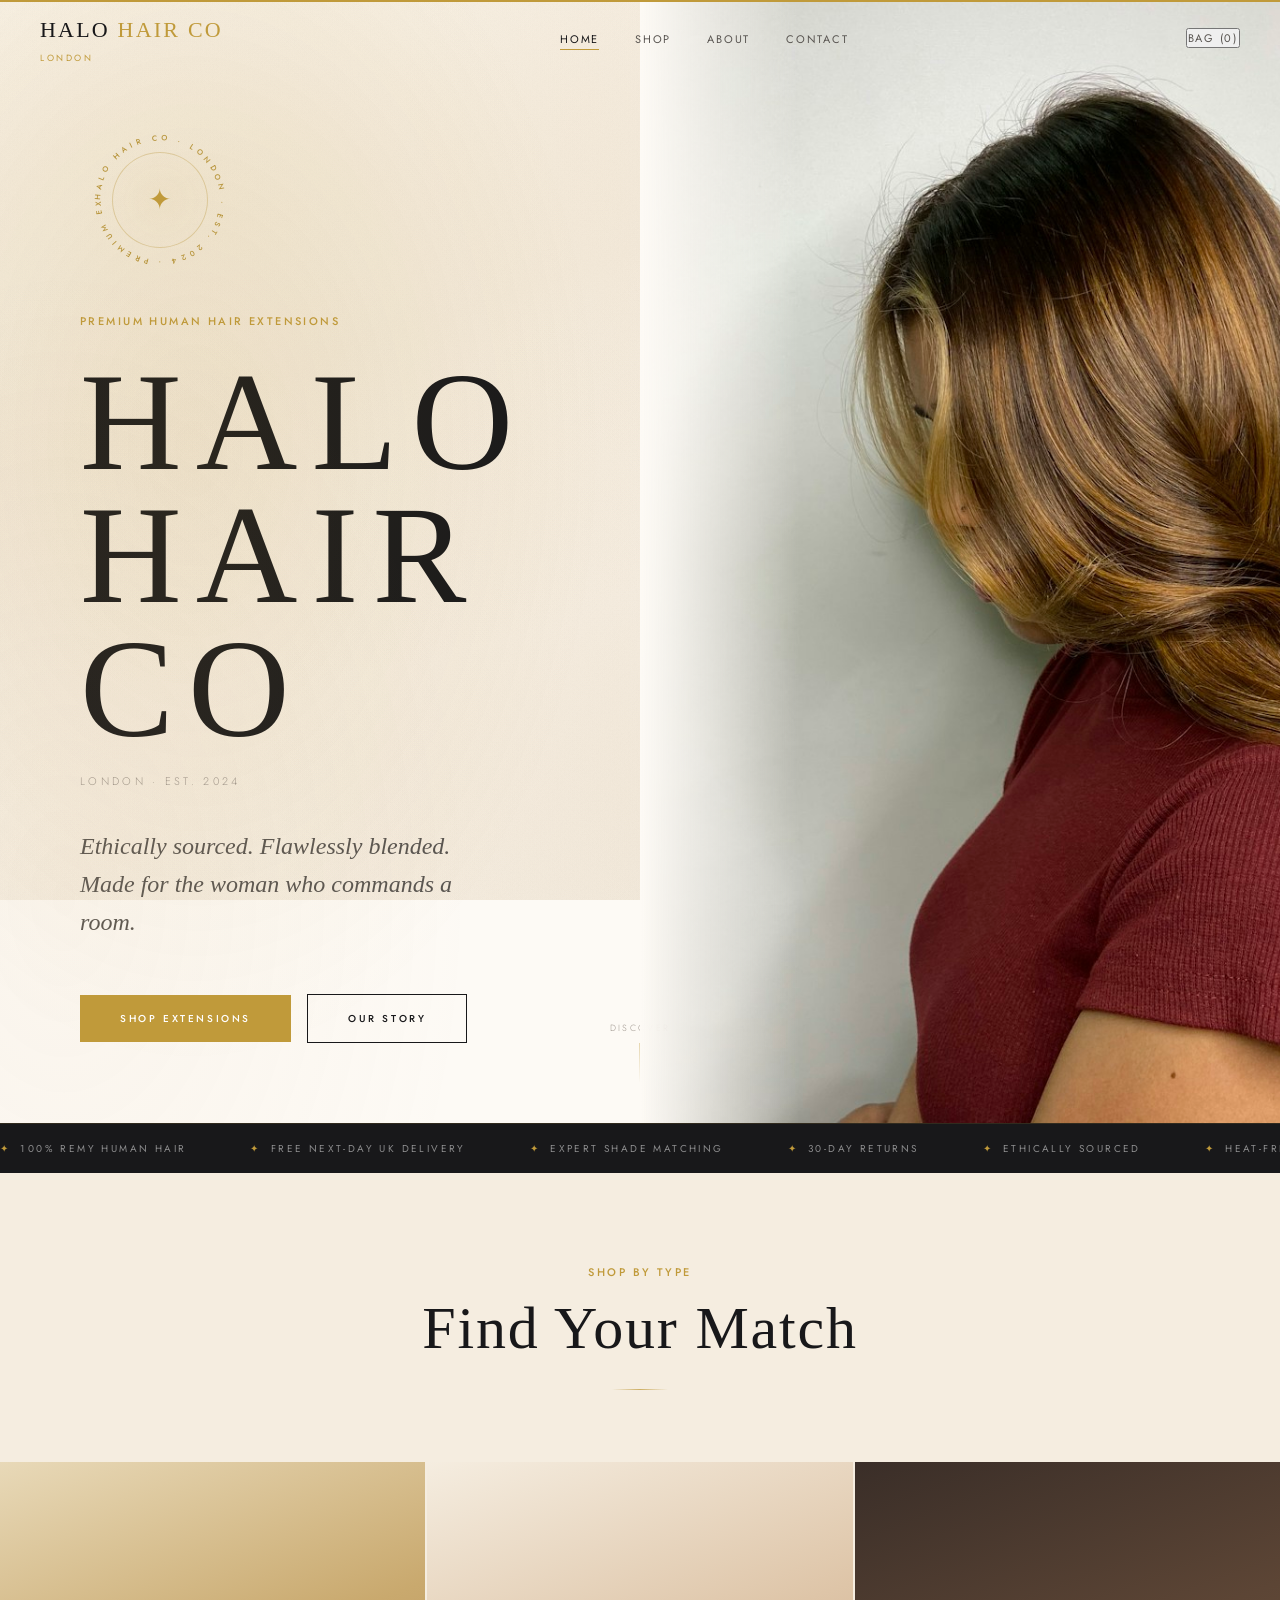
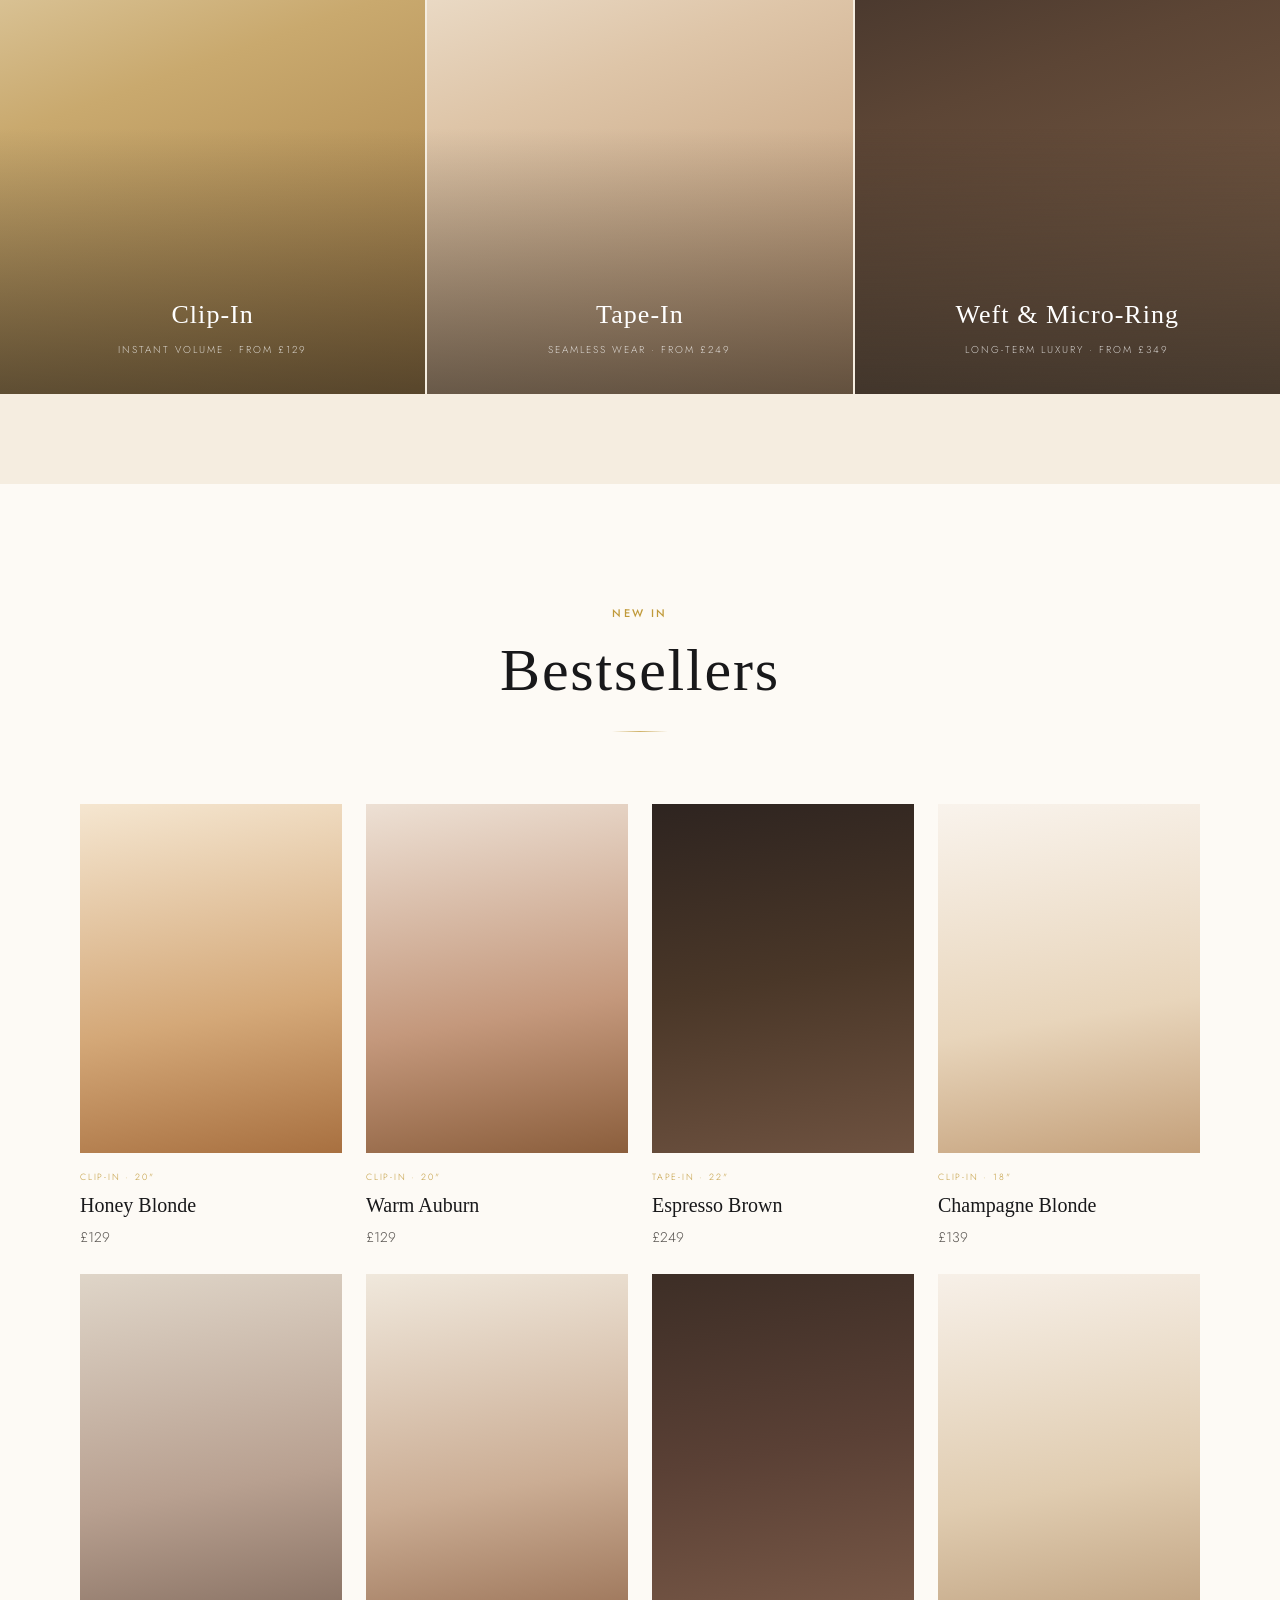
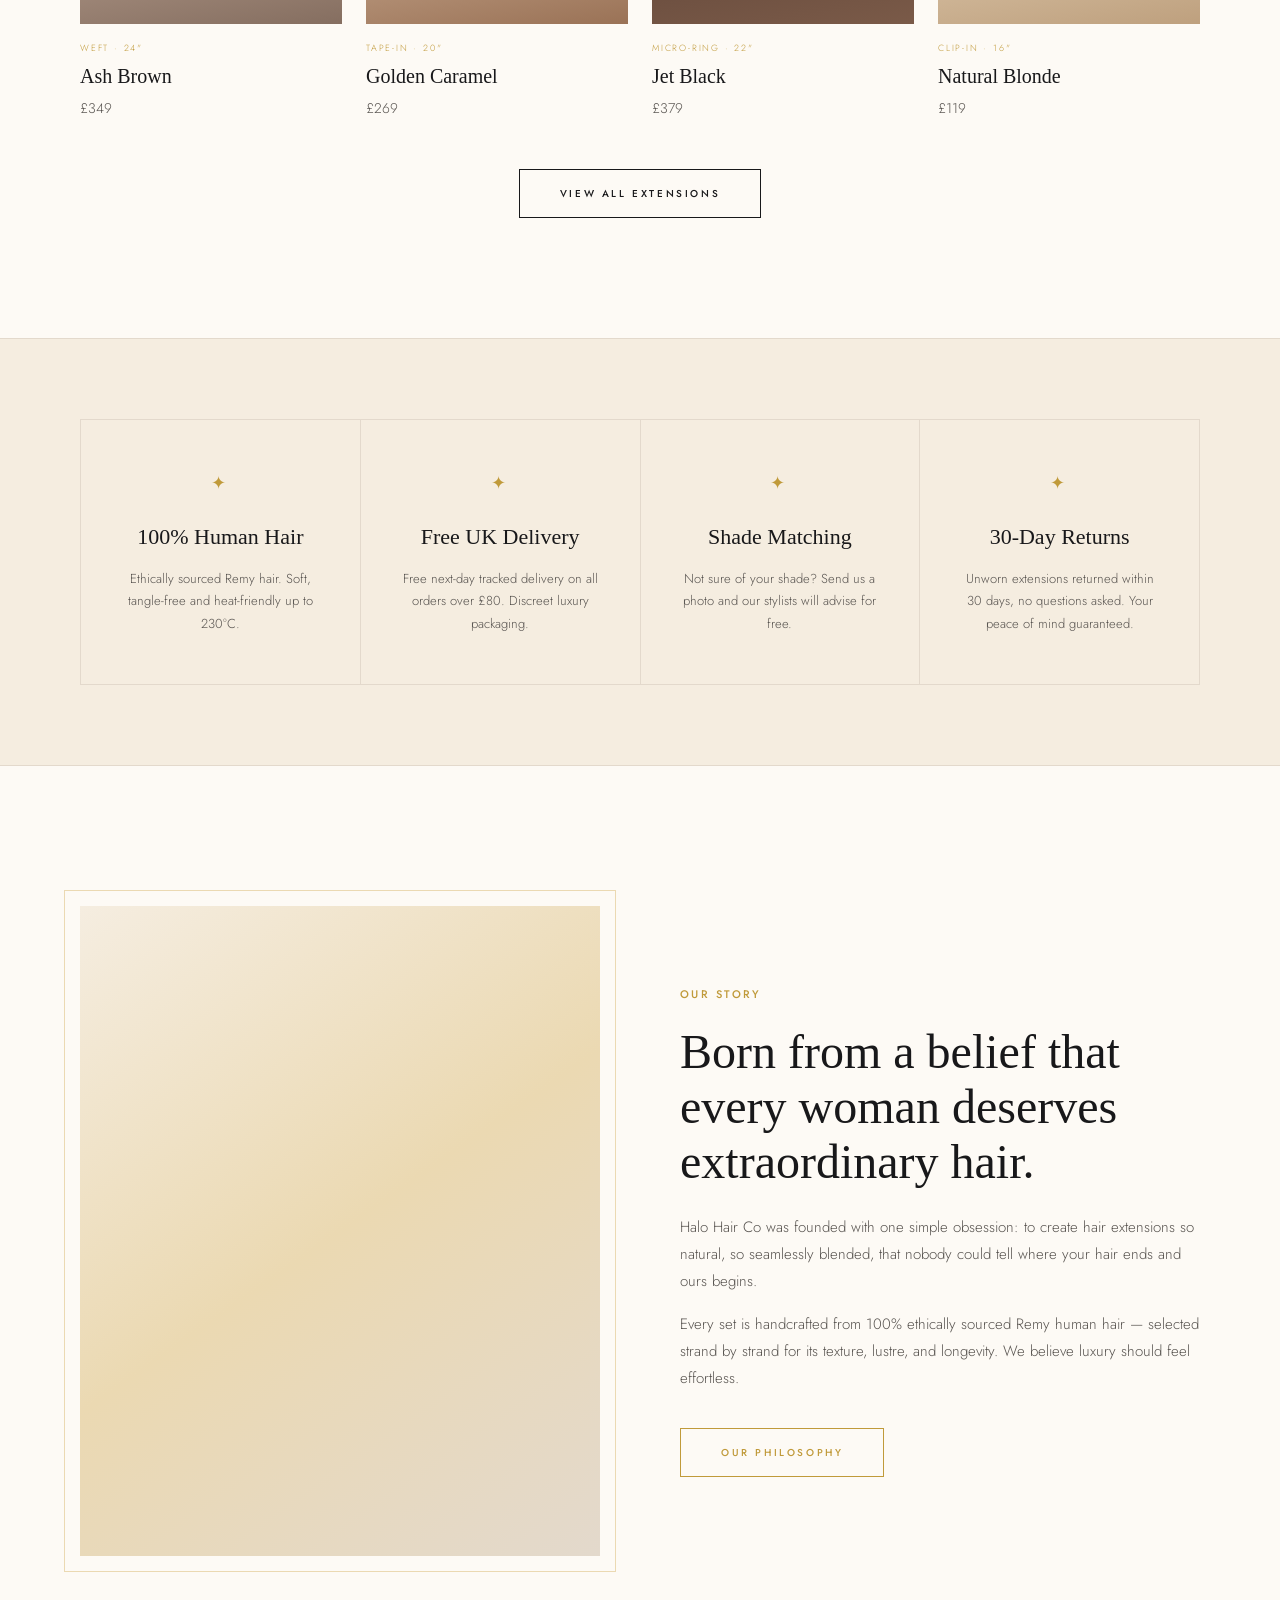
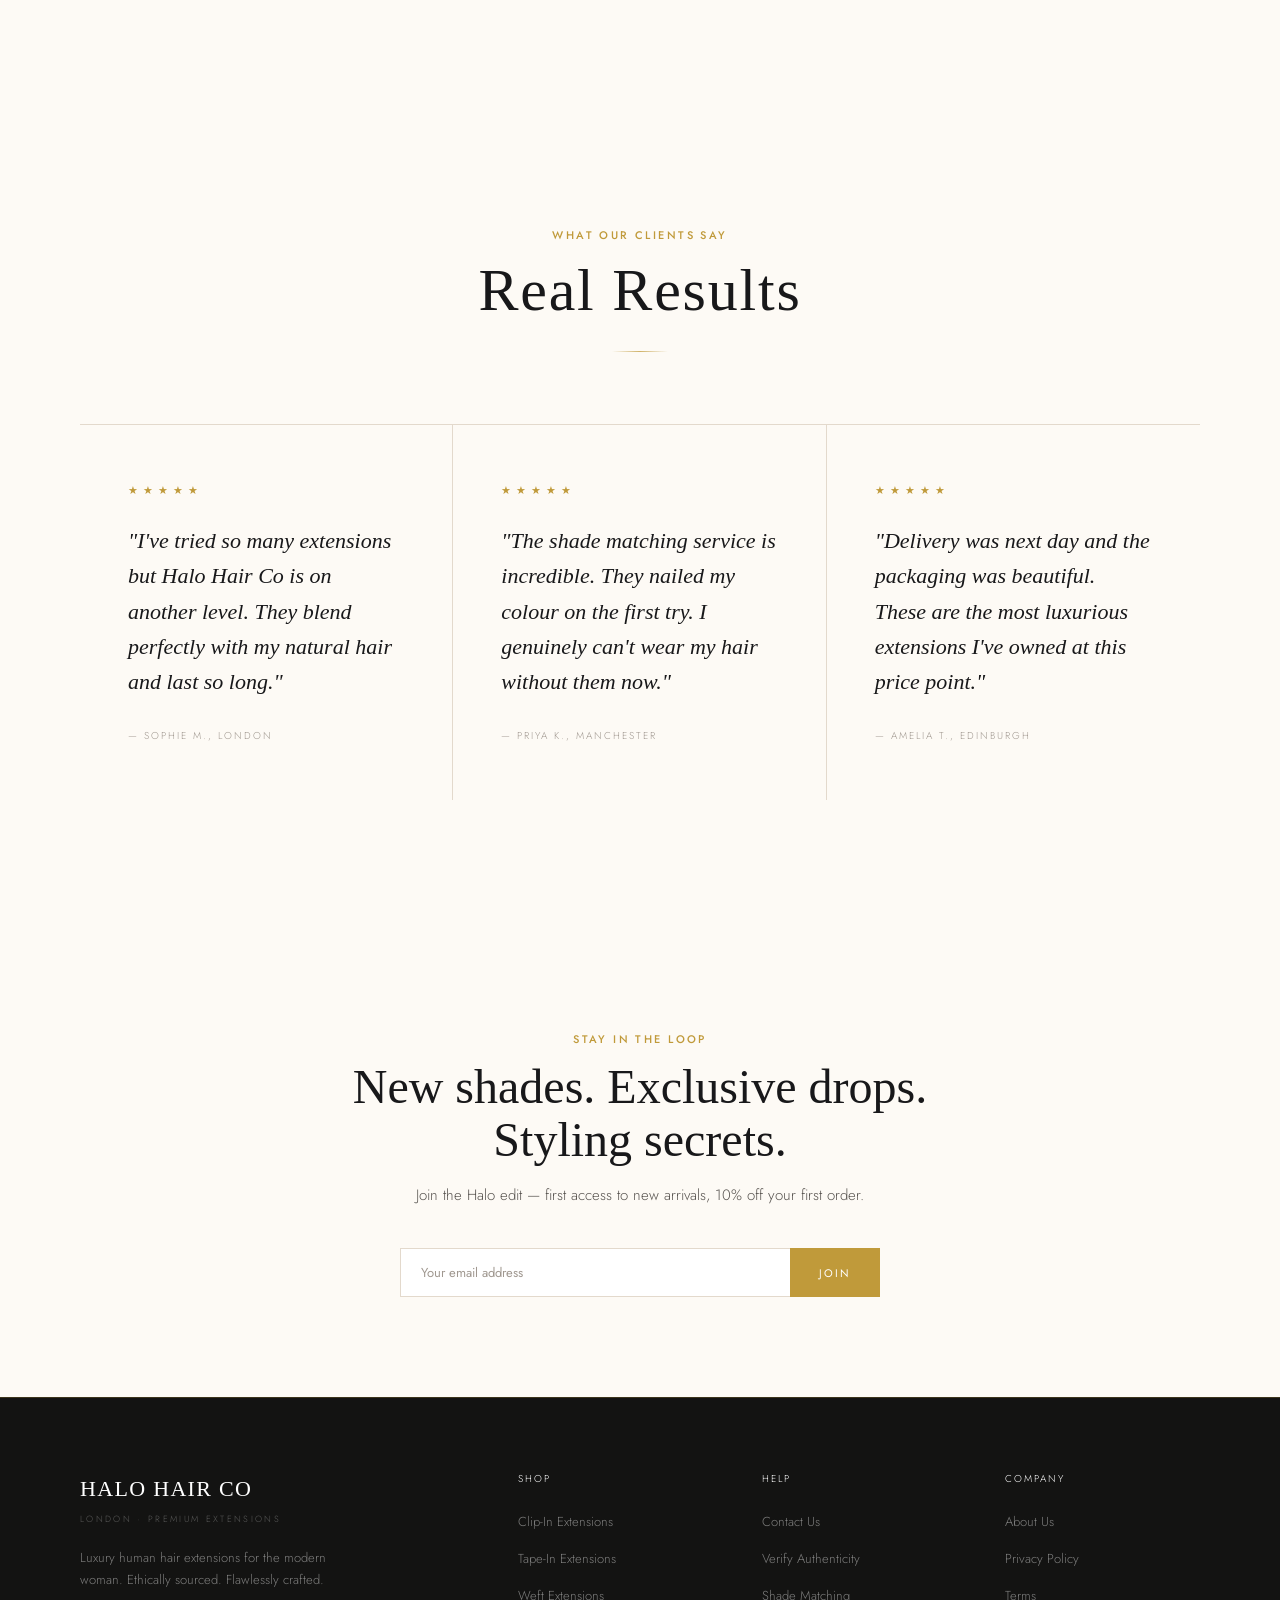
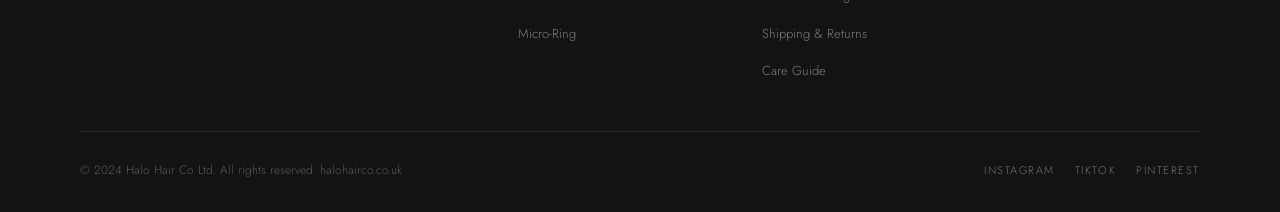
<file: index.html>
<!DOCTYPE html>
<html lang="en">
<head>
  <meta charset="UTF-8" />
  <meta name="viewport" content="width=device-width, initial-scale=1.0" />
  <title>Halo Hair Co — Premium Hair Extensions</title>
  <meta name="description" content="Luxury human hair extensions crafted for those who demand the finest. Clip-ins, tape-ins, weft and micro-ring extensions. Free UK delivery." />
  <link rel="stylesheet" href="css/style.css" />
  <link rel="icon" href="data:image/svg+xml,<svg xmlns='http://www.w3.org/2000/svg' viewBox='0 0 100 100'><text y='.9em' font-size='90'>✦</text></svg>" />
</head>
<body>

  <!-- ── HEADER ── -->
  <header class="site-header" id="siteHeader">
    <nav class="nav">
      <a href="index.html" class="nav__logo">
        HALO <span>HAIR CO</span>
        <span class="nav__logo-sub">London</span>
      </a>
      <ul class="nav__links">
        <li><a href="index.html" class="active">Home</a></li>
        <li><a href="shop.html">Shop</a></li>
        <li><a href="about.html">About</a></li>
        <li><a href="contact.html">Contact</a></li>
      </ul>
      <div class="nav__actions">
        <button class="nav__cart" id="cartToggle">Bag (0)</button>
        <button class="nav__hamburger" id="menuToggle" aria-label="Menu">
          <span></span><span></span><span></span>
        </button>
      </div>
    </nav>
  </header>

  <!-- ── CART DRAWER ── -->
  <div class="cart-overlay" id="cartOverlay"></div>
  <div class="cart-drawer" id="cartDrawer">
    <div class="cart-drawer__header">
      <h2 class="cart-drawer__title serif">Your Bag</h2>
      <button class="cart-close" id="cartClose">✕</button>
    </div>
    <div class="cart-empty" id="cartEmpty">
      <p>Your bag is empty.</p>
      <a href="shop.html" class="btn btn--outline" style="font-size:10px;padding:12px 28px;">Shop Extensions</a>
    </div>
    <div id="cartItems" style="flex:1;overflow-y:auto;display:none;"></div>
    <div class="cart-footer" id="cartFooter" style="display:none;">
      <div style="display:flex;justify-content:space-between;margin-bottom:16px;">
        <span class="label label--mid">Total</span>
        <span style="font-family:'Cormorant Garant',serif;font-size:22px;" id="cartTotal">£0.00</span>
      </div>
      <a href="#" class="btn btn--gold" style="display:block;text-align:center;">Checkout</a>
    </div>
  </div>

  <!-- ── HERO ── -->
  <section class="hero" id="hero">

    <!-- Left: content -->
    <div class="hero__content">

      <!-- Spinning halo badge -->
      <div class="hero__badge">
        <div class="hero__badge-ring">
          <svg viewBox="0 0 220 220" xmlns="http://www.w3.org/2000/svg">
            <defs>
              <path id="circlePath" d="M110,110 m-82,0 a82,82 0 1,1 164,0 a82,82 0 1,1 -164,0"/>
            </defs>
            <text font-family="Jost, sans-serif" font-size="10.5" font-weight="500" letter-spacing="5.8" fill="#B8963E" text-anchor="start">
              <textPath href="#circlePath">HALO HAIR CO · LONDON · EST. 2024 · PREMIUM EXTENSIONS ·</textPath>
            </text>
          </svg>
        </div>
        <div class="hero__badge-center">
          <span class="hero__badge-icon">✦</span>
        </div>
      </div>

      <p class="label hero__eyebrow">Premium Human Hair Extensions</p>
      <h1 class="hero__title">HALO<br>HAIR CO</h1>
      <p class="hero__subtitle">London · Est. 2024</p>
      <p class="hero__tagline">Ethically sourced. Flawlessly blended.<br>Made for the woman who commands a room.</p>
      <div class="hero__actions">
        <a href="shop.html" class="btn btn--gold">Shop Extensions</a>
        <a href="about.html" class="btn btn--outline">Our Story</a>
      </div>
    </div>

    <!-- Right: model photo -->
    <div class="hero__image">
      <img src="images/hero.jpg" alt="Woman with long, luxurious hair extensions" />
    </div>

    <div class="hero__scroll">
      <span>Discover</span>
      <div class="hero__scroll-line"></div>
    </div>
  </section>

  <!-- ── MARQUEE ── -->
  <div class="marquee-strip">
    <div class="marquee-track">
      <span><em>✦</em>100% Remy Human Hair</span>
      <span><em>✦</em>Free Next-Day UK Delivery</span>
      <span><em>✦</em>Expert Shade Matching</span>
      <span><em>✦</em>30-Day Returns</span>
      <span><em>✦</em>Ethically Sourced</span>
      <span><em>✦</em>Heat-Friendly to 230°C</span>
      <span><em>✦</em>100% Remy Human Hair</span>
      <span><em>✦</em>Free Next-Day UK Delivery</span>
      <span><em>✦</em>Expert Shade Matching</span>
      <span><em>✦</em>30-Day Returns</span>
      <span><em>✦</em>Ethically Sourced</span>
      <span><em>✦</em>Heat-Friendly to 230°C</span>
    </div>
  </div>

  <!-- ── CATEGORIES ── -->
  <section class="categories">
    <div class="container">
      <div class="section__header">
        <p class="label">Shop by Type</p>
        <h2 class="section__title">Find Your Match</h2>
        <div class="divider"></div>
      </div>
    </div>
    <div class="categories__grid">
      <a href="shop.html?type=clip-in" class="category-card">
        <div class="category-card__img"></div>
        <div class="category-card__overlay">
          <p class="category-card__name">Clip-In</p>
          <p class="category-card__sub">Instant volume · From £129</p>
        </div>
      </a>
      <a href="shop.html?type=tape-in" class="category-card">
        <div class="category-card__img"></div>
        <div class="category-card__overlay">
          <p class="category-card__name">Tape-In</p>
          <p class="category-card__sub">Seamless wear · From £249</p>
        </div>
      </a>
      <a href="shop.html?type=weft" class="category-card">
        <div class="category-card__img"></div>
        <div class="category-card__overlay">
          <p class="category-card__name">Weft & Micro-Ring</p>
          <p class="category-card__sub">Long-term luxury · From £349</p>
        </div>
      </a>
    </div>
  </section>

  <!-- ── FEATURED PRODUCTS ── -->
  <section class="section">
    <div class="container">
      <div class="section__header">
        <p class="label">New In</p>
        <h2 class="section__title">Bestsellers</h2>
        <div class="divider"></div>
      </div>
      <div class="products__grid">

        <div class="product-card" data-id="1" data-name="Honey Blonde Clip-In Set" data-price="129">
          <div class="product-card__img">
            <div class="product-card__img-inner"></div>
            <button class="product-card__quick-add" onclick="addToCart(1,'Honey Blonde Clip-In Set',129)">Add to Bag</button>
          </div>
          <p class="product-card__label">Clip-In · 20"</p>
          <p class="product-card__name">Honey Blonde</p>
          <p class="product-card__price">£129</p>
        </div>

        <div class="product-card" data-id="2" data-name="Warm Auburn Clip-In Set" data-price="129">
          <div class="product-card__img">
            <div class="product-card__img-inner"></div>
            <button class="product-card__quick-add" onclick="addToCart(2,'Warm Auburn Clip-In Set',129)">Add to Bag</button>
          </div>
          <p class="product-card__label">Clip-In · 20"</p>
          <p class="product-card__name">Warm Auburn</p>
          <p class="product-card__price">£129</p>
        </div>

        <div class="product-card" data-id="3" data-name="Espresso Brown Tape-In" data-price="249">
          <div class="product-card__img">
            <div class="product-card__img-inner"></div>
            <button class="product-card__quick-add" onclick="addToCart(3,'Espresso Brown Tape-In',249)">Add to Bag</button>
          </div>
          <p class="product-card__label">Tape-In · 22"</p>
          <p class="product-card__name">Espresso Brown</p>
          <p class="product-card__price">£249</p>
        </div>

        <div class="product-card" data-id="4" data-name="Champagne Blonde Clip-In" data-price="139">
          <div class="product-card__img">
            <div class="product-card__img-inner"></div>
            <button class="product-card__quick-add" onclick="addToCart(4,'Champagne Blonde Clip-In',139)">Add to Bag</button>
          </div>
          <p class="product-card__label">Clip-In · 18"</p>
          <p class="product-card__name">Champagne Blonde</p>
          <p class="product-card__price">£139</p>
        </div>

        <div class="product-card" data-id="5" data-name="Ash Brown Weft" data-price="349">
          <div class="product-card__img">
            <div class="product-card__img-inner"></div>
            <button class="product-card__quick-add" onclick="addToCart(5,'Ash Brown Weft',349)">Add to Bag</button>
          </div>
          <p class="product-card__label">Weft · 24"</p>
          <p class="product-card__name">Ash Brown</p>
          <p class="product-card__price">£349</p>
        </div>

        <div class="product-card" data-id="6" data-name="Golden Caramel Tape-In" data-price="269">
          <div class="product-card__img">
            <div class="product-card__img-inner"></div>
            <button class="product-card__quick-add" onclick="addToCart(6,'Golden Caramel Tape-In',269)">Add to Bag</button>
          </div>
          <p class="product-card__label">Tape-In · 20"</p>
          <p class="product-card__name">Golden Caramel</p>
          <p class="product-card__price">£269</p>
        </div>

        <div class="product-card" data-id="7" data-name="Jet Black Micro-Ring" data-price="379">
          <div class="product-card__img">
            <div class="product-card__img-inner"></div>
            <button class="product-card__quick-add" onclick="addToCart(7,'Jet Black Micro-Ring',379)">Add to Bag</button>
          </div>
          <p class="product-card__label">Micro-Ring · 22"</p>
          <p class="product-card__name">Jet Black</p>
          <p class="product-card__price">£379</p>
        </div>

        <div class="product-card" data-id="8" data-name="Natural Blonde Clip-In" data-price="119">
          <div class="product-card__img">
            <div class="product-card__img-inner"></div>
            <button class="product-card__quick-add" onclick="addToCart(8,'Natural Blonde Clip-In',119)">Add to Bag</button>
          </div>
          <p class="product-card__label">Clip-In · 16"</p>
          <p class="product-card__name">Natural Blonde</p>
          <p class="product-card__price">£119</p>
        </div>

      </div>
      <div style="text-align:center;margin-top:48px;">
        <a href="shop.html" class="btn btn--outline">View All Extensions</a>
      </div>
    </div>
  </section>

  <!-- ── PROMISE ── -->
  <section class="promise">
    <div class="container">
      <div class="promise__grid">
        <div>
          <div class="promise__item-icon">✦</div>
          <p class="promise__item-title">100% Human Hair</p>
          <p class="promise__item-text">Ethically sourced Remy hair. Soft, tangle-free and heat-friendly up to 230°C.</p>
        </div>
        <div>
          <div class="promise__item-icon">✦</div>
          <p class="promise__item-title">Free UK Delivery</p>
          <p class="promise__item-text">Free next-day tracked delivery on all orders over £80. Discreet luxury packaging.</p>
        </div>
        <div>
          <div class="promise__item-icon">✦</div>
          <p class="promise__item-title">Shade Matching</p>
          <p class="promise__item-text">Not sure of your shade? Send us a photo and our stylists will advise for free.</p>
        </div>
        <div>
          <div class="promise__item-icon">✦</div>
          <p class="promise__item-title">30-Day Returns</p>
          <p class="promise__item-text">Unworn extensions returned within 30 days, no questions asked. Your peace of mind guaranteed.</p>
        </div>
      </div>
    </div>
  </section>

  <!-- ── STORY ── -->
  <section class="story">
    <div class="container">
      <div class="story__inner">
        <div class="story__visual"></div>
        <div class="story__content">
          <p class="label">Our Story</p>
          <h2 class="story__title">Born from a belief that every woman deserves extraordinary hair.</h2>
          <p class="story__text">Halo Hair Co was founded with one simple obsession: to create hair extensions so natural, so seamlessly blended, that nobody could tell where your hair ends and ours begins.</p>
          <p class="story__text">Every set is handcrafted from 100% ethically sourced Remy human hair — selected strand by strand for its texture, lustre, and longevity. We believe luxury should feel effortless.</p>
          <div class="story__cta">
            <a href="about.html" class="btn btn--outline-gold">Our Philosophy</a>
          </div>
        </div>
      </div>
    </div>
  </section>

  <!-- ── TESTIMONIALS ── -->
  <section class="testimonials">
    <div class="container">
      <p class="label">What Our Clients Say</p>
      <h2 class="section__title" style="margin-top:12px;">Real Results</h2>
      <div class="divider"></div>
      <div class="testimonials__grid">
        <div class="testimonial">
          <div class="testimonial__stars">★★★★★</div>
          <p class="testimonial__quote">"I've tried so many extensions but Halo Hair Co is on another level. They blend perfectly with my natural hair and last so long."</p>
          <p class="testimonial__author">— Sophie M., London</p>
        </div>
        <div class="testimonial">
          <div class="testimonial__stars">★★★★★</div>
          <p class="testimonial__quote">"The shade matching service is incredible. They nailed my colour on the first try. I genuinely can't wear my hair without them now."</p>
          <p class="testimonial__author">— Priya K., Manchester</p>
        </div>
        <div class="testimonial">
          <div class="testimonial__stars">★★★★★</div>
          <p class="testimonial__quote">"Delivery was next day and the packaging was beautiful. These are the most luxurious extensions I've owned at this price point."</p>
          <p class="testimonial__author">— Amelia T., Edinburgh</p>
        </div>
      </div>
    </div>
  </section>

  <!-- ── NEWSLETTER ── -->
  <section class="newsletter">
    <div class="container--narrow">
      <p class="label">Stay in the Loop</p>
      <h2 class="newsletter__title">New shades. Exclusive drops.<br>Styling secrets.</h2>
      <p class="newsletter__sub">Join the Halo edit — first access to new arrivals, 10% off your first order.</p>
      <form class="newsletter__form" onsubmit="handleNewsletterSubmit(event)">
        <input type="email" class="newsletter__input" placeholder="Your email address" required />
        <button type="submit" class="newsletter__btn">Join</button>
      </form>
    </div>
  </section>

  <!-- ── FOOTER ── -->
  <footer class="site-footer">
    <div class="container">
      <div class="footer__grid">
        <div>
          <p class="footer__brand-name">HALO HAIR CO</p>
          <p class="footer__brand-sub">London · Premium Extensions</p>
          <p class="footer__brand-text">Luxury human hair extensions for the modern woman. Ethically sourced. Flawlessly crafted.</p>
        </div>
        <div>
          <p class="footer__col-title">Shop</p>
          <ul class="footer__links">
            <li><a href="shop.html?type=clip-in">Clip-In Extensions</a></li>
            <li><a href="shop.html?type=tape-in">Tape-In Extensions</a></li>
            <li><a href="shop.html?type=weft">Weft Extensions</a></li>
            <li><a href="shop.html?type=micro-ring">Micro-Ring</a></li>
          </ul>
        </div>
        <div>
          <p class="footer__col-title">Help</p>
          <ul class="footer__links">
            <li><a href="contact.html">Contact Us</a></li>
            <li><a href="verify.html">Verify Authenticity</a></li>
            <li><a href="shade-matching.html">Shade Matching</a></li>
            <li><a href="shipping.html">Shipping & Returns</a></li>
            <li><a href="care-guide.html">Care Guide</a></li>
          </ul>
        </div>
        <div>
          <p class="footer__col-title">Company</p>
          <ul class="footer__links">
            <li><a href="about.html">About Us</a></li>
            <li><a href="privacy.html">Privacy Policy</a></li>
            <li><a href="terms.html">Terms</a></li>
          </ul>
        </div>
      </div>
      <div class="footer__bottom">
        <p class="footer__copy">© 2024 Halo Hair Co Ltd. All rights reserved. halohairco.co.uk</p>
        <div class="footer__social">
          <a href="#">Instagram</a>
          <a href="#">TikTok</a>
          <a href="#">Pinterest</a>
        </div>
      </div>
    </div>
  </footer>

  <script src="js/main.js"></script>
</body>
</html>
</file>
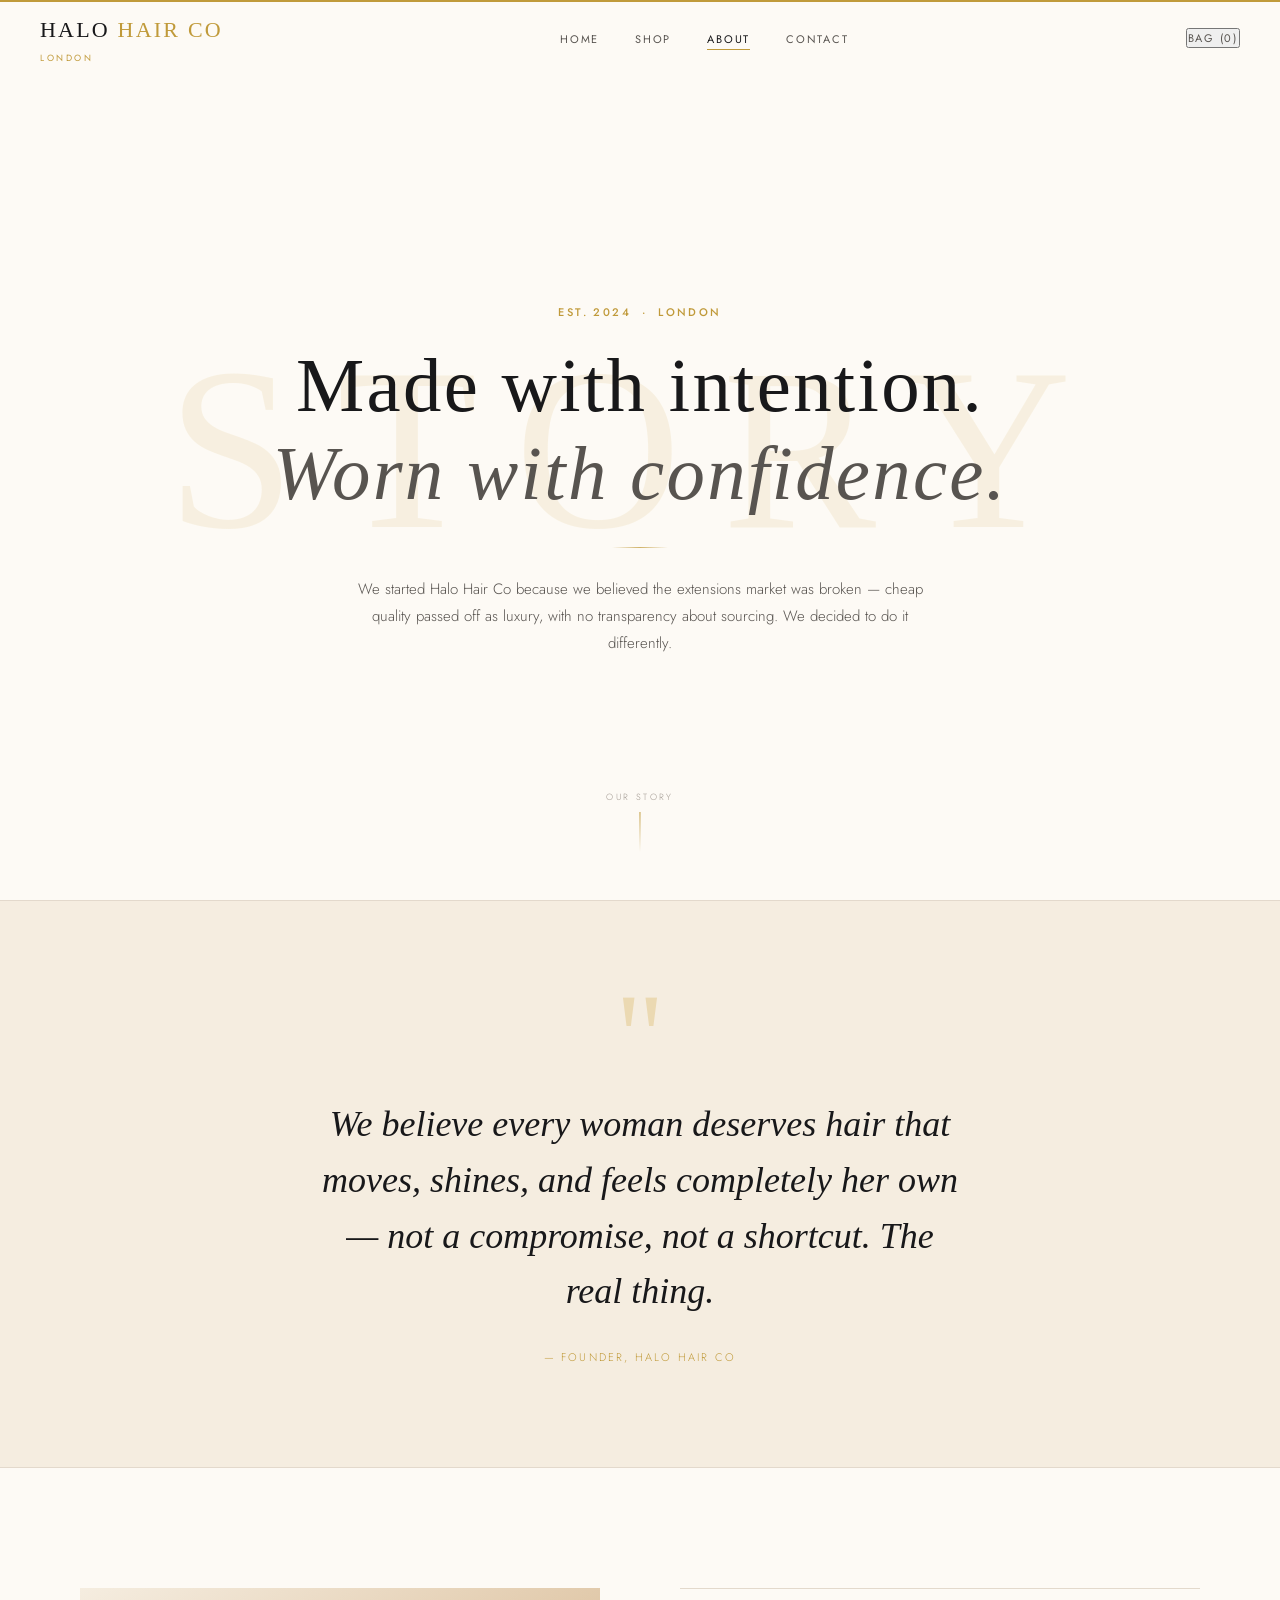
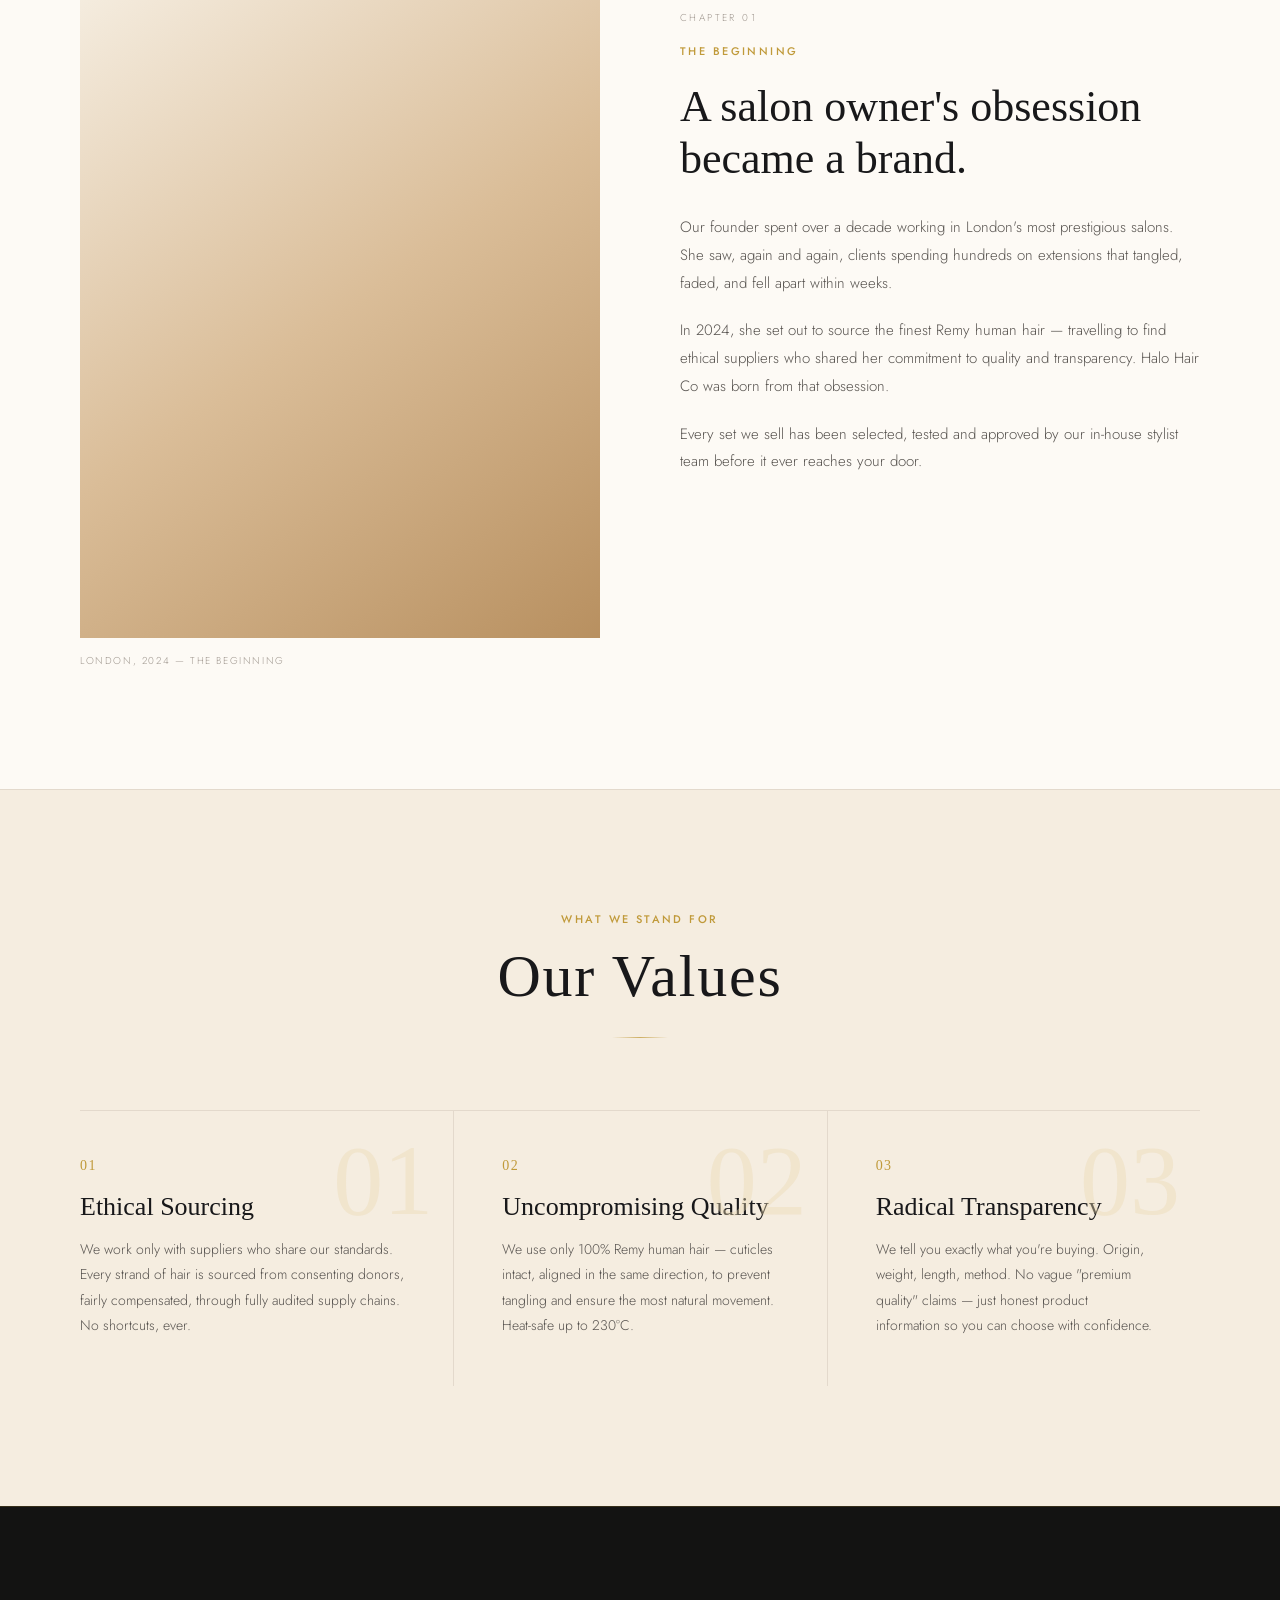
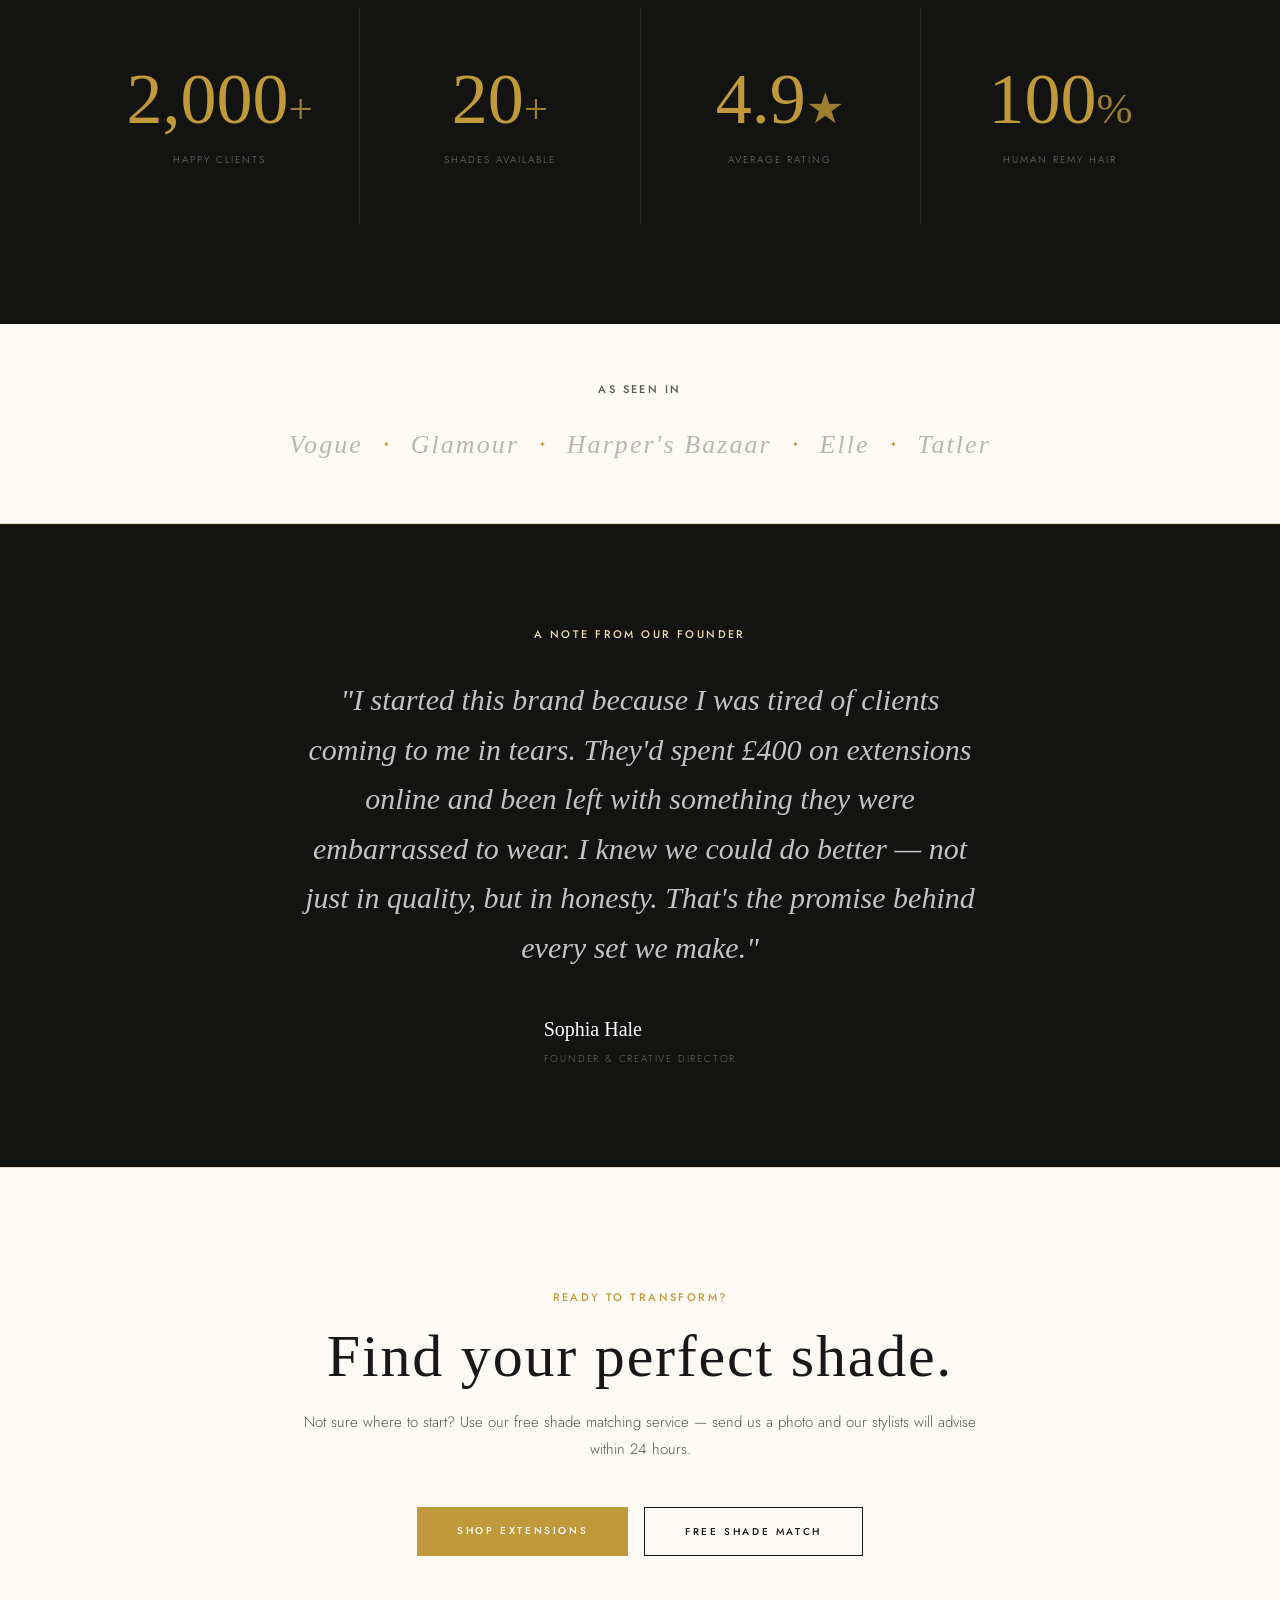
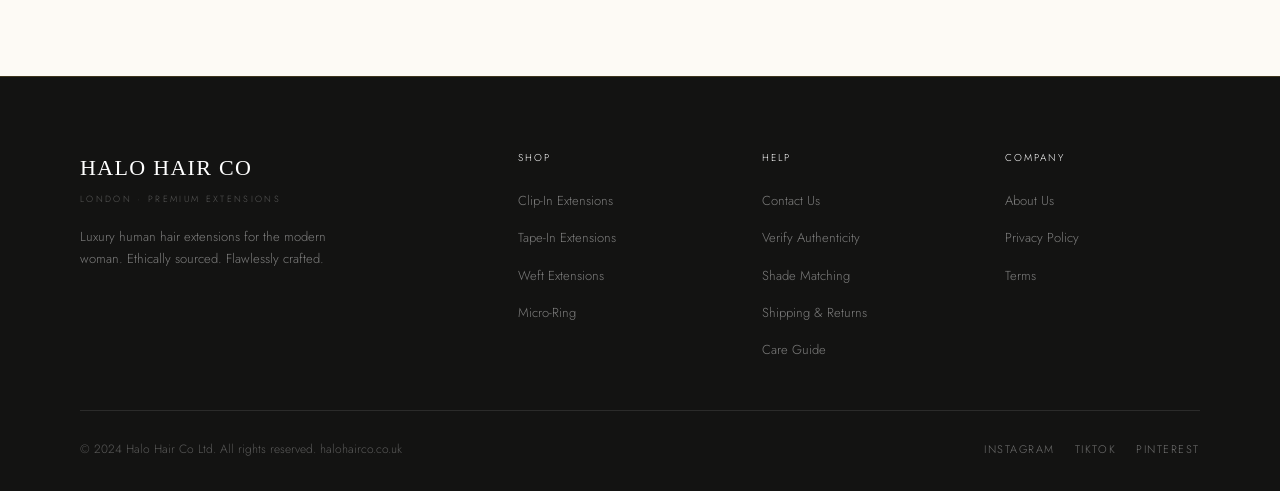
<file: about.html>
<!DOCTYPE html>
<html lang="en">
<head>
  <meta charset="UTF-8" />
  <meta name="viewport" content="width=device-width, initial-scale=1.0" />
  <title>About — Halo Hair Co</title>
  <meta name="description" content="The story behind Halo Hair Co — premium human hair extensions, ethically sourced and handcrafted in the UK." />
  <link rel="stylesheet" href="css/style.css" />
</head>
<body>

  <!-- ── HEADER ── -->
  <header class="site-header" id="siteHeader">
    <nav class="nav">
      <a href="index.html" class="nav__logo">
        HALO <span>HAIR CO</span>
        <span class="nav__logo-sub">London</span>
      </a>
      <ul class="nav__links">
        <li><a href="index.html">Home</a></li>
        <li><a href="shop.html">Shop</a></li>
        <li><a href="about.html" class="active">About</a></li>
        <li><a href="contact.html">Contact</a></li>
      </ul>
      <div class="nav__actions">
        <button class="nav__cart" id="cartToggle">Bag (0)</button>
        <button class="nav__hamburger" id="menuToggle" aria-label="Menu">
          <span></span><span></span><span></span>
        </button>
      </div>
    </nav>
  </header>

  <!-- ── CART DRAWER ── -->
  <div class="cart-overlay" id="cartOverlay"></div>
  <div class="cart-drawer" id="cartDrawer">
    <div class="cart-drawer__header">
      <h2 class="cart-drawer__title serif">Your Bag</h2>
      <button class="cart-close" id="cartClose">✕</button>
    </div>
    <div class="cart-empty" id="cartEmpty">
      <p>Your bag is empty.</p>
      <a href="shop.html" class="btn btn--outline" style="font-size:10px;padding:12px 28px;">Shop Extensions</a>
    </div>
    <div id="cartItems" style="flex:1;overflow-y:auto;display:none;"></div>
    <div class="cart-footer" id="cartFooter" style="display:none;">
      <div style="display:flex;justify-content:space-between;margin-bottom:16px;">
        <span class="label label--mid">Total</span>
        <span style="font-family:'Cormorant Garant',serif;font-size:22px;" id="cartTotal">£0.00</span>
      </div>
      <a href="#" class="btn btn--gold" style="display:block;text-align:center;">Checkout</a>
    </div>
  </div>

  <!-- ── ABOUT HERO ── -->
  <section class="about-page-hero">
    <div class="about-page-hero__bg">STORY</div>
    <div class="about-page-hero__content">
      <p class="label">Est. 2024 &nbsp;·&nbsp; London</p>
      <h1 class="about-page-hero__title">Made with intention.<br><em>Worn with confidence.</em></h1>
      <div class="divider"></div>
      <p class="about-page-hero__sub">We started Halo Hair Co because we believed the extensions market was broken — cheap quality passed off as luxury, with no transparency about sourcing. We decided to do it differently.</p>
    </div>
    <div class="about-page-hero__scroll">
      <span>Our Story</span>
      <div class="hero__scroll-line"></div>
    </div>
  </section>

  <!-- ── PULL QUOTE ── -->
  <section class="about-pull">
    <div class="container--narrow">
      <div class="about-pull__inner">
        <span class="about-pull__mark">"</span>
        <blockquote class="about-pull__quote">We believe every woman deserves hair that moves, shines, and feels completely her own — not a compromise, not a shortcut. The real thing.</blockquote>
        <p class="about-pull__attr">— Founder, Halo Hair Co</p>
      </div>
    </div>
  </section>

  <!-- ── STORY ── -->
  <section class="about-story">
    <div class="container">
      <div class="about-story__grid">

        <div class="about-story__visual">
          <div class="about-story__img" style="background:linear-gradient(145deg,#F5EDE0 0%,#DABD98 50%,#B89060 100%);"></div>
          <p class="about-story__caption">London, 2024 — the beginning</p>
        </div>

        <div class="about-story__text">
          <span class="about-story__chapter">Chapter 01</span>
          <p class="label" style="margin:16px 0 20px;">The Beginning</p>
          <h2 class="about-story__title">A salon owner's obsession became a brand.</h2>
          <p class="about-story__body">Our founder spent over a decade working in London's most prestigious salons. She saw, again and again, clients spending hundreds on extensions that tangled, faded, and fell apart within weeks.</p>
          <p class="about-story__body">In 2024, she set out to source the finest Remy human hair — travelling to find ethical suppliers who shared her commitment to quality and transparency. Halo Hair Co was born from that obsession.</p>
          <p class="about-story__body">Every set we sell has been selected, tested and approved by our in-house stylist team before it ever reaches your door.</p>
        </div>

      </div>
    </div>
  </section>

  <!-- ── VALUES ── -->
  <section class="about-values">
    <div class="container">
      <div class="section__header">
        <p class="label">What We Stand For</p>
        <h2 class="section__title">Our Values</h2>
        <div class="divider"></div>
      </div>
      <div class="about-values__grid">

        <div class="value-item">
          <div class="value-item__num-bg">01</div>
          <p class="value-item__number">01</p>
          <h3 class="value-item__title">Ethical Sourcing</h3>
          <p class="value-item__text">We work only with suppliers who share our standards. Every strand of hair is sourced from consenting donors, fairly compensated, through fully audited supply chains. No shortcuts, ever.</p>
        </div>

        <div class="value-item">
          <div class="value-item__num-bg">02</div>
          <p class="value-item__number">02</p>
          <h3 class="value-item__title">Uncompromising Quality</h3>
          <p class="value-item__text">We use only 100% Remy human hair — cuticles intact, aligned in the same direction, to prevent tangling and ensure the most natural movement. Heat-safe up to 230°C.</p>
        </div>

        <div class="value-item">
          <div class="value-item__num-bg">03</div>
          <p class="value-item__number">03</p>
          <h3 class="value-item__title">Radical Transparency</h3>
          <p class="value-item__text">We tell you exactly what you're buying. Origin, weight, length, method. No vague "premium quality" claims — just honest product information so you can choose with confidence.</p>
        </div>

      </div>
    </div>
  </section>

  <!-- ── STATS ── -->
  <section class="about-stats">
    <div class="container">
      <div class="about-stats__grid">
        <div class="about-stats__item">
          <p class="about-stats__number">2,000<span>+</span></p>
          <p class="about-stats__label">Happy Clients</p>
        </div>
        <div class="about-stats__item">
          <p class="about-stats__number">20<span>+</span></p>
          <p class="about-stats__label">Shades Available</p>
        </div>
        <div class="about-stats__item">
          <p class="about-stats__number">4.9<span>★</span></p>
          <p class="about-stats__label">Average Rating</p>
        </div>
        <div class="about-stats__item">
          <p class="about-stats__number">100<span>%</span></p>
          <p class="about-stats__label">Human Remy Hair</p>
        </div>
      </div>
    </div>
  </section>

  <!-- ── PRESS ── -->
  <section class="about-press">
    <div class="container">
      <p class="about-press__label label label--mid">As seen in</p>
      <div class="about-press__logos">
        <span>Vogue</span>
        <span class="about-press__dot">✦</span>
        <span>Glamour</span>
        <span class="about-press__dot">✦</span>
        <span>Harper's Bazaar</span>
        <span class="about-press__dot">✦</span>
        <span>Elle</span>
        <span class="about-press__dot">✦</span>
        <span>Tatler</span>
      </div>
    </div>
  </section>

  <!-- ── FOUNDER NOTE ── -->
  <section class="about-founder">
    <div class="container--narrow">
      <p class="label" style="color:var(--gold-pale);margin-bottom:32px;">A Note from Our Founder</p>
      <p class="about-founder__quote">"I started this brand because I was tired of clients coming to me in tears. They'd spent £400 on extensions online and been left with something they were embarrassed to wear. I knew we could do better — not just in quality, but in honesty. That's the promise behind every set we make."</p>
      <div style="display:flex;align-items:center;gap:20px;margin-top:40px;">
        <div class="about-founder__sig">
          <p class="about-founder__name">Sophia Hale</p>
          <p class="about-founder__role">Founder & Creative Director</p>
        </div>
      </div>
    </div>
  </section>

  <!-- ── CTA ── -->
  <section class="about-cta">
    <div class="container--narrow">
      <p class="label">Ready to Transform?</p>
      <h2 class="about-cta__title">Find your perfect shade.</h2>
      <p class="about-cta__sub">Not sure where to start? Use our free shade matching service — send us a photo and our stylists will advise within 24 hours.</p>
      <div class="about-cta__actions">
        <a href="shop.html" class="btn btn--gold">Shop Extensions</a>
        <a href="contact.html" class="btn btn--outline">Free Shade Match</a>
      </div>
    </div>
  </section>

  <!-- ── FOOTER ── -->
  <footer class="site-footer">
    <div class="container">
      <div class="footer__grid">
        <div>
          <p class="footer__brand-name">HALO HAIR CO</p>
          <p class="footer__brand-sub">London · Premium Extensions</p>
          <p class="footer__brand-text">Luxury human hair extensions for the modern woman. Ethically sourced. Flawlessly crafted.</p>
        </div>
        <div>
          <p class="footer__col-title">Shop</p>
          <ul class="footer__links">
            <li><a href="shop.html?type=clip-in">Clip-In Extensions</a></li>
            <li><a href="shop.html?type=tape-in">Tape-In Extensions</a></li>
            <li><a href="shop.html?type=weft">Weft Extensions</a></li>
            <li><a href="shop.html?type=micro-ring">Micro-Ring</a></li>
          </ul>
        </div>
        <div>
          <p class="footer__col-title">Help</p>
          <ul class="footer__links">
            <li><a href="contact.html">Contact Us</a></li>
            <li><a href="verify.html">Verify Authenticity</a></li>
            <li><a href="shade-matching.html">Shade Matching</a></li>
            <li><a href="shipping.html">Shipping & Returns</a></li>
            <li><a href="care-guide.html">Care Guide</a></li>
          </ul>
        </div>
        <div>
          <p class="footer__col-title">Company</p>
          <ul class="footer__links">
            <li><a href="about.html">About Us</a></li>
            <li><a href="privacy.html">Privacy Policy</a></li>
            <li><a href="terms.html">Terms</a></li>
          </ul>
        </div>
      </div>
      <div class="footer__bottom">
        <p class="footer__copy">© 2024 Halo Hair Co Ltd. All rights reserved. halohairco.co.uk</p>
        <div class="footer__social">
          <a href="#">Instagram</a>
          <a href="#">TikTok</a>
          <a href="#">Pinterest</a>
        </div>
      </div>
    </div>
  </footer>

  <script src="js/main.js"></script>
</body>
</html>
</file>
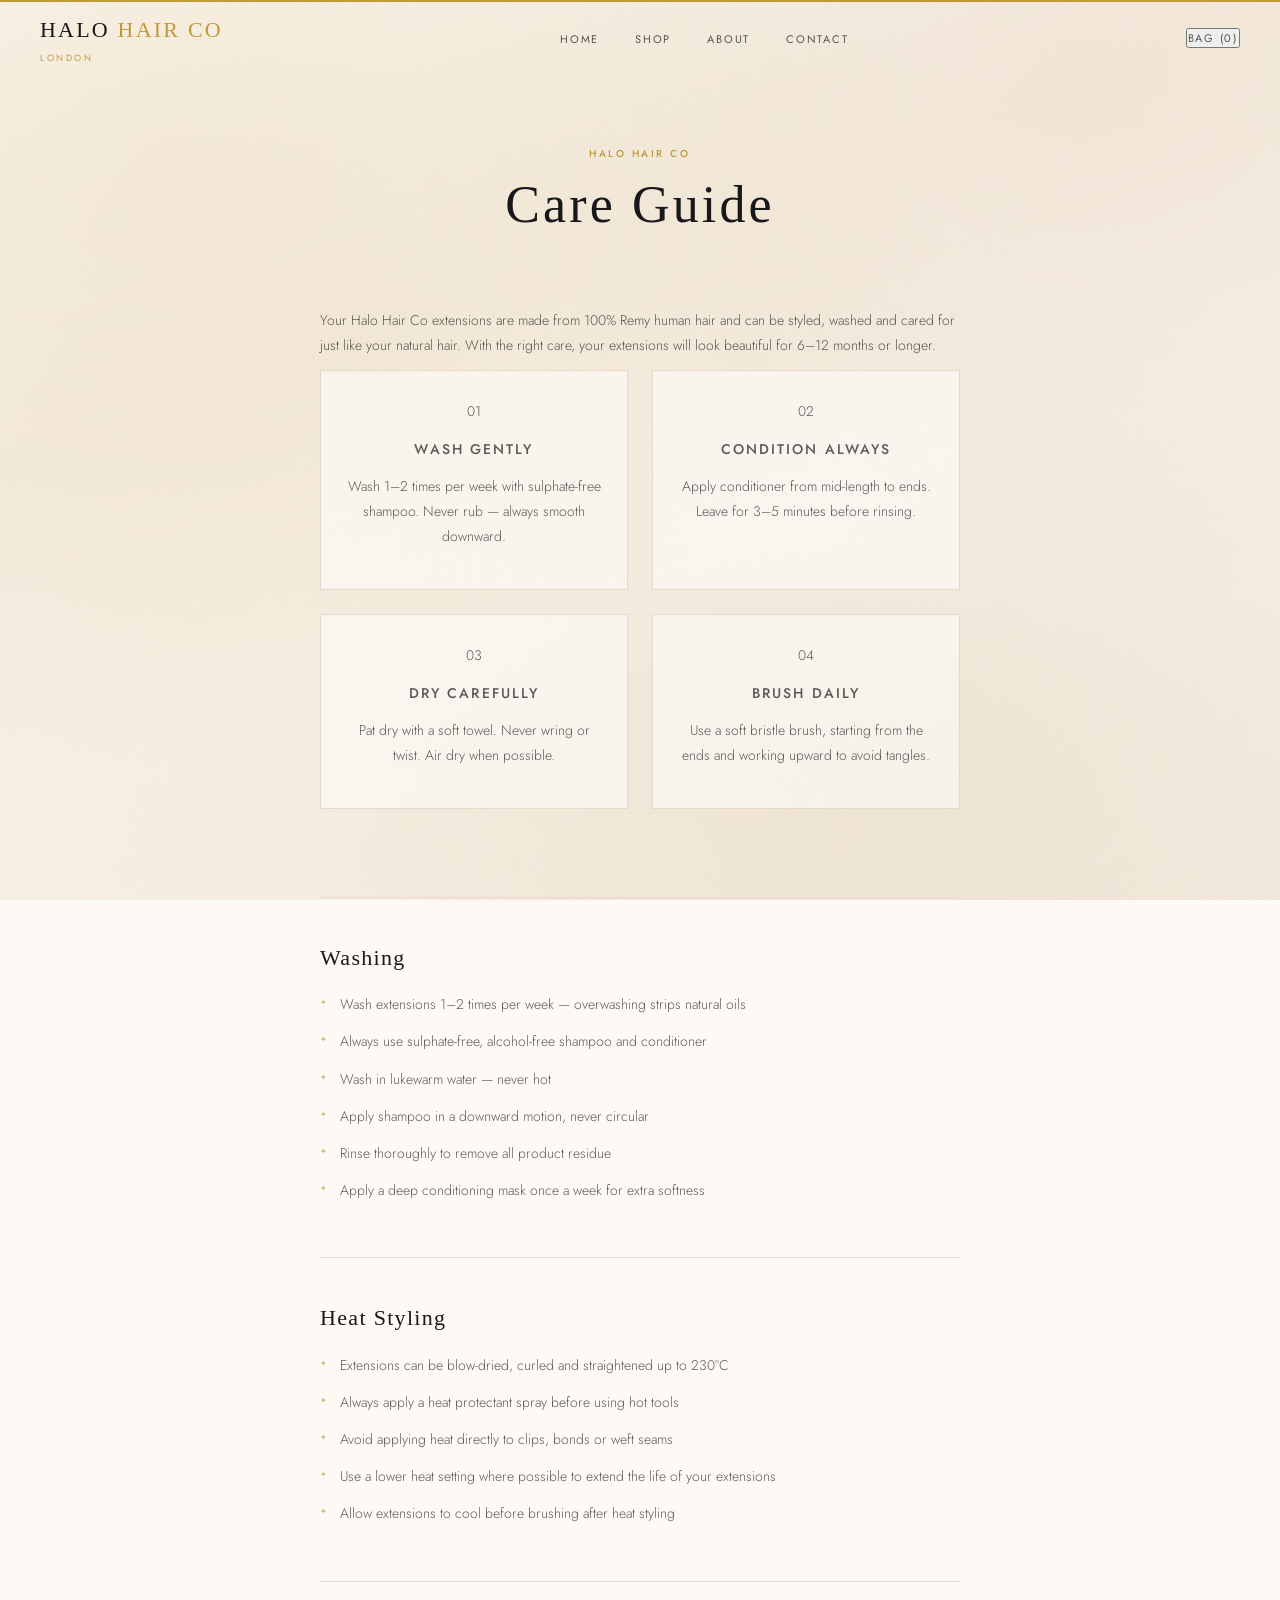
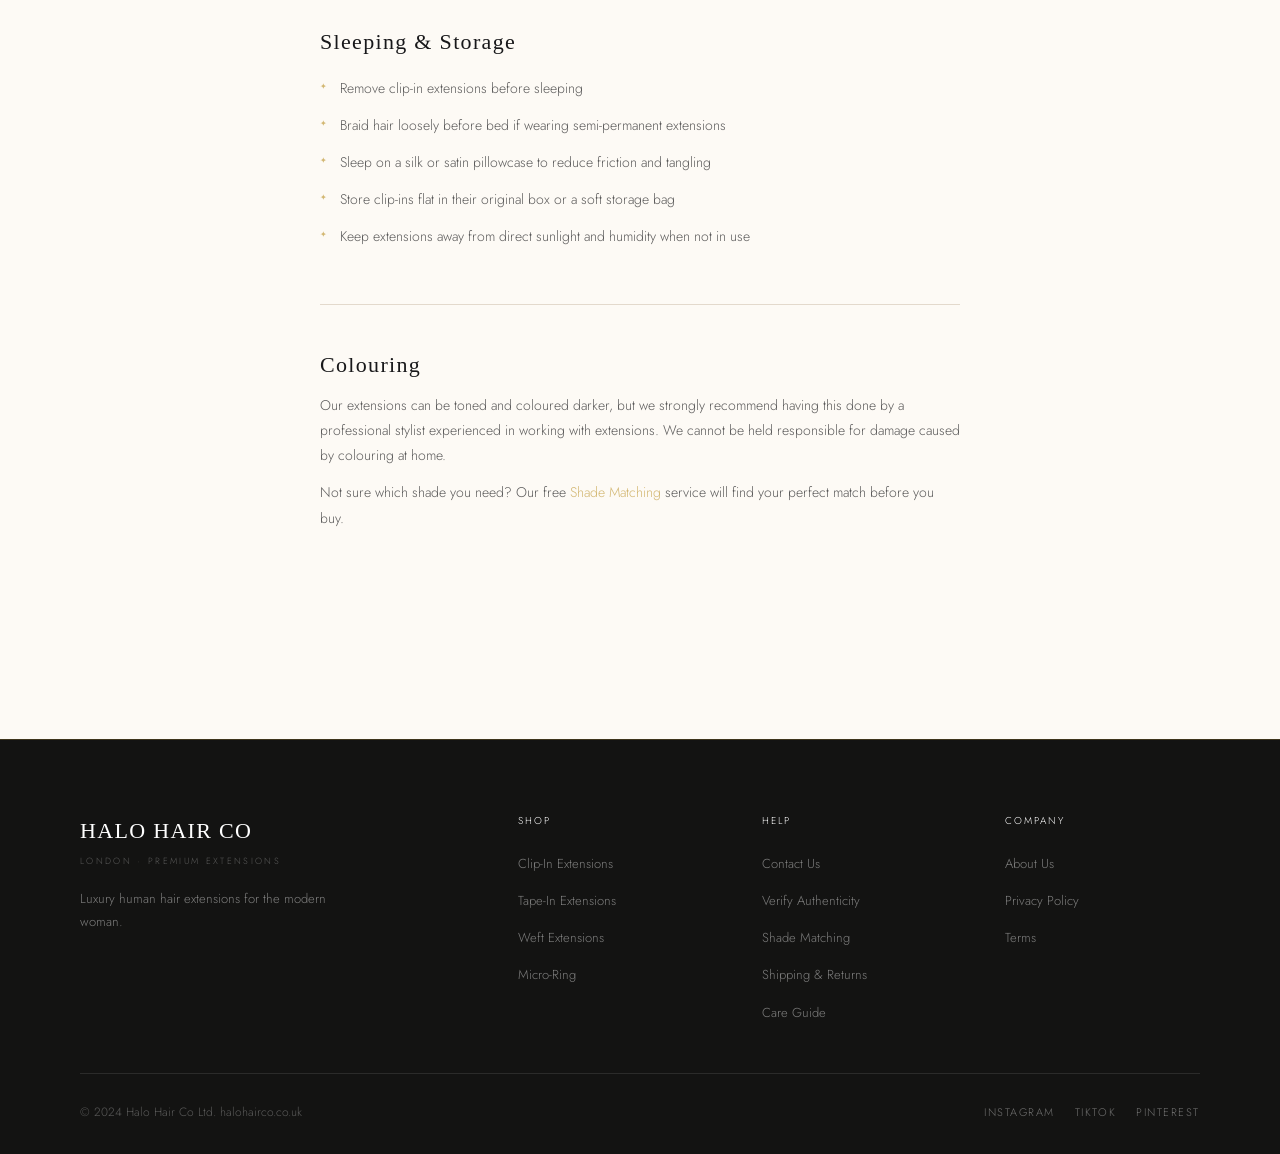
<file: care-guide.html>
<!DOCTYPE html>
<html lang="en">
<head>
  <meta charset="UTF-8" />
  <meta name="viewport" content="width=device-width, initial-scale=1.0" />
  <title>Care Guide — Halo Hair Co</title>
  <link rel="stylesheet" href="css/style.css" />
  <style>
    .info-hero { min-height:32vh; display:flex; align-items:center; justify-content:center; text-align:center; padding:140px 40px 50px; }
    .info-hero__eyebrow { font-family:'Jost',sans-serif; font-size:10px; font-weight:500; letter-spacing:0.25em; text-transform:uppercase; color:var(--gold); margin-bottom:14px; }
    .info-hero__title { font-family:'Cormorant Garant',serif; font-size:clamp(32px,5vw,52px); font-weight:300; letter-spacing:0.06em; color:var(--text); }
    .info-body { max-width:720px; margin:0 auto; padding:20px 40px 100px; }
    .info-section { margin-bottom:48px; padding-bottom:48px; border-bottom:1px solid var(--border); }
    .info-section:last-child { border-bottom:none; }
    .info-section__title { font-family:'Cormorant Garant',serif; font-size:22px; font-weight:400; letter-spacing:0.06em; color:var(--text); margin-bottom:16px; }
    .info-section p { font-family:'Jost',sans-serif; font-size:14px; line-height:1.8; color:var(--text); opacity:0.7; margin-bottom:12px; }
    .info-section ul { list-style:none; padding:0; }
    .info-section ul li { font-family:'Jost',sans-serif; font-size:14px; line-height:1.8; color:var(--text); opacity:0.7; padding:6px 0 6px 20px; position:relative; }
    .info-section ul li::before { content:'✦'; position:absolute; left:0; color:var(--gold); font-size:8px; top:9px; }
    .info-badge { display:inline-block; padding:6px 16px; border:1px solid var(--gold); font-family:'Jost',sans-serif; font-size:10px; letter-spacing:0.18em; text-transform:uppercase; color:var(--gold); margin-bottom:20px; }
    .care-steps { display:grid; grid-template-columns:repeat(auto-fit,minmax(200px,1fr)); gap:24px; margin-bottom:40px; }
    .care-step { background:rgba(255,255,255,0.5); border:1px solid var(--border); padding:28px 24px; text-align:center; }
    .care-step__num { font-family:'Cormorant Garant',serif; font-size:32px; font-weight:300; color:var(--gold); opacity:0.5; margin-bottom:8px; }
    .care-step__title { font-family:'Jost',sans-serif; font-size:11px; font-weight:500; letter-spacing:0.15em; text-transform:uppercase; color:var(--text); margin-bottom:8px; }
    .care-step__text { font-family:'Jost',sans-serif; font-size:12px; line-height:1.6; color:var(--text); opacity:0.6; }
  </style>
</head>
<body>
  <header class="site-header" id="siteHeader">
    <nav class="nav">
      <a href="index.html" class="nav__logo">HALO <span>HAIR CO</span><span class="nav__logo-sub">London</span></a>
      <ul class="nav__links">
        <li><a href="index.html">Home</a></li>
        <li><a href="shop.html">Shop</a></li>
        <li><a href="about.html">About</a></li>
        <li><a href="contact.html">Contact</a></li>
      </ul>
      <div class="nav__actions">
        <button class="nav__cart" id="cartToggle">Bag (0)</button>
        <button class="nav__hamburger" id="menuToggle" aria-label="Menu"><span></span><span></span><span></span></button>
      </div>
    </nav>
  </header>

  <section class="info-hero">
    <div>
      <p class="info-hero__eyebrow">Halo Hair Co</p>
      <h1 class="info-hero__title">Care Guide</h1>
    </div>
  </section>

  <div class="info-body">

    <div class="info-section">
      <p>Your Halo Hair Co extensions are made from 100% Remy human hair and can be styled, washed and cared for just like your natural hair. With the right care, your extensions will look beautiful for 6–12 months or longer.</p>
      <div class="care-steps">
        <div class="care-step">
          <p class="care-step__num">01</p>
          <p class="care-step__title">Wash Gently</p>
          <p class="care-step__text">Wash 1–2 times per week with sulphate-free shampoo. Never rub — always smooth downward.</p>
        </div>
        <div class="care-step">
          <p class="care-step__num">02</p>
          <p class="care-step__title">Condition Always</p>
          <p class="care-step__text">Apply conditioner from mid-length to ends. Leave for 3–5 minutes before rinsing.</p>
        </div>
        <div class="care-step">
          <p class="care-step__num">03</p>
          <p class="care-step__title">Dry Carefully</p>
          <p class="care-step__text">Pat dry with a soft towel. Never wring or twist. Air dry when possible.</p>
        </div>
        <div class="care-step">
          <p class="care-step__num">04</p>
          <p class="care-step__title">Brush Daily</p>
          <p class="care-step__text">Use a soft bristle brush, starting from the ends and working upward to avoid tangles.</p>
        </div>
      </div>
    </div>

    <div class="info-section">
      <h2 class="info-section__title">Washing</h2>
      <ul>
        <li>Wash extensions 1–2 times per week — overwashing strips natural oils</li>
        <li>Always use sulphate-free, alcohol-free shampoo and conditioner</li>
        <li>Wash in lukewarm water — never hot</li>
        <li>Apply shampoo in a downward motion, never circular</li>
        <li>Rinse thoroughly to remove all product residue</li>
        <li>Apply a deep conditioning mask once a week for extra softness</li>
      </ul>
    </div>

    <div class="info-section">
      <h2 class="info-section__title">Heat Styling</h2>
      <ul>
        <li>Extensions can be blow-dried, curled and straightened up to 230°C</li>
        <li>Always apply a heat protectant spray before using hot tools</li>
        <li>Avoid applying heat directly to clips, bonds or weft seams</li>
        <li>Use a lower heat setting where possible to extend the life of your extensions</li>
        <li>Allow extensions to cool before brushing after heat styling</li>
      </ul>
    </div>

    <div class="info-section">
      <h2 class="info-section__title">Sleeping & Storage</h2>
      <ul>
        <li>Remove clip-in extensions before sleeping</li>
        <li>Braid hair loosely before bed if wearing semi-permanent extensions</li>
        <li>Sleep on a silk or satin pillowcase to reduce friction and tangling</li>
        <li>Store clip-ins flat in their original box or a soft storage bag</li>
        <li>Keep extensions away from direct sunlight and humidity when not in use</li>
      </ul>
    </div>

    <div class="info-section">
      <h2 class="info-section__title">Colouring</h2>
      <p>Our extensions can be toned and coloured darker, but we strongly recommend having this done by a professional stylist experienced in working with extensions. We cannot be held responsible for damage caused by colouring at home.</p>
      <p>Not sure which shade you need? Our free <a href="shade-matching.html" style="color:var(--gold);">Shade Matching</a> service will find your perfect match before you buy.</p>
    </div>

  </div>

  <footer class="site-footer">
    <div class="container">
      <div class="footer__grid">
        <div>
          <p class="footer__brand-name">HALO HAIR CO</p>
          <p class="footer__brand-sub">London · Premium Extensions</p>
          <p class="footer__brand-text">Luxury human hair extensions for the modern woman.</p>
        </div>
        <div>
          <p class="footer__col-title">Shop</p>
          <ul class="footer__links">
            <li><a href="shop.html?type=clip-in">Clip-In Extensions</a></li>
            <li><a href="shop.html?type=tape-in">Tape-In Extensions</a></li>
            <li><a href="shop.html?type=weft">Weft Extensions</a></li>
            <li><a href="shop.html?type=micro-ring">Micro-Ring</a></li>
          </ul>
        </div>
        <div>
          <p class="footer__col-title">Help</p>
          <ul class="footer__links">
            <li><a href="contact.html">Contact Us</a></li>
            <li><a href="verify.html">Verify Authenticity</a></li>
            <li><a href="shade-matching.html">Shade Matching</a></li>
            <li><a href="shipping.html">Shipping & Returns</a></li>
            <li><a href="care-guide.html">Care Guide</a></li>
          </ul>
        </div>
        <div>
          <p class="footer__col-title">Company</p>
          <ul class="footer__links">
            <li><a href="about.html">About Us</a></li>
            <li><a href="privacy.html">Privacy Policy</a></li>
            <li><a href="terms.html">Terms</a></li>
          </ul>
        </div>
      </div>
      <div class="footer__bottom">
        <p class="footer__copy">© 2024 Halo Hair Co Ltd. halohairco.co.uk</p>
        <div class="footer__social"><a href="#">Instagram</a><a href="#">TikTok</a><a href="#">Pinterest</a></div>
      </div>
    </div>
  </footer>
  <div class="cart-overlay" id="cartOverlay"></div>
  <aside class="cart-drawer" id="cartDrawer">
    <div class="cart-drawer__header"><p class="cart-drawer__title">Your Bag</p><button class="cart-drawer__close" id="cartClose">✕</button></div>
    <div class="cart-drawer__items" id="cartItems"><p class="cart-drawer__empty">Your bag is empty.</p></div>
    <div class="cart-drawer__footer"><div class="cart-drawer__total"><span>Total</span><span id="cartTotal">£0</span></div><a href="#" class="btn btn--gold" style="display:block;text-align:center;margin-top:16px;">Checkout</a></div>
  </aside>
  <script src="js/main.js"></script>
</body>
</html>
</file>
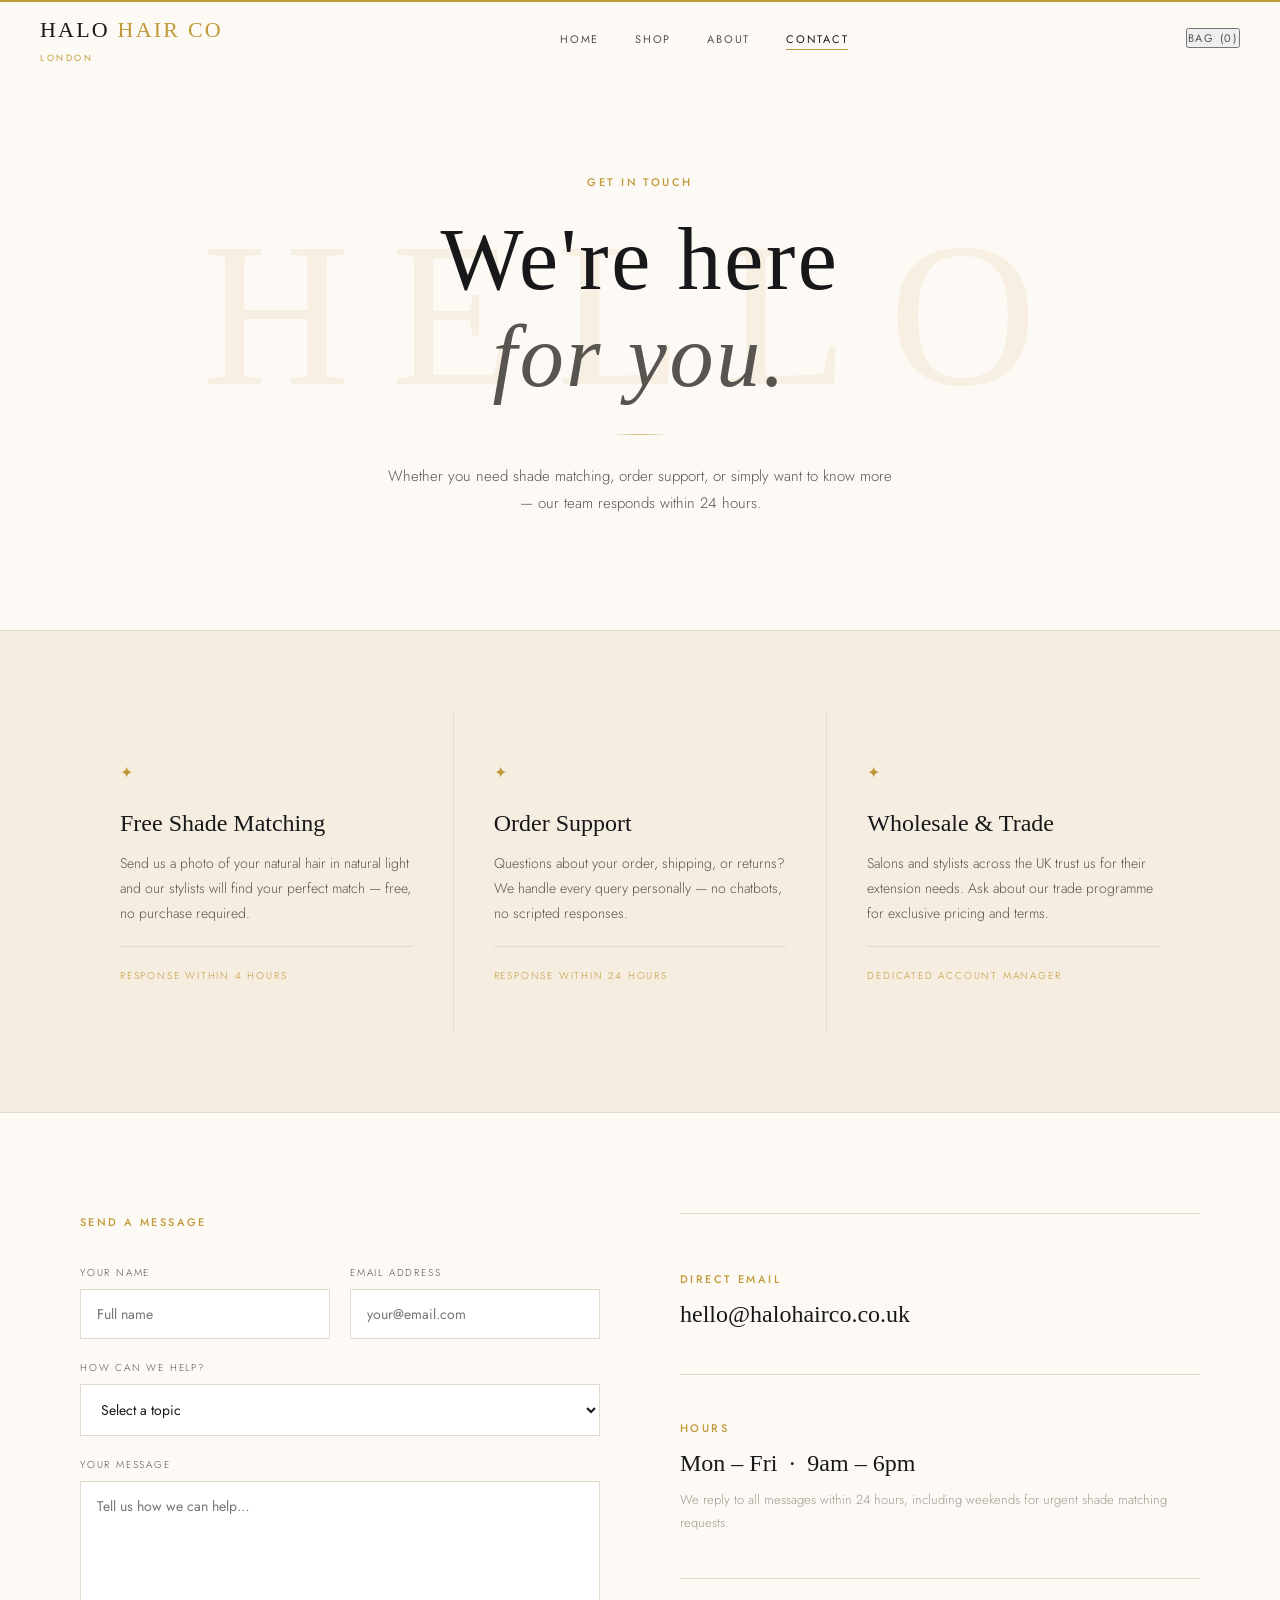
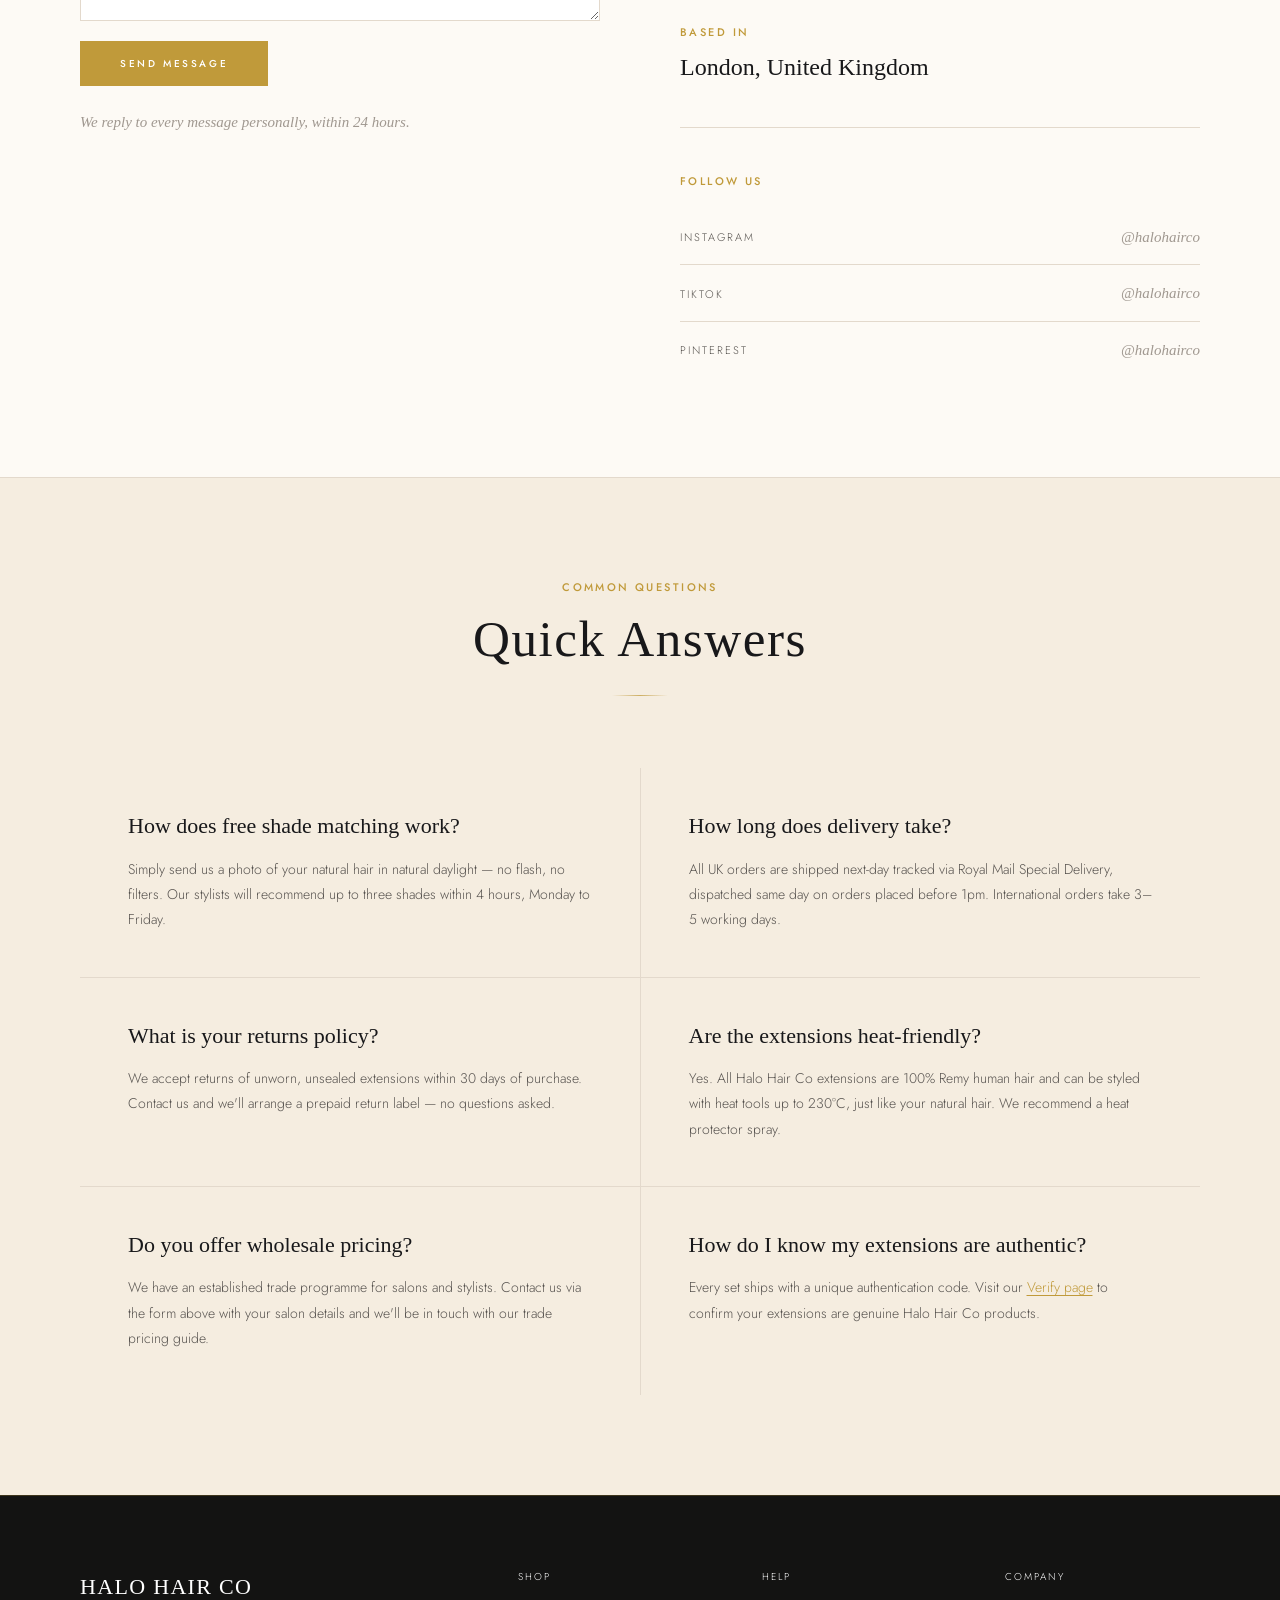
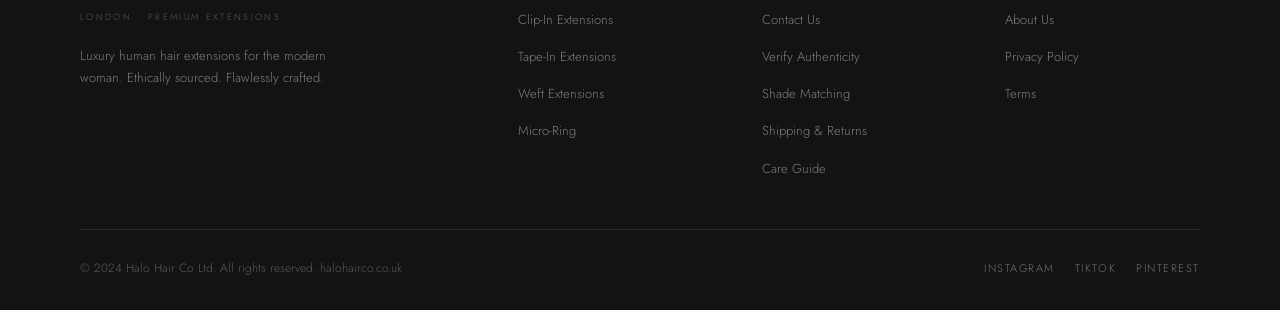
<file: contact.html>
<!DOCTYPE html>
<html lang="en">
<head>
  <meta charset="UTF-8" />
  <meta name="viewport" content="width=device-width, initial-scale=1.0" />
  <title>Contact — Halo Hair Co</title>
  <meta name="description" content="Get in touch with Halo Hair Co. Free shade matching, order support, and wholesale enquiries." />
  <link rel="stylesheet" href="css/style.css" />
</head>
<body>

  <!-- ── HEADER ── -->
  <header class="site-header" id="siteHeader">
    <nav class="nav">
      <a href="index.html" class="nav__logo">
        HALO <span>HAIR CO</span>
        <span class="nav__logo-sub">London</span>
      </a>
      <ul class="nav__links">
        <li><a href="index.html">Home</a></li>
        <li><a href="shop.html">Shop</a></li>
        <li><a href="about.html">About</a></li>
        <li><a href="contact.html" class="active">Contact</a></li>
      </ul>
      <div class="nav__actions">
        <button class="nav__cart" id="cartToggle">Bag (0)</button>
        <button class="nav__hamburger" id="menuToggle" aria-label="Menu">
          <span></span><span></span><span></span>
        </button>
      </div>
    </nav>
  </header>

  <!-- ── CART DRAWER ── -->
  <div class="cart-overlay" id="cartOverlay"></div>
  <div class="cart-drawer" id="cartDrawer">
    <div class="cart-drawer__header">
      <h2 class="cart-drawer__title serif">Your Bag</h2>
      <button class="cart-close" id="cartClose">✕</button>
    </div>
    <div class="cart-empty" id="cartEmpty">
      <p>Your bag is empty.</p>
      <a href="shop.html" class="btn btn--outline" style="font-size:10px;padding:12px 28px;">Shop Extensions</a>
    </div>
    <div id="cartItems" style="flex:1;overflow-y:auto;display:none;"></div>
    <div class="cart-footer" id="cartFooter" style="display:none;">
      <div style="display:flex;justify-content:space-between;margin-bottom:16px;">
        <span class="label label--mid">Total</span>
        <span style="font-family:'Cormorant Garant',serif;font-size:22px;" id="cartTotal">£0.00</span>
      </div>
      <a href="#" class="btn btn--gold" style="display:block;text-align:center;">Checkout</a>
    </div>
  </div>

  <!-- ── CONTACT HERO ── -->
  <section class="contact-page-hero">
    <div class="contact-page-hero__bg">HELLO</div>
    <div class="contact-page-hero__content">
      <p class="label">Get in Touch</p>
      <h1 class="contact-page-hero__title">We're here<br><em>for you.</em></h1>
      <div class="divider"></div>
      <p class="contact-page-hero__sub">Whether you need shade matching, order support, or simply want to know more — our team responds within 24 hours.</p>
    </div>
  </section>

  <!-- ── SERVICE CARDS ── -->
  <section class="contact-services">
    <div class="container">
      <div class="contact-services__grid">

        <div class="contact-service-card">
          <span class="contact-service-card__icon">✦</span>
          <h3 class="contact-service-card__title">Free Shade Matching</h3>
          <p class="contact-service-card__text">Send us a photo of your natural hair in natural light and our stylists will find your perfect match — free, no purchase required.</p>
          <p class="contact-service-card__detail">Response within 4 hours</p>
        </div>

        <div class="contact-service-card">
          <span class="contact-service-card__icon">✦</span>
          <h3 class="contact-service-card__title">Order Support</h3>
          <p class="contact-service-card__text">Questions about your order, shipping, or returns? We handle every query personally — no chatbots, no scripted responses.</p>
          <p class="contact-service-card__detail">Response within 24 hours</p>
        </div>

        <div class="contact-service-card">
          <span class="contact-service-card__icon">✦</span>
          <h3 class="contact-service-card__title">Wholesale & Trade</h3>
          <p class="contact-service-card__text">Salons and stylists across the UK trust us for their extension needs. Ask about our trade programme for exclusive pricing and terms.</p>
          <p class="contact-service-card__detail">Dedicated account manager</p>
        </div>

      </div>
    </div>
  </section>

  <!-- ── MAIN CONTACT SECTION ── -->
  <section class="contact-main">
    <div class="container">
      <div class="contact-main__grid">

        <!-- FORM -->
        <div class="contact-form-wrap">
          <p class="label" style="margin-bottom:32px;">Send a Message</p>
          <form class="contact-form" onsubmit="handleContactSubmit(event)">
            <div class="contact-form__row">
              <div class="form-group">
                <label class="form-label">Your Name</label>
                <input type="text" class="form-input" placeholder="Full name" required />
              </div>
              <div class="form-group">
                <label class="form-label">Email Address</label>
                <input type="email" class="form-input" placeholder="your@email.com" required />
              </div>
            </div>
            <div class="form-group">
              <label class="form-label">How can we help?</label>
              <select class="form-input" style="cursor:pointer;">
                <option value="">Select a topic</option>
                <option value="shade">Free Shade Matching</option>
                <option value="order">Order Support</option>
                <option value="returns">Returns &amp; Exchanges</option>
                <option value="wholesale">Wholesale Enquiry</option>
                <option value="other">Something Else</option>
              </select>
            </div>
            <div class="form-group">
              <label class="form-label">Your Message</label>
              <textarea class="form-textarea form-textarea--tall" placeholder="Tell us how we can help…" required></textarea>
            </div>
            <div class="contact-form__footer">
              <button type="submit" class="btn btn--gold" id="contactSubmitBtn">Send Message</button>
              <p class="contact-form__note">We reply to every message personally, within 24 hours.</p>
            </div>
            <p id="contactSuccess" class="contact-form__success" style="display:none;">
              Thank you — we'll be in touch within 24 hours.
            </p>
          </form>
        </div>

        <!-- INFO PANEL -->
        <div class="contact-info-panel">

          <div class="contact-info-panel__block">
            <p class="label contact-info-panel__label">Direct Email</p>
            <a href="mailto:hello@halohairco.co.uk" class="contact-info-panel__value contact-info-panel__link">hello@halohairco.co.uk</a>
          </div>

          <div class="contact-info-panel__block">
            <p class="label contact-info-panel__label">Hours</p>
            <p class="contact-info-panel__value">Mon – Fri &nbsp;·&nbsp; 9am – 6pm</p>
            <p class="contact-info-panel__note">We reply to all messages within 24 hours, including weekends for urgent shade matching requests.</p>
          </div>

          <div class="contact-info-panel__block">
            <p class="label contact-info-panel__label">Based In</p>
            <p class="contact-info-panel__value">London, United Kingdom</p>
          </div>

          <div class="contact-info-panel__social">
            <p class="label contact-info-panel__label" style="margin-bottom:20px;">Follow Us</p>
            <div class="contact-info-panel__social-links">
              <a href="#" class="contact-social-link">
                <span class="contact-social-link__name">Instagram</span>
                <span class="contact-social-link__handle">@halohairco</span>
              </a>
              <a href="#" class="contact-social-link">
                <span class="contact-social-link__name">TikTok</span>
                <span class="contact-social-link__handle">@halohairco</span>
              </a>
              <a href="#" class="contact-social-link">
                <span class="contact-social-link__name">Pinterest</span>
                <span class="contact-social-link__handle">@halohairco</span>
              </a>
            </div>
          </div>

        </div>

      </div>
    </div>
  </section>

  <!-- ── FAQ ── -->
  <section class="contact-faq">
    <div class="container">
      <div class="contact-faq__header">
        <p class="label">Common Questions</p>
        <h2 class="contact-faq__title">Quick Answers</h2>
        <div class="divider"></div>
      </div>
      <div class="contact-faq__grid">

        <div class="faq-item">
          <h3 class="faq-item__q">How does free shade matching work?</h3>
          <p class="faq-item__a">Simply send us a photo of your natural hair in natural daylight — no flash, no filters. Our stylists will recommend up to three shades within 4 hours, Monday to Friday.</p>
        </div>

        <div class="faq-item">
          <h3 class="faq-item__q">How long does delivery take?</h3>
          <p class="faq-item__a">All UK orders are shipped next-day tracked via Royal Mail Special Delivery, dispatched same day on orders placed before 1pm. International orders take 3–5 working days.</p>
        </div>

        <div class="faq-item">
          <h3 class="faq-item__q">What is your returns policy?</h3>
          <p class="faq-item__a">We accept returns of unworn, unsealed extensions within 30 days of purchase. Contact us and we'll arrange a prepaid return label — no questions asked.</p>
        </div>

        <div class="faq-item">
          <h3 class="faq-item__q">Are the extensions heat-friendly?</h3>
          <p class="faq-item__a">Yes. All Halo Hair Co extensions are 100% Remy human hair and can be styled with heat tools up to 230°C, just like your natural hair. We recommend a heat protector spray.</p>
        </div>

        <div class="faq-item">
          <h3 class="faq-item__q">Do you offer wholesale pricing?</h3>
          <p class="faq-item__a">We have an established trade programme for salons and stylists. Contact us via the form above with your salon details and we'll be in touch with our trade pricing guide.</p>
        </div>

        <div class="faq-item">
          <h3 class="faq-item__q">How do I know my extensions are authentic?</h3>
          <p class="faq-item__a">Every set ships with a unique authentication code. Visit our <a href="verify.html" style="color:var(--gold);text-decoration:underline;text-underline-offset:3px;">Verify page</a> to confirm your extensions are genuine Halo Hair Co products.</p>
        </div>

      </div>
    </div>
  </section>

  <!-- ── FOOTER ── -->
  <footer class="site-footer">
    <div class="container">
      <div class="footer__grid">
        <div>
          <p class="footer__brand-name">HALO HAIR CO</p>
          <p class="footer__brand-sub">London · Premium Extensions</p>
          <p class="footer__brand-text">Luxury human hair extensions for the modern woman. Ethically sourced. Flawlessly crafted.</p>
        </div>
        <div>
          <p class="footer__col-title">Shop</p>
          <ul class="footer__links">
            <li><a href="shop.html?type=clip-in">Clip-In Extensions</a></li>
            <li><a href="shop.html?type=tape-in">Tape-In Extensions</a></li>
            <li><a href="shop.html?type=weft">Weft Extensions</a></li>
            <li><a href="shop.html?type=micro-ring">Micro-Ring</a></li>
          </ul>
        </div>
        <div>
          <p class="footer__col-title">Help</p>
          <ul class="footer__links">
            <li><a href="contact.html">Contact Us</a></li>
            <li><a href="verify.html">Verify Authenticity</a></li>
            <li><a href="shade-matching.html">Shade Matching</a></li>
            <li><a href="shipping.html">Shipping &amp; Returns</a></li>
            <li><a href="care-guide.html">Care Guide</a></li>
          </ul>
        </div>
        <div>
          <p class="footer__col-title">Company</p>
          <ul class="footer__links">
            <li><a href="about.html">About Us</a></li>
            <li><a href="privacy.html">Privacy Policy</a></li>
            <li><a href="terms.html">Terms</a></li>
          </ul>
        </div>
      </div>
      <div class="footer__bottom">
        <p class="footer__copy">© 2024 Halo Hair Co Ltd. All rights reserved. halohairco.co.uk</p>
        <div class="footer__social">
          <a href="#">Instagram</a>
          <a href="#">TikTok</a>
          <a href="#">Pinterest</a>
        </div>
      </div>
    </div>
  </footer>

  <script src="js/main.js"></script>
  <script>
    function handleContactSubmit(e) {
      e.preventDefault();
      document.getElementById('contactSubmitBtn').style.display = 'none';
      document.getElementById('contactSuccess').style.display = 'block';
    }
  </script>
</body>
</html>
</file>
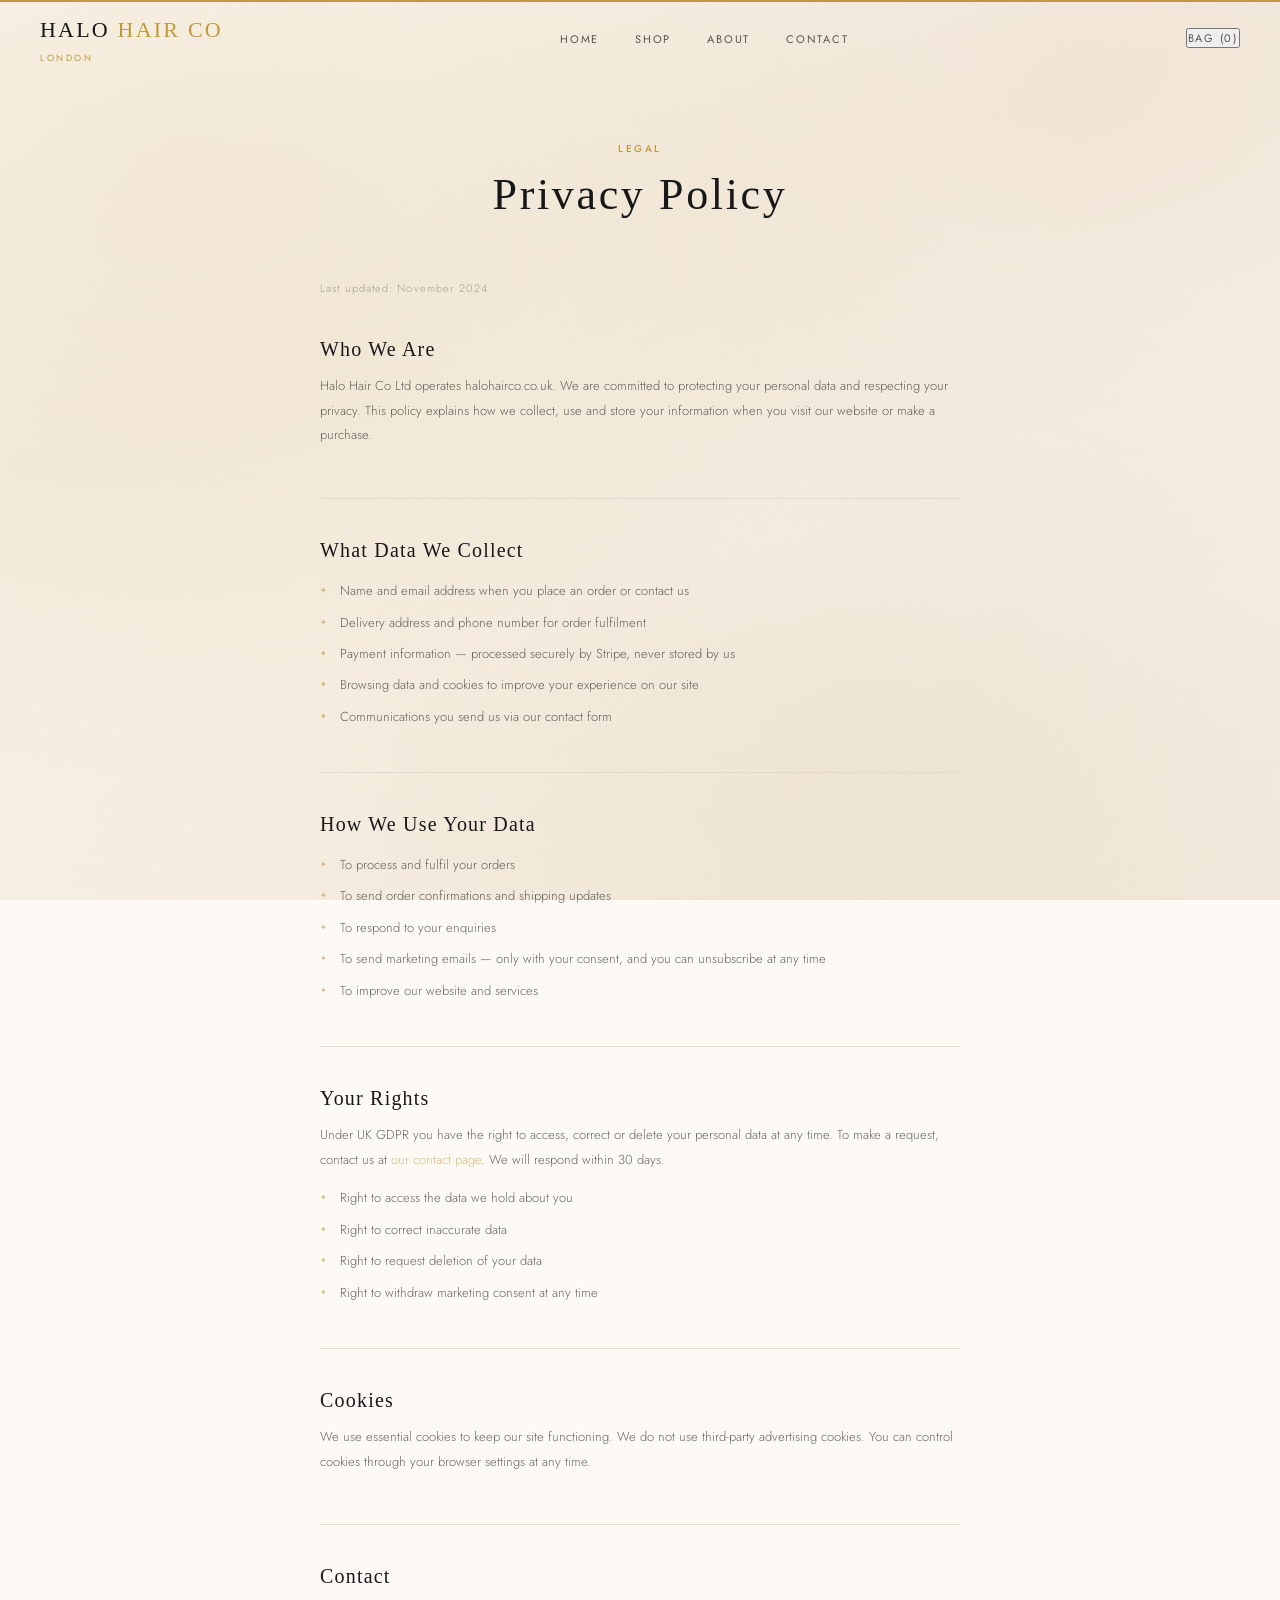
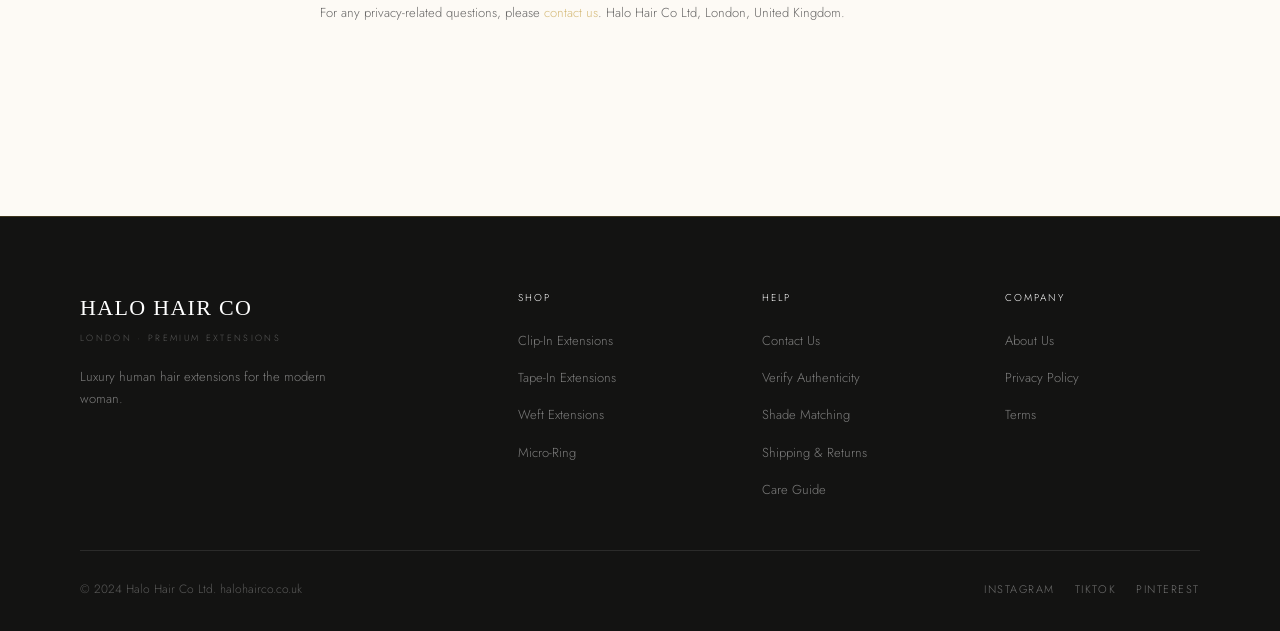
<file: privacy.html>
<!DOCTYPE html>
<html lang="en">
<head>
  <meta charset="UTF-8" />
  <meta name="viewport" content="width=device-width, initial-scale=1.0" />
  <title>Privacy Policy — Halo Hair Co</title>
  <link rel="stylesheet" href="css/style.css" />
  <style>
    .info-hero { min-height:28vh; display:flex; align-items:center; justify-content:center; text-align:center; padding:140px 40px 40px; }
    .info-hero__eyebrow { font-family:'Jost',sans-serif; font-size:10px; font-weight:500; letter-spacing:0.25em; text-transform:uppercase; color:var(--gold); margin-bottom:14px; }
    .info-hero__title { font-family:'Cormorant Garant',serif; font-size:clamp(28px,4vw,44px); font-weight:300; letter-spacing:0.06em; color:var(--text); }
    .info-body { max-width:720px; margin:0 auto; padding:20px 40px 100px; }
    .info-section { margin-bottom:40px; padding-bottom:40px; border-bottom:1px solid var(--border); }
    .info-section:last-child { border-bottom:none; }
    .info-section__title { font-family:'Cormorant Garant',serif; font-size:20px; font-weight:400; letter-spacing:0.06em; color:var(--text); margin-bottom:14px; }
    .info-section p { font-family:'Jost',sans-serif; font-size:13px; line-height:1.9; color:var(--text); opacity:0.65; margin-bottom:10px; }
    .info-section ul { list-style:none; padding:0; }
    .info-section ul li { font-family:'Jost',sans-serif; font-size:13px; line-height:1.8; color:var(--text); opacity:0.65; padding:4px 0 4px 20px; position:relative; }
    .info-section ul li::before { content:'✦'; position:absolute; left:0; color:var(--gold); font-size:8px; top:8px; }
    .info-updated { font-family:'Jost',sans-serif; font-size:11px; color:var(--text); opacity:0.35; letter-spacing:0.1em; margin-bottom:40px; }
  </style>
</head>
<body>
  <header class="site-header" id="siteHeader">
    <nav class="nav">
      <a href="index.html" class="nav__logo">HALO <span>HAIR CO</span><span class="nav__logo-sub">London</span></a>
      <ul class="nav__links">
        <li><a href="index.html">Home</a></li>
        <li><a href="shop.html">Shop</a></li>
        <li><a href="about.html">About</a></li>
        <li><a href="contact.html">Contact</a></li>
      </ul>
      <div class="nav__actions">
        <button class="nav__cart" id="cartToggle">Bag (0)</button>
        <button class="nav__hamburger" id="menuToggle" aria-label="Menu"><span></span><span></span><span></span></button>
      </div>
    </nav>
  </header>

  <section class="info-hero">
    <div>
      <p class="info-hero__eyebrow">Legal</p>
      <h1 class="info-hero__title">Privacy Policy</h1>
    </div>
  </section>

  <div class="info-body">
    <p class="info-updated">Last updated: November 2024</p>

    <div class="info-section">
      <h2 class="info-section__title">Who We Are</h2>
      <p>Halo Hair Co Ltd operates halohairco.co.uk. We are committed to protecting your personal data and respecting your privacy. This policy explains how we collect, use and store your information when you visit our website or make a purchase.</p>
    </div>

    <div class="info-section">
      <h2 class="info-section__title">What Data We Collect</h2>
      <ul>
        <li>Name and email address when you place an order or contact us</li>
        <li>Delivery address and phone number for order fulfilment</li>
        <li>Payment information — processed securely by Stripe, never stored by us</li>
        <li>Browsing data and cookies to improve your experience on our site</li>
        <li>Communications you send us via our contact form</li>
      </ul>
    </div>

    <div class="info-section">
      <h2 class="info-section__title">How We Use Your Data</h2>
      <ul>
        <li>To process and fulfil your orders</li>
        <li>To send order confirmations and shipping updates</li>
        <li>To respond to your enquiries</li>
        <li>To send marketing emails — only with your consent, and you can unsubscribe at any time</li>
        <li>To improve our website and services</li>
      </ul>
    </div>

    <div class="info-section">
      <h2 class="info-section__title">Your Rights</h2>
      <p>Under UK GDPR you have the right to access, correct or delete your personal data at any time. To make a request, contact us at <a href="contact.html" style="color:var(--gold);">our contact page</a>. We will respond within 30 days.</p>
      <ul>
        <li>Right to access the data we hold about you</li>
        <li>Right to correct inaccurate data</li>
        <li>Right to request deletion of your data</li>
        <li>Right to withdraw marketing consent at any time</li>
      </ul>
    </div>

    <div class="info-section">
      <h2 class="info-section__title">Cookies</h2>
      <p>We use essential cookies to keep our site functioning. We do not use third-party advertising cookies. You can control cookies through your browser settings at any time.</p>
    </div>

    <div class="info-section">
      <h2 class="info-section__title">Contact</h2>
      <p>For any privacy-related questions, please <a href="contact.html" style="color:var(--gold);">contact us</a>. Halo Hair Co Ltd, London, United Kingdom.</p>
    </div>
  </div>

  <footer class="site-footer">
    <div class="container">
      <div class="footer__grid">
        <div>
          <p class="footer__brand-name">HALO HAIR CO</p>
          <p class="footer__brand-sub">London · Premium Extensions</p>
          <p class="footer__brand-text">Luxury human hair extensions for the modern woman.</p>
        </div>
        <div>
          <p class="footer__col-title">Shop</p>
          <ul class="footer__links">
            <li><a href="shop.html?type=clip-in">Clip-In Extensions</a></li>
            <li><a href="shop.html?type=tape-in">Tape-In Extensions</a></li>
            <li><a href="shop.html?type=weft">Weft Extensions</a></li>
            <li><a href="shop.html?type=micro-ring">Micro-Ring</a></li>
          </ul>
        </div>
        <div>
          <p class="footer__col-title">Help</p>
          <ul class="footer__links">
            <li><a href="contact.html">Contact Us</a></li>
            <li><a href="verify.html">Verify Authenticity</a></li>
            <li><a href="shade-matching.html">Shade Matching</a></li>
            <li><a href="shipping.html">Shipping & Returns</a></li>
            <li><a href="care-guide.html">Care Guide</a></li>
          </ul>
        </div>
        <div>
          <p class="footer__col-title">Company</p>
          <ul class="footer__links">
            <li><a href="about.html">About Us</a></li>
            <li><a href="privacy.html">Privacy Policy</a></li>
            <li><a href="terms.html">Terms</a></li>
          </ul>
        </div>
      </div>
      <div class="footer__bottom">
        <p class="footer__copy">© 2024 Halo Hair Co Ltd. halohairco.co.uk</p>
        <div class="footer__social"><a href="#">Instagram</a><a href="#">TikTok</a><a href="#">Pinterest</a></div>
      </div>
    </div>
  </footer>
  <div class="cart-overlay" id="cartOverlay"></div>
  <aside class="cart-drawer" id="cartDrawer">
    <div class="cart-drawer__header"><p class="cart-drawer__title">Your Bag</p><button class="cart-drawer__close" id="cartClose">✕</button></div>
    <div class="cart-drawer__items" id="cartItems"><p class="cart-drawer__empty">Your bag is empty.</p></div>
    <div class="cart-drawer__footer"><div class="cart-drawer__total"><span>Total</span><span id="cartTotal">£0</span></div><a href="#" class="btn btn--gold" style="display:block;text-align:center;margin-top:16px;">Checkout</a></div>
  </aside>
  <script src="js/main.js"></script>
</body>
</html>
</file>
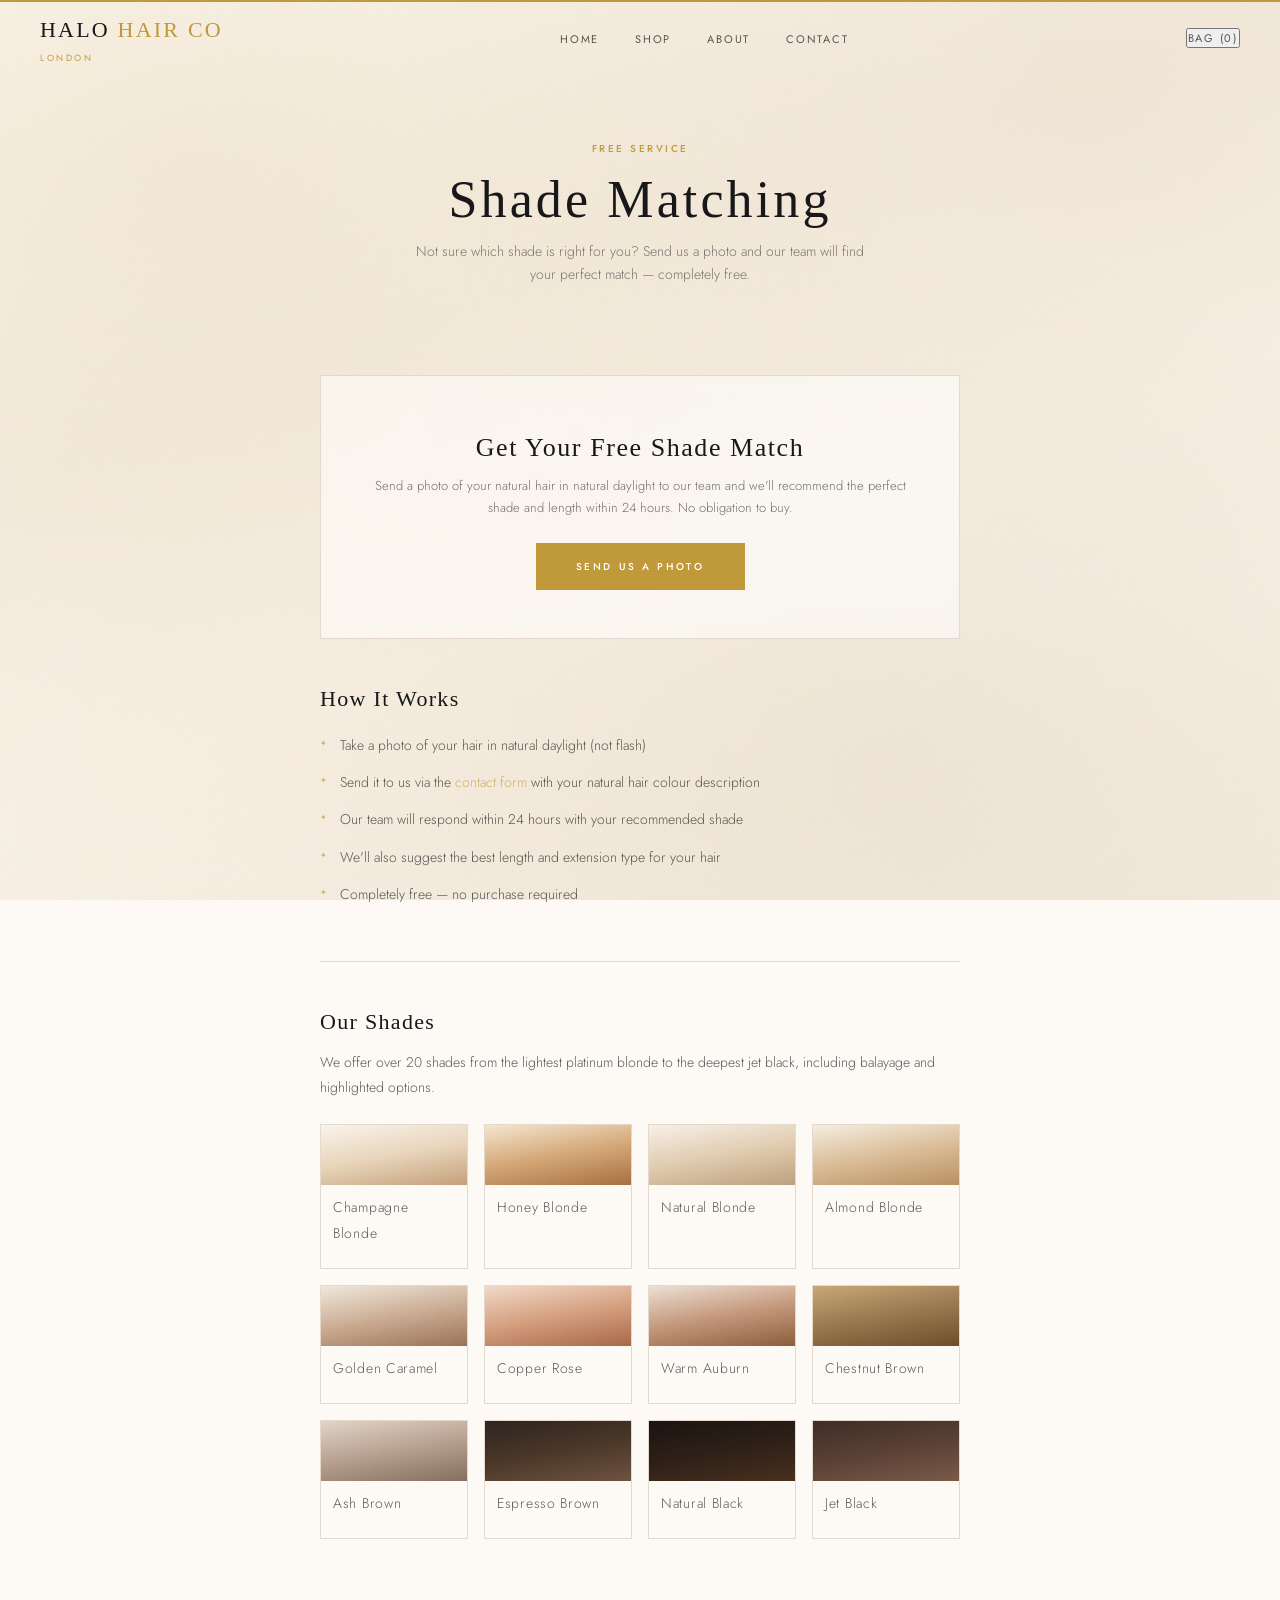
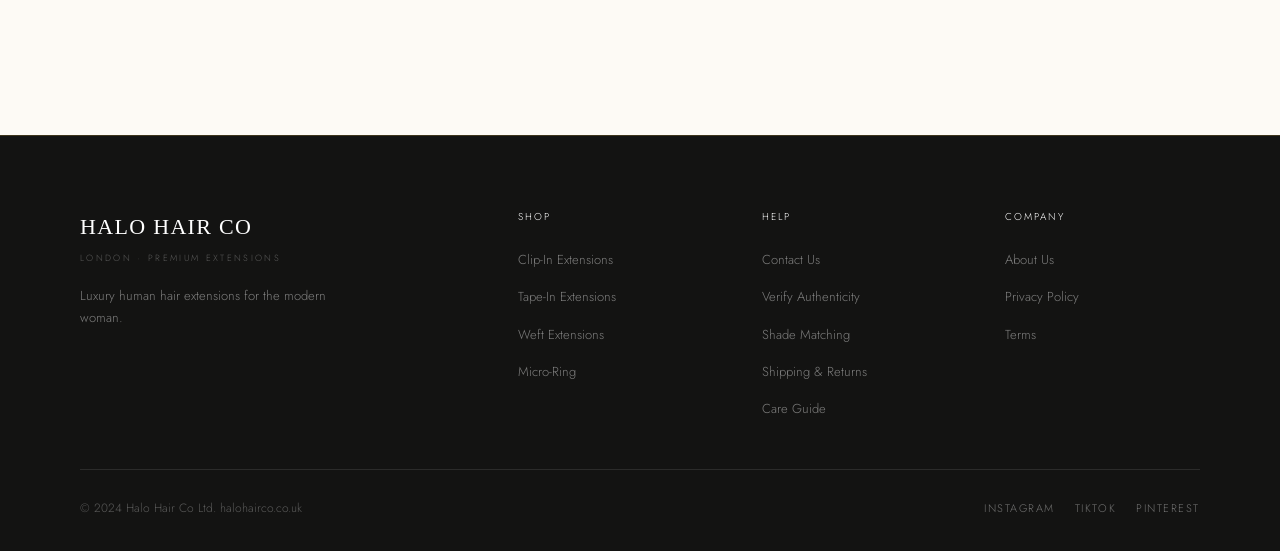
<file: shade-matching.html>
<!DOCTYPE html>
<html lang="en">
<head>
  <meta charset="UTF-8" />
  <meta name="viewport" content="width=device-width, initial-scale=1.0" />
  <title>Shade Matching — Halo Hair Co</title>
  <link rel="stylesheet" href="css/style.css" />
  <style>
    .info-hero { min-height:32vh; display:flex; align-items:center; justify-content:center; text-align:center; padding:140px 40px 50px; }
    .info-hero__eyebrow { font-family:'Jost',sans-serif; font-size:10px; font-weight:500; letter-spacing:0.25em; text-transform:uppercase; color:var(--gold); margin-bottom:14px; }
    .info-hero__title { font-family:'Cormorant Garant',serif; font-size:clamp(32px,5vw,52px); font-weight:300; letter-spacing:0.06em; color:var(--text); margin-bottom:12px; }
    .info-hero__sub { font-family:'Jost',sans-serif; font-size:14px; color:var(--text); opacity:0.55; max-width:460px; margin:0 auto; line-height:1.6; }
    .info-body { max-width:720px; margin:0 auto; padding:40px 40px 100px; }
    .shade-cta { background:rgba(255,255,255,0.55); border:1px solid var(--border); padding:48px; text-align:center; margin-bottom:48px; backdrop-filter:blur(8px); }
    .shade-cta__title { font-family:'Cormorant Garant',serif; font-size:26px; font-weight:300; letter-spacing:0.06em; color:var(--text); margin-bottom:12px; }
    .shade-cta__text { font-family:'Jost',sans-serif; font-size:13px; line-height:1.7; color:var(--text); opacity:0.6; margin-bottom:24px; }
    .info-section { margin-bottom:48px; padding-bottom:48px; border-bottom:1px solid var(--border); }
    .info-section:last-child { border-bottom:none; }
    .info-section__title { font-family:'Cormorant Garant',serif; font-size:22px; font-weight:400; letter-spacing:0.06em; color:var(--text); margin-bottom:16px; }
    .info-section p { font-family:'Jost',sans-serif; font-size:14px; line-height:1.8; color:var(--text); opacity:0.7; margin-bottom:12px; }
    .info-section ul { list-style:none; padding:0; }
    .info-section ul li { font-family:'Jost',sans-serif; font-size:14px; line-height:1.8; color:var(--text); opacity:0.7; padding:6px 0 6px 20px; position:relative; }
    .info-section ul li::before { content:'✦'; position:absolute; left:0; color:var(--gold); font-size:8px; top:9px; }
    .shades-grid { display:grid; grid-template-columns:repeat(auto-fill,minmax(140px,1fr)); gap:16px; margin-top:24px; }
    .shade-swatch { border:1px solid var(--border); overflow:hidden; }
    .shade-swatch__colour { height:60px; }
    .shade-swatch__name { font-family:'Jost',sans-serif; font-size:11px; letter-spacing:0.05em; color:var(--text); padding:10px 12px; opacity:0.7; }
  </style>
</head>
<body>
  <header class="site-header" id="siteHeader">
    <nav class="nav">
      <a href="index.html" class="nav__logo">HALO <span>HAIR CO</span><span class="nav__logo-sub">London</span></a>
      <ul class="nav__links">
        <li><a href="index.html">Home</a></li>
        <li><a href="shop.html">Shop</a></li>
        <li><a href="about.html">About</a></li>
        <li><a href="contact.html">Contact</a></li>
      </ul>
      <div class="nav__actions">
        <button class="nav__cart" id="cartToggle">Bag (0)</button>
        <button class="nav__hamburger" id="menuToggle" aria-label="Menu"><span></span><span></span><span></span></button>
      </div>
    </nav>
  </header>

  <section class="info-hero">
    <div>
      <p class="info-hero__eyebrow">Free Service</p>
      <h1 class="info-hero__title">Shade Matching</h1>
      <p class="info-hero__sub">Not sure which shade is right for you? Send us a photo and our team will find your perfect match — completely free.</p>
    </div>
  </section>

  <div class="info-body">

    <div class="shade-cta">
      <h2 class="shade-cta__title">Get Your Free Shade Match</h2>
      <p class="shade-cta__text">Send a photo of your natural hair in natural daylight to our team and we'll recommend the perfect shade and length within 24 hours. No obligation to buy.</p>
      <a href="contact.html" class="btn btn--gold">Send Us a Photo</a>
    </div>

    <div class="info-section">
      <h2 class="info-section__title">How It Works</h2>
      <ul>
        <li>Take a photo of your hair in natural daylight (not flash)</li>
        <li>Send it to us via the <a href="contact.html" style="color:var(--gold);">contact form</a> with your natural hair colour description</li>
        <li>Our team will respond within 24 hours with your recommended shade</li>
        <li>We'll also suggest the best length and extension type for your hair</li>
        <li>Completely free — no purchase required</li>
      </ul>
    </div>

    <div class="info-section">
      <h2 class="info-section__title">Our Shades</h2>
      <p>We offer over 20 shades from the lightest platinum blonde to the deepest jet black, including balayage and highlighted options.</p>
      <div class="shades-grid">
        <div class="shade-swatch"><div class="shade-swatch__colour" style="background:linear-gradient(170deg,#F9F3EC,#E8D5BB,#C4A07A)"></div><p class="shade-swatch__name">Champagne Blonde</p></div>
        <div class="shade-swatch"><div class="shade-swatch__colour" style="background:linear-gradient(170deg,#F5E6D0,#D4A878,#A87040)"></div><p class="shade-swatch__name">Honey Blonde</p></div>
        <div class="shade-swatch"><div class="shade-swatch__colour" style="background:linear-gradient(170deg,#F7F0E8,#E0CCB0,#BEA07E)"></div><p class="shade-swatch__name">Natural Blonde</p></div>
        <div class="shade-swatch"><div class="shade-swatch__colour" style="background:linear-gradient(170deg,#F5EDE0,#DABD98,#B89060)"></div><p class="shade-swatch__name">Almond Blonde</p></div>
        <div class="shade-swatch"><div class="shade-swatch__colour" style="background:linear-gradient(170deg,#F0E8DC,#CBAD94,#9A7256)"></div><p class="shade-swatch__name">Golden Caramel</p></div>
        <div class="shade-swatch"><div class="shade-swatch__colour" style="background:linear-gradient(170deg,#F2D9C8,#D4A080,#A86848)"></div><p class="shade-swatch__name">Copper Rose</p></div>
        <div class="shade-swatch"><div class="shade-swatch__colour" style="background:linear-gradient(170deg,#EDE0D4,#C4987C,#8B5E3C)"></div><p class="shade-swatch__name">Warm Auburn</p></div>
        <div class="shade-swatch"><div class="shade-swatch__colour" style="background:linear-gradient(170deg,#C8A878,#9A7850,#6E4E28)"></div><p class="shade-swatch__name">Chestnut Brown</p></div>
        <div class="shade-swatch"><div class="shade-swatch__colour" style="background:linear-gradient(170deg,#DFD5C8,#B8A090,#856E60)"></div><p class="shade-swatch__name">Ash Brown</p></div>
        <div class="shade-swatch"><div class="shade-swatch__colour" style="background:linear-gradient(170deg,#2E2420,#4A3728,#6E5240)"></div><p class="shade-swatch__name">Espresso Brown</p></div>
        <div class="shade-swatch"><div class="shade-swatch__colour" style="background:linear-gradient(170deg,#1A1410,#2E2018,#48301E)"></div><p class="shade-swatch__name">Natural Black</p></div>
        <div class="shade-swatch"><div class="shade-swatch__colour" style="background:linear-gradient(170deg,#3D2E26,#5A4035,#7A5A48)"></div><p class="shade-swatch__name">Jet Black</p></div>
      </div>
    </div>

  </div>

  <footer class="site-footer">
    <div class="container">
      <div class="footer__grid">
        <div>
          <p class="footer__brand-name">HALO HAIR CO</p>
          <p class="footer__brand-sub">London · Premium Extensions</p>
          <p class="footer__brand-text">Luxury human hair extensions for the modern woman.</p>
        </div>
        <div>
          <p class="footer__col-title">Shop</p>
          <ul class="footer__links">
            <li><a href="shop.html?type=clip-in">Clip-In Extensions</a></li>
            <li><a href="shop.html?type=tape-in">Tape-In Extensions</a></li>
            <li><a href="shop.html?type=weft">Weft Extensions</a></li>
            <li><a href="shop.html?type=micro-ring">Micro-Ring</a></li>
          </ul>
        </div>
        <div>
          <p class="footer__col-title">Help</p>
          <ul class="footer__links">
            <li><a href="contact.html">Contact Us</a></li>
            <li><a href="verify.html">Verify Authenticity</a></li>
            <li><a href="shade-matching.html">Shade Matching</a></li>
            <li><a href="shipping.html">Shipping & Returns</a></li>
            <li><a href="care-guide.html">Care Guide</a></li>
          </ul>
        </div>
        <div>
          <p class="footer__col-title">Company</p>
          <ul class="footer__links">
            <li><a href="about.html">About Us</a></li>
            <li><a href="privacy.html">Privacy Policy</a></li>
            <li><a href="terms.html">Terms</a></li>
          </ul>
        </div>
      </div>
      <div class="footer__bottom">
        <p class="footer__copy">© 2024 Halo Hair Co Ltd. halohairco.co.uk</p>
        <div class="footer__social"><a href="#">Instagram</a><a href="#">TikTok</a><a href="#">Pinterest</a></div>
      </div>
    </div>
  </footer>
  <div class="cart-overlay" id="cartOverlay"></div>
  <aside class="cart-drawer" id="cartDrawer">
    <div class="cart-drawer__header"><p class="cart-drawer__title">Your Bag</p><button class="cart-drawer__close" id="cartClose">✕</button></div>
    <div class="cart-drawer__items" id="cartItems"><p class="cart-drawer__empty">Your bag is empty.</p></div>
    <div class="cart-drawer__footer"><div class="cart-drawer__total"><span>Total</span><span id="cartTotal">£0</span></div><a href="#" class="btn btn--gold" style="display:block;text-align:center;margin-top:16px;">Checkout</a></div>
  </aside>
  <script src="js/main.js"></script>
</body>
</html>
</file>
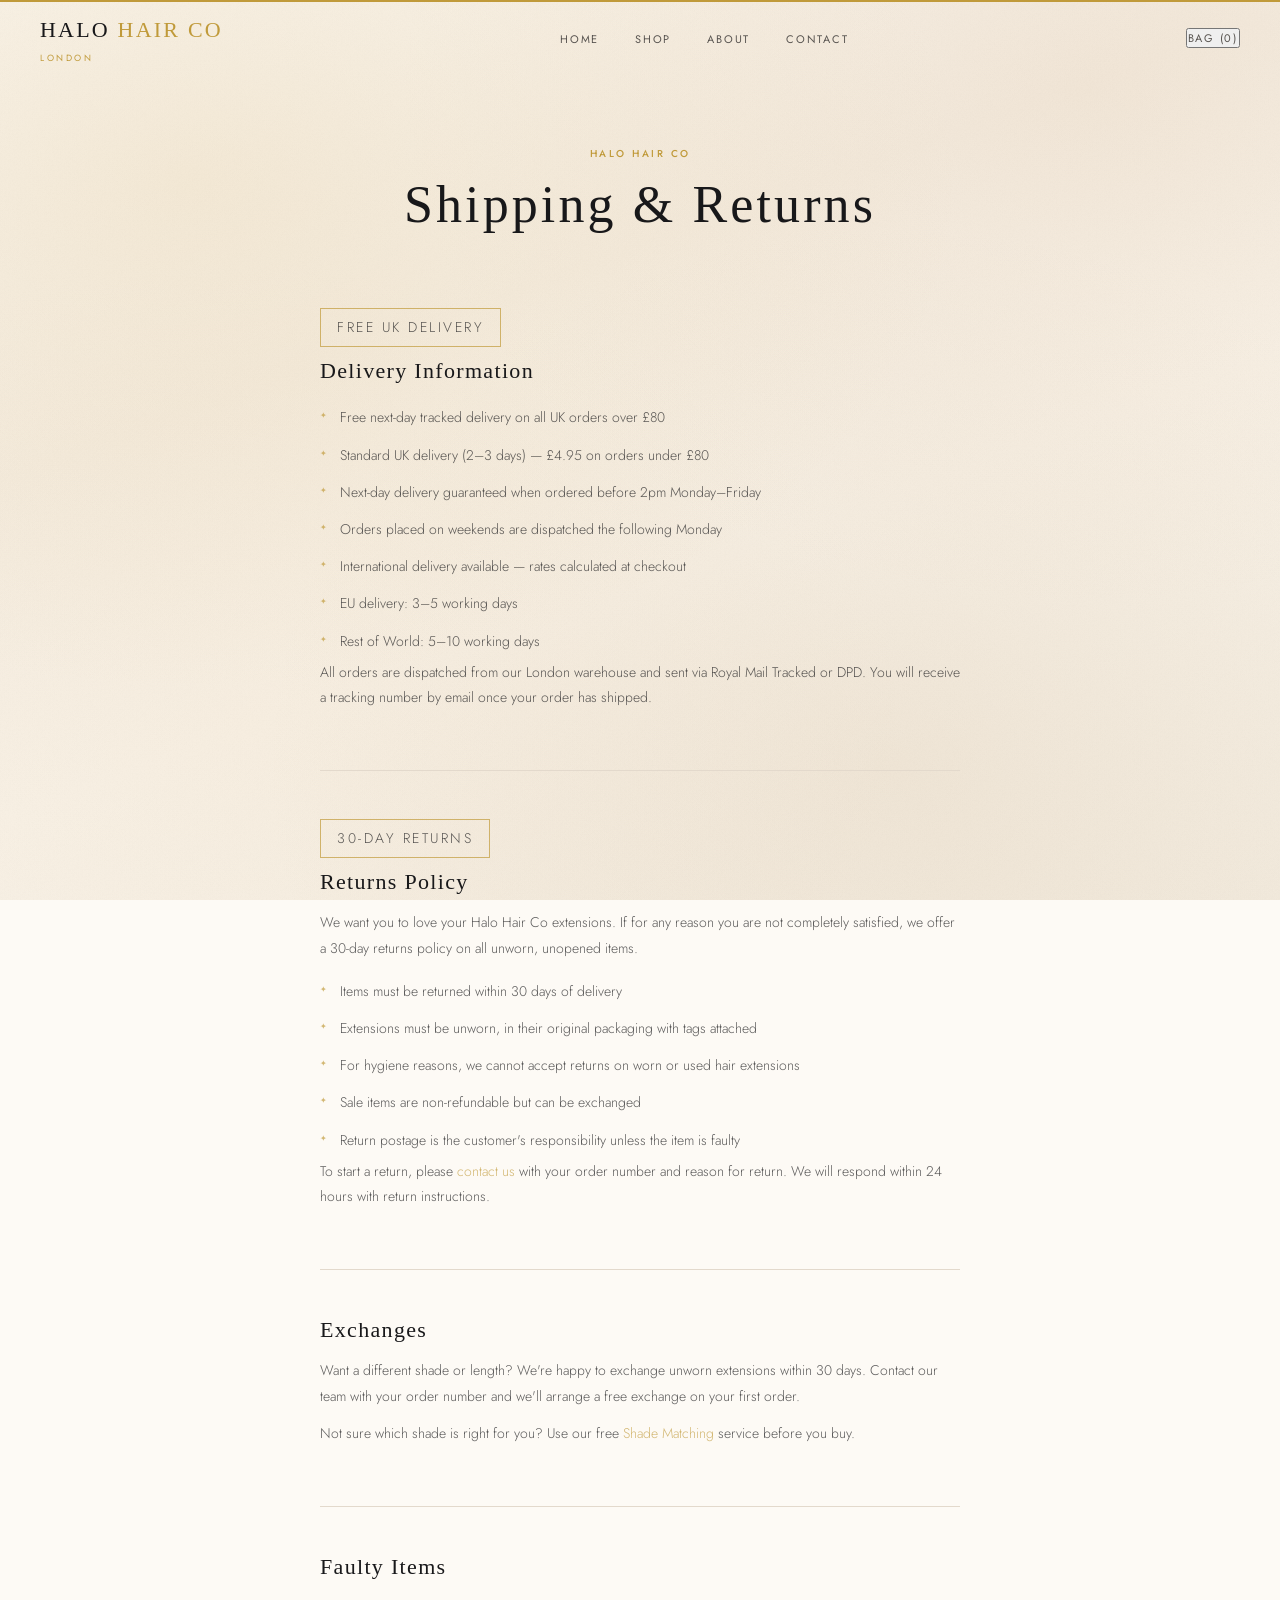
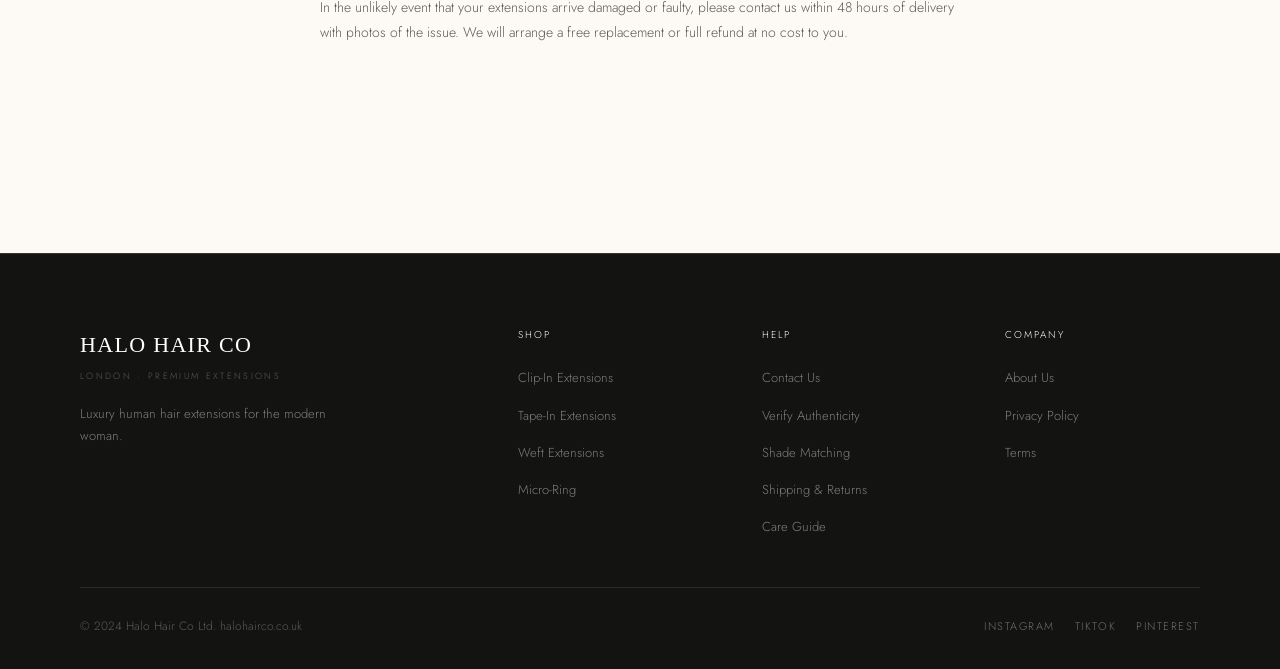
<file: shipping.html>
<!DOCTYPE html>
<html lang="en">
<head>
  <meta charset="UTF-8" />
  <meta name="viewport" content="width=device-width, initial-scale=1.0" />
  <title>Shipping & Returns — Halo Hair Co</title>
  <link rel="stylesheet" href="css/style.css" />
  <style>
    .info-hero { min-height: 32vh; display:flex; align-items:center; justify-content:center; text-align:center; padding:140px 40px 50px; }
    .info-hero__eyebrow { font-family:'Jost',sans-serif; font-size:10px; font-weight:500; letter-spacing:0.25em; text-transform:uppercase; color:var(--gold); margin-bottom:14px; }
    .info-hero__title { font-family:'Cormorant Garant',serif; font-size:clamp(32px,5vw,52px); font-weight:300; letter-spacing:0.06em; color:var(--text); }
    .info-body { max-width:720px; margin:0 auto; padding:20px 40px 100px; }
    .info-section { margin-bottom:48px; padding-bottom:48px; border-bottom:1px solid var(--border); }
    .info-section:last-child { border-bottom:none; }
    .info-section__title { font-family:'Cormorant Garant',serif; font-size:22px; font-weight:400; letter-spacing:0.06em; color:var(--text); margin-bottom:16px; }
    .info-section p { font-family:'Jost',sans-serif; font-size:14px; line-height:1.8; color:var(--text); opacity:0.7; margin-bottom:12px; }
    .info-section ul { list-style:none; padding:0; }
    .info-section ul li { font-family:'Jost',sans-serif; font-size:14px; line-height:1.8; color:var(--text); opacity:0.7; padding:6px 0 6px 20px; position:relative; }
    .info-section ul li::before { content:'✦'; position:absolute; left:0; color:var(--gold); font-size:8px; top:9px; }
    .info-badge { display:inline-block; padding:6px 16px; border:1px solid var(--gold); font-family:'Jost',sans-serif; font-size:10px; letter-spacing:0.18em; text-transform:uppercase; color:var(--gold); margin-bottom:20px; }
  </style>
</head>
<body>
  <header class="site-header" id="siteHeader">
    <nav class="nav">
      <a href="index.html" class="nav__logo">HALO <span>HAIR CO</span><span class="nav__logo-sub">London</span></a>
      <ul class="nav__links">
        <li><a href="index.html">Home</a></li>
        <li><a href="shop.html">Shop</a></li>
        <li><a href="about.html">About</a></li>
        <li><a href="contact.html">Contact</a></li>
      </ul>
      <div class="nav__actions">
        <button class="nav__cart" id="cartToggle">Bag (0)</button>
        <button class="nav__hamburger" id="menuToggle" aria-label="Menu"><span></span><span></span><span></span></button>
      </div>
    </nav>
  </header>

  <section class="info-hero">
    <div>
      <p class="info-hero__eyebrow">Halo Hair Co</p>
      <h1 class="info-hero__title">Shipping & Returns</h1>
    </div>
  </section>

  <div class="info-body">

    <div class="info-section">
      <p class="info-badge">Free UK Delivery</p>
      <h2 class="info-section__title">Delivery Information</h2>
      <ul>
        <li>Free next-day tracked delivery on all UK orders over £80</li>
        <li>Standard UK delivery (2–3 days) — £4.95 on orders under £80</li>
        <li>Next-day delivery guaranteed when ordered before 2pm Monday–Friday</li>
        <li>Orders placed on weekends are dispatched the following Monday</li>
        <li>International delivery available — rates calculated at checkout</li>
        <li>EU delivery: 3–5 working days</li>
        <li>Rest of World: 5–10 working days</li>
      </ul>
      <p>All orders are dispatched from our London warehouse and sent via Royal Mail Tracked or DPD. You will receive a tracking number by email once your order has shipped.</p>
    </div>

    <div class="info-section">
      <p class="info-badge">30-Day Returns</p>
      <h2 class="info-section__title">Returns Policy</h2>
      <p>We want you to love your Halo Hair Co extensions. If for any reason you are not completely satisfied, we offer a 30-day returns policy on all unworn, unopened items.</p>
      <ul>
        <li>Items must be returned within 30 days of delivery</li>
        <li>Extensions must be unworn, in their original packaging with tags attached</li>
        <li>For hygiene reasons, we cannot accept returns on worn or used hair extensions</li>
        <li>Sale items are non-refundable but can be exchanged</li>
        <li>Return postage is the customer's responsibility unless the item is faulty</li>
      </ul>
      <p>To start a return, please <a href="contact.html" style="color:var(--gold);">contact us</a> with your order number and reason for return. We will respond within 24 hours with return instructions.</p>
    </div>

    <div class="info-section">
      <h2 class="info-section__title">Exchanges</h2>
      <p>Want a different shade or length? We're happy to exchange unworn extensions within 30 days. Contact our team with your order number and we'll arrange a free exchange on your first order.</p>
      <p>Not sure which shade is right for you? Use our free <a href="shade-matching.html" style="color:var(--gold);">Shade Matching</a> service before you buy.</p>
    </div>

    <div class="info-section">
      <h2 class="info-section__title">Faulty Items</h2>
      <p>In the unlikely event that your extensions arrive damaged or faulty, please contact us within 48 hours of delivery with photos of the issue. We will arrange a free replacement or full refund at no cost to you.</p>
    </div>

  </div>

  <footer class="site-footer">
    <div class="container">
      <div class="footer__grid">
        <div>
          <p class="footer__brand-name">HALO HAIR CO</p>
          <p class="footer__brand-sub">London · Premium Extensions</p>
          <p class="footer__brand-text">Luxury human hair extensions for the modern woman.</p>
        </div>
        <div>
          <p class="footer__col-title">Shop</p>
          <ul class="footer__links">
            <li><a href="shop.html?type=clip-in">Clip-In Extensions</a></li>
            <li><a href="shop.html?type=tape-in">Tape-In Extensions</a></li>
            <li><a href="shop.html?type=weft">Weft Extensions</a></li>
            <li><a href="shop.html?type=micro-ring">Micro-Ring</a></li>
          </ul>
        </div>
        <div>
          <p class="footer__col-title">Help</p>
          <ul class="footer__links">
            <li><a href="contact.html">Contact Us</a></li>
            <li><a href="verify.html">Verify Authenticity</a></li>
            <li><a href="shade-matching.html">Shade Matching</a></li>
            <li><a href="shipping.html">Shipping & Returns</a></li>
            <li><a href="care-guide.html">Care Guide</a></li>
          </ul>
        </div>
        <div>
          <p class="footer__col-title">Company</p>
          <ul class="footer__links">
            <li><a href="about.html">About Us</a></li>
            <li><a href="privacy.html">Privacy Policy</a></li>
            <li><a href="terms.html">Terms</a></li>
          </ul>
        </div>
      </div>
      <div class="footer__bottom">
        <p class="footer__copy">© 2024 Halo Hair Co Ltd. halohairco.co.uk</p>
        <div class="footer__social">
          <a href="#">Instagram</a>
          <a href="#">TikTok</a>
          <a href="#">Pinterest</a>
        </div>
      </div>
    </div>
  </footer>
  <div class="cart-overlay" id="cartOverlay"></div>
  <aside class="cart-drawer" id="cartDrawer">
    <div class="cart-drawer__header"><p class="cart-drawer__title">Your Bag</p><button class="cart-drawer__close" id="cartClose">✕</button></div>
    <div class="cart-drawer__items" id="cartItems"><p class="cart-drawer__empty">Your bag is empty.</p></div>
    <div class="cart-drawer__footer"><div class="cart-drawer__total"><span>Total</span><span id="cartTotal">£0</span></div><a href="#" class="btn btn--gold" style="display:block;text-align:center;margin-top:16px;">Checkout</a></div>
  </aside>
  <script src="js/main.js"></script>
</body>
</html>
</file>
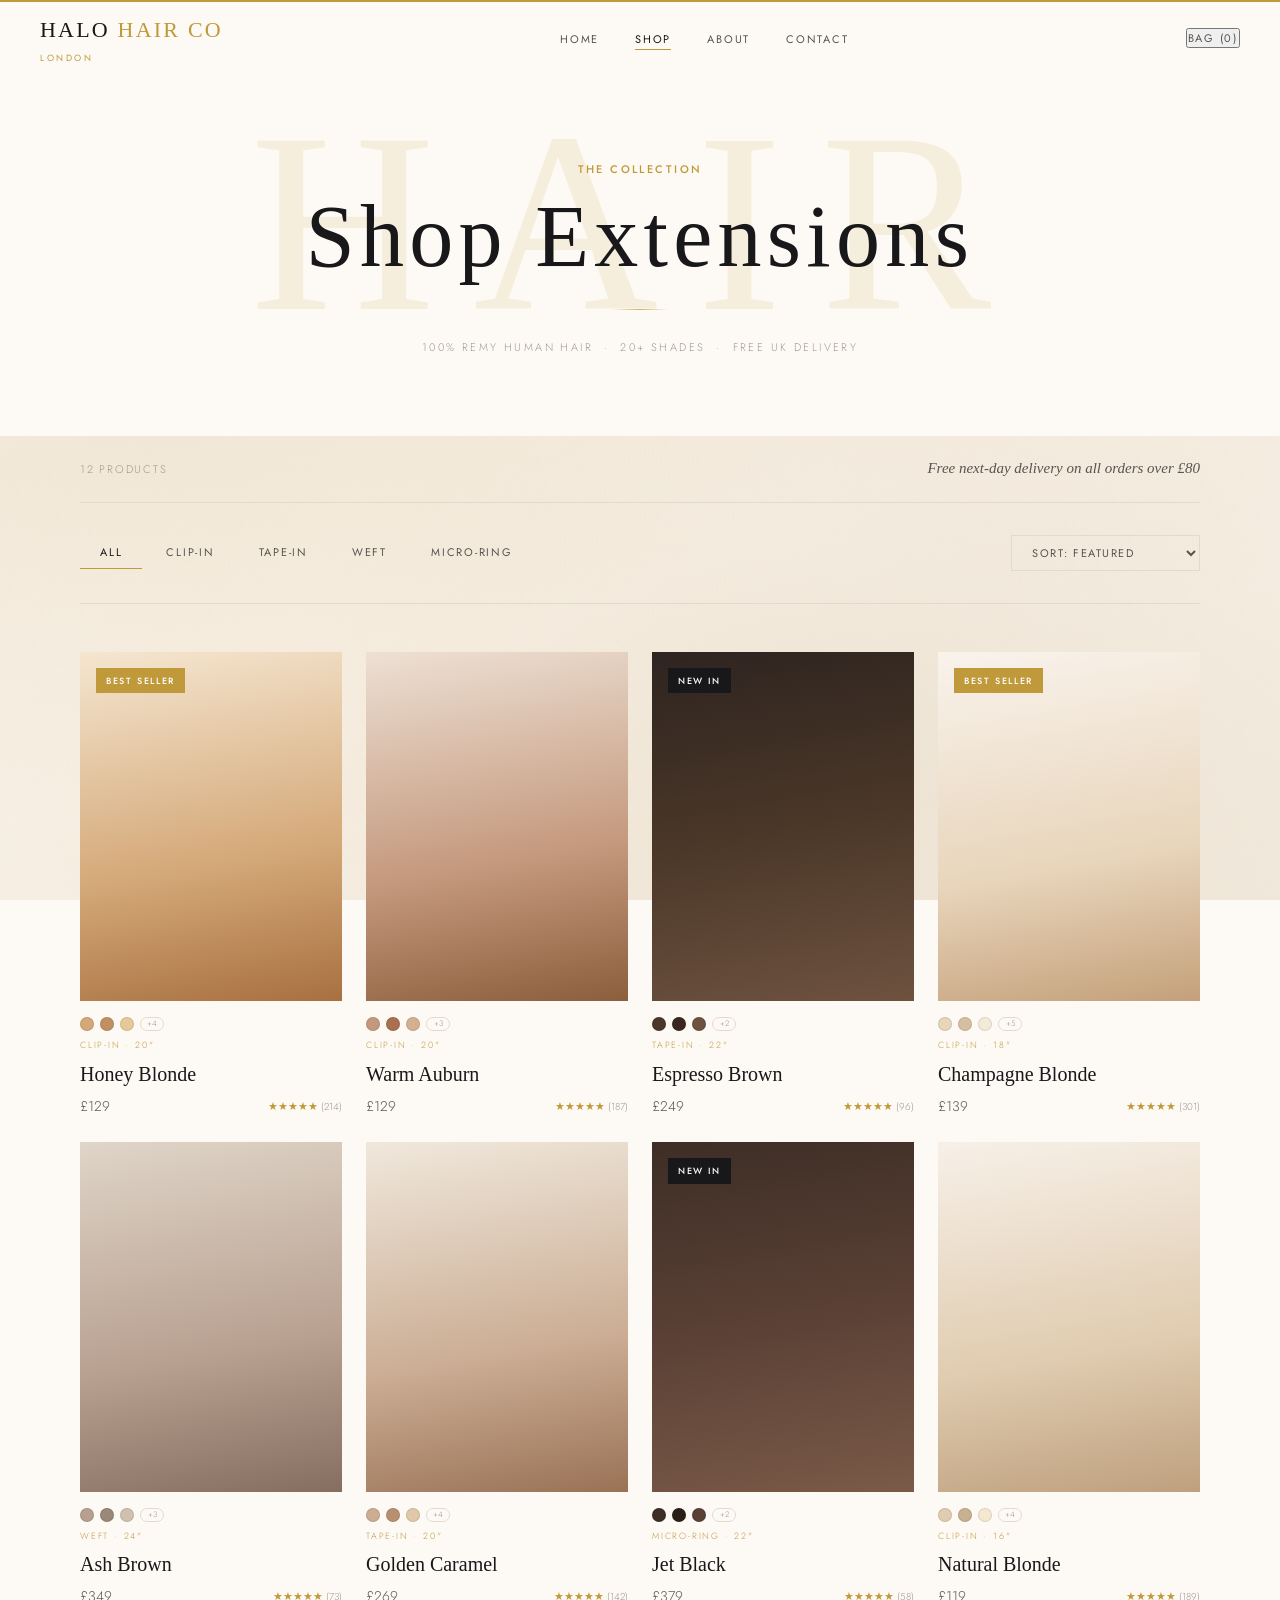
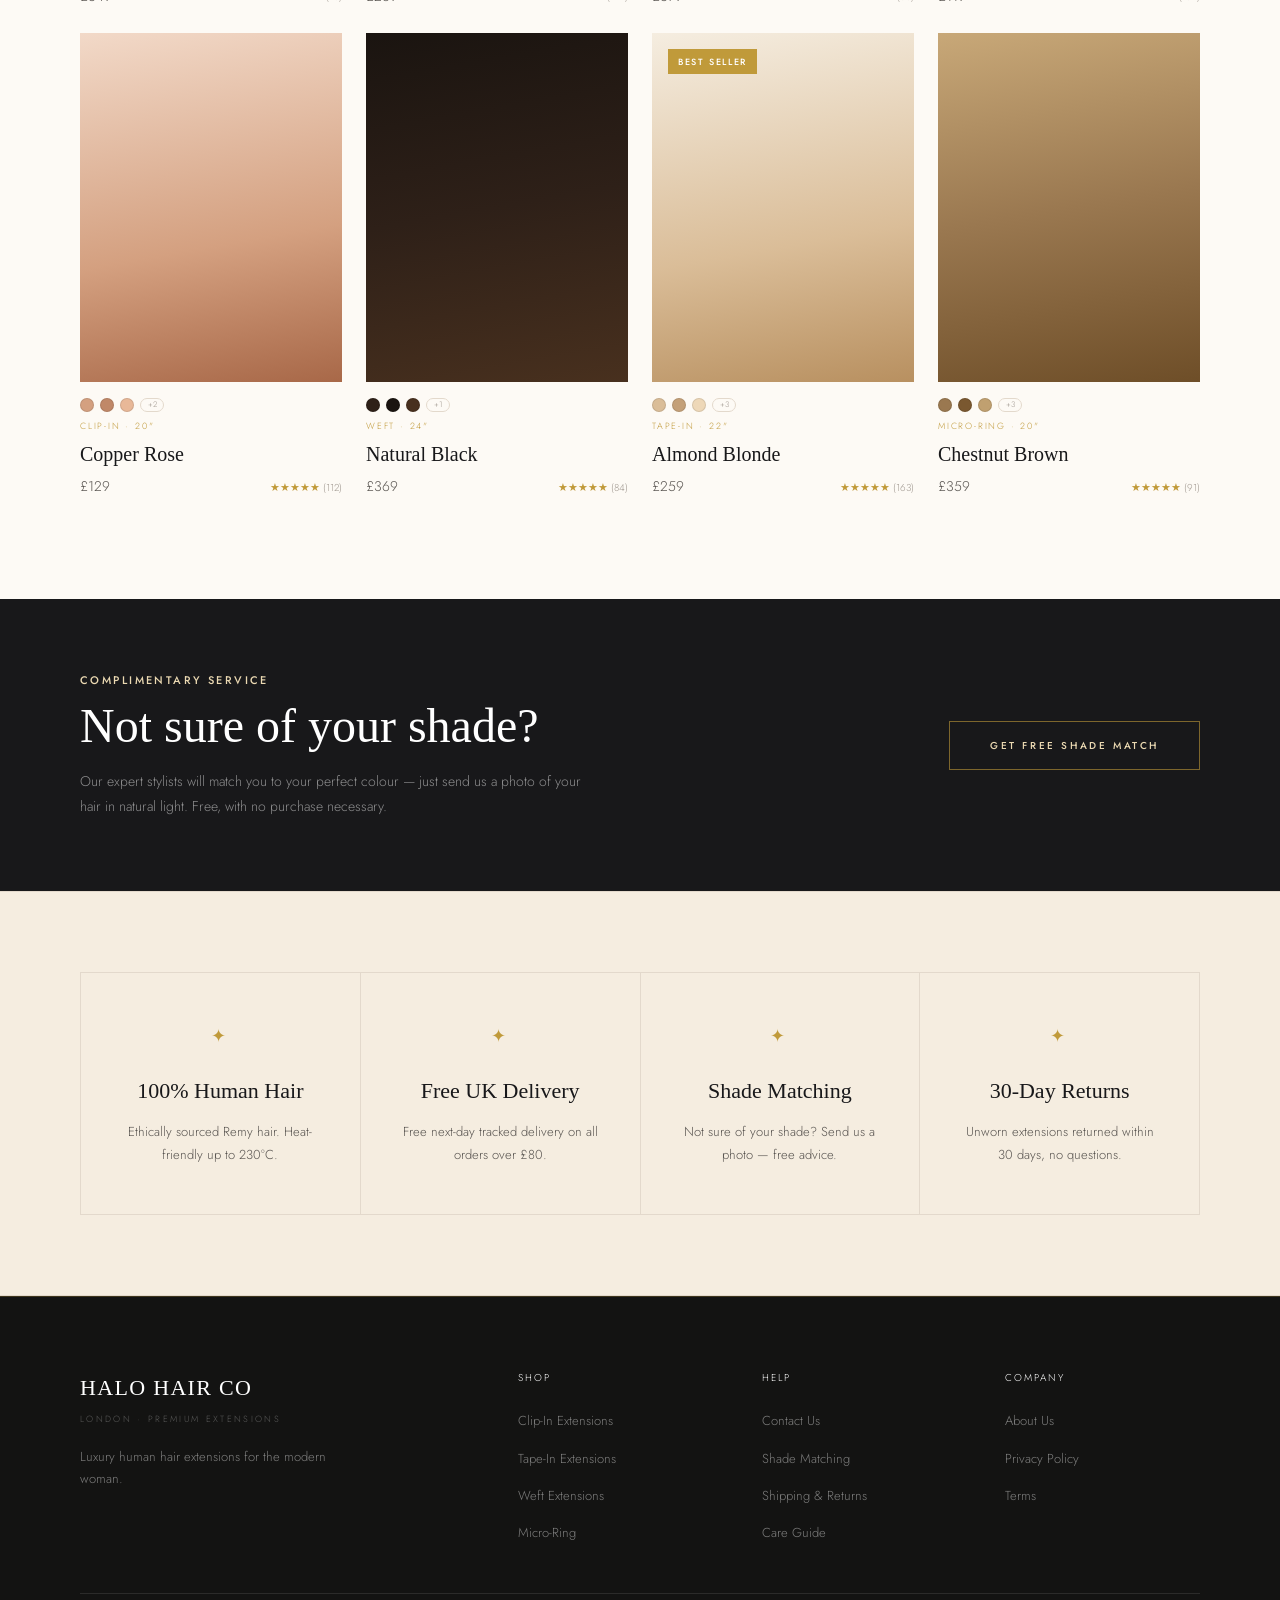
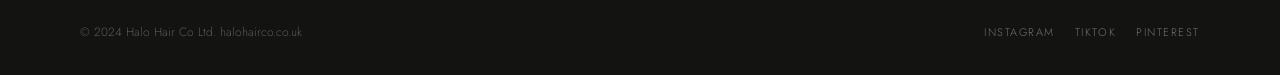
<file: shop.html>
<!DOCTYPE html>
<html lang="en">
<head>
  <meta charset="UTF-8" />
  <meta name="viewport" content="width=device-width, initial-scale=1.0" />
  <title>Shop Extensions — Halo Hair Co</title>
  <meta name="description" content="Browse Halo Hair Co's full range of premium human hair extensions. Clip-in, tape-in, weft and micro-ring available in 20+ shades." />
  <link rel="stylesheet" href="css/style.css" />
</head>
<body>

  <!-- ── HEADER ── -->
  <header class="site-header" id="siteHeader">
    <nav class="nav">
      <a href="index.html" class="nav__logo">
        HALO <span>HAIR CO</span>
        <span class="nav__logo-sub">London</span>
      </a>
      <ul class="nav__links">
        <li><a href="index.html">Home</a></li>
        <li><a href="shop.html" class="active">Shop</a></li>
        <li><a href="about.html">About</a></li>
        <li><a href="contact.html">Contact</a></li>
      </ul>
      <div class="nav__actions">
        <button class="nav__cart" id="cartToggle">Bag (0)</button>
        <button class="nav__hamburger" id="menuToggle" aria-label="Menu">
          <span></span><span></span><span></span>
        </button>
      </div>
    </nav>
  </header>

  <!-- ── CART DRAWER ── -->
  <div class="cart-overlay" id="cartOverlay"></div>
  <div class="cart-drawer" id="cartDrawer">
    <div class="cart-drawer__header">
      <h2 class="cart-drawer__title serif">Your Bag</h2>
      <button class="cart-close" id="cartClose">✕</button>
    </div>
    <div class="cart-empty" id="cartEmpty">
      <p>Your bag is empty.</p>
      <a href="shop.html" class="btn btn--outline" style="font-size:10px;padding:12px 28px;">Shop Extensions</a>
    </div>
    <div id="cartItems" style="flex:1;overflow-y:auto;display:none;"></div>
    <div class="cart-footer" id="cartFooter" style="display:none;">
      <div style="display:flex;justify-content:space-between;margin-bottom:16px;">
        <span class="label label--mid">Total</span>
        <span style="font-family:'Cormorant Garant',serif;font-size:22px;" id="cartTotal">£0.00</span>
      </div>
      <a href="#" class="btn btn--gold" style="display:block;text-align:center;">Checkout</a>
    </div>
  </div>

  <!-- ── SHOP HERO ── -->
  <div class="shop-page-hero">
    <div class="shop-page-hero__bg">HAIR</div>
    <div class="shop-page-hero__content">
      <p class="label">The Collection</p>
      <h1 class="shop-page-hero__title">Shop Extensions</h1>
      <div class="divider"></div>
      <p class="shop-page-hero__sub">100% Remy Human Hair &nbsp;·&nbsp; 20+ Shades &nbsp;·&nbsp; Free UK Delivery</p>
    </div>
  </div>

  <!-- ── SHOP CONTENT ── -->
  <div class="container">

    <!-- META BAR -->
    <div class="shop-meta">
      <p class="shop-meta__count">12 products</p>
      <p class="shop-meta__note">Free next-day delivery on all orders over £80</p>
    </div>

    <!-- FILTERS -->
    <div class="shop-filters">
      <div class="shop-filters__inner">
        <div class="shop-filters__tabs">
          <button class="filter-tab active">All</button>
          <button class="filter-tab">Clip-In</button>
          <button class="filter-tab">Tape-In</button>
          <button class="filter-tab">Weft</button>
          <button class="filter-tab">Micro-Ring</button>
        </div>
        <select class="shop-filters__sort">
          <option>Sort: Featured</option>
          <option>Price: Low to High</option>
          <option>Price: High to Low</option>
          <option>Newest</option>
        </select>
      </div>
    </div>

    <!-- PRODUCTS GRID -->
    <div class="products__grid shop-grid">

      <div class="product-card" data-type="clip-in">
        <div class="product-card__img">
          <div class="product-card__img-inner" style="background:linear-gradient(170deg,#F5E6D0 0%,#D4A878 60%,#A87040 100%)"></div>
          <span class="product-card__badge badge--seller">Best Seller</span>
          <button class="product-card__wish" aria-label="Save">♡</button>
          <button class="product-card__quick-add" onclick="addToCart(1,'Honey Blonde Clip-In Set — 20&quot;',129)">Add to Bag</button>
        </div>
        <div class="product-card__swatches">
          <span class="swatch" style="background:#D4A878"></span>
          <span class="swatch" style="background:#C09060"></span>
          <span class="swatch" style="background:#E8C898"></span>
          <span class="swatch swatch--more">+4</span>
        </div>
        <p class="product-card__label">Clip-In · 20"</p>
        <p class="product-card__name">Honey Blonde</p>
        <div class="product-card__meta">
          <p class="product-card__price">£129</p>
          <p class="product-card__rating">★★★★★ <span>(214)</span></p>
        </div>
      </div>

      <div class="product-card" data-type="clip-in">
        <div class="product-card__img">
          <div class="product-card__img-inner" style="background:linear-gradient(170deg,#EDE0D4 0%,#C4987C 60%,#8B5E3C 100%)"></div>
          <button class="product-card__wish" aria-label="Save">♡</button>
          <button class="product-card__quick-add" onclick="addToCart(2,'Warm Auburn Clip-In Set — 20&quot;',129)">Add to Bag</button>
        </div>
        <div class="product-card__swatches">
          <span class="swatch" style="background:#C4987C"></span>
          <span class="swatch" style="background:#A87050"></span>
          <span class="swatch" style="background:#D4B090"></span>
          <span class="swatch swatch--more">+3</span>
        </div>
        <p class="product-card__label">Clip-In · 20"</p>
        <p class="product-card__name">Warm Auburn</p>
        <div class="product-card__meta">
          <p class="product-card__price">£129</p>
          <p class="product-card__rating">★★★★★ <span>(187)</span></p>
        </div>
      </div>

      <div class="product-card" data-type="tape-in">
        <div class="product-card__img">
          <div class="product-card__img-inner" style="background:linear-gradient(170deg,#2E2420 0%,#4A3728 50%,#6E5240 100%)"></div>
          <span class="product-card__badge badge--new">New In</span>
          <button class="product-card__wish" aria-label="Save">♡</button>
          <button class="product-card__quick-add" onclick="addToCart(3,'Espresso Brown Tape-In — 22&quot;',249)">Add to Bag</button>
        </div>
        <div class="product-card__swatches">
          <span class="swatch" style="background:#4A3728"></span>
          <span class="swatch" style="background:#3A2820"></span>
          <span class="swatch" style="background:#6E5240"></span>
          <span class="swatch swatch--more">+2</span>
        </div>
        <p class="product-card__label">Tape-In · 22"</p>
        <p class="product-card__name">Espresso Brown</p>
        <div class="product-card__meta">
          <p class="product-card__price">£249</p>
          <p class="product-card__rating">★★★★★ <span>(96)</span></p>
        </div>
      </div>

      <div class="product-card" data-type="clip-in">
        <div class="product-card__img">
          <div class="product-card__img-inner" style="background:linear-gradient(170deg,#F9F3EC 0%,#E8D5BB 60%,#C4A07A 100%)"></div>
          <span class="product-card__badge badge--seller">Best Seller</span>
          <button class="product-card__wish" aria-label="Save">♡</button>
          <button class="product-card__quick-add" onclick="addToCart(4,'Champagne Blonde Clip-In — 18&quot;',139)">Add to Bag</button>
        </div>
        <div class="product-card__swatches">
          <span class="swatch" style="background:#E8D5BB"></span>
          <span class="swatch" style="background:#D4C0A0"></span>
          <span class="swatch" style="background:#F4EAD8"></span>
          <span class="swatch swatch--more">+5</span>
        </div>
        <p class="product-card__label">Clip-In · 18"</p>
        <p class="product-card__name">Champagne Blonde</p>
        <div class="product-card__meta">
          <p class="product-card__price">£139</p>
          <p class="product-card__rating">★★★★★ <span>(301)</span></p>
        </div>
      </div>

      <div class="product-card" data-type="weft">
        <div class="product-card__img">
          <div class="product-card__img-inner" style="background:linear-gradient(170deg,#DFD5C8 0%,#B8A090 60%,#856E60 100%)"></div>
          <button class="product-card__wish" aria-label="Save">♡</button>
          <button class="product-card__quick-add" onclick="addToCart(5,'Ash Brown Weft — 24&quot;',349)">Add to Bag</button>
        </div>
        <div class="product-card__swatches">
          <span class="swatch" style="background:#B8A090"></span>
          <span class="swatch" style="background:#9A8878"></span>
          <span class="swatch" style="background:#D0C0B0"></span>
          <span class="swatch swatch--more">+3</span>
        </div>
        <p class="product-card__label">Weft · 24"</p>
        <p class="product-card__name">Ash Brown</p>
        <div class="product-card__meta">
          <p class="product-card__price">£349</p>
          <p class="product-card__rating">★★★★★ <span>(73)</span></p>
        </div>
      </div>

      <div class="product-card" data-type="tape-in">
        <div class="product-card__img">
          <div class="product-card__img-inner" style="background:linear-gradient(170deg,#F0E8DC 0%,#CBAD94 60%,#9A7256 100%)"></div>
          <button class="product-card__wish" aria-label="Save">♡</button>
          <button class="product-card__quick-add" onclick="addToCart(6,'Golden Caramel Tape-In — 20&quot;',269)">Add to Bag</button>
        </div>
        <div class="product-card__swatches">
          <span class="swatch" style="background:#CBAD94"></span>
          <span class="swatch" style="background:#B89070"></span>
          <span class="swatch" style="background:#E0C8A8"></span>
          <span class="swatch swatch--more">+4</span>
        </div>
        <p class="product-card__label">Tape-In · 20"</p>
        <p class="product-card__name">Golden Caramel</p>
        <div class="product-card__meta">
          <p class="product-card__price">£269</p>
          <p class="product-card__rating">★★★★★ <span>(142)</span></p>
        </div>
      </div>

      <div class="product-card" data-type="micro-ring">
        <div class="product-card__img">
          <div class="product-card__img-inner" style="background:linear-gradient(170deg,#3D2E26 0%,#5A4035 50%,#7A5A48 100%)"></div>
          <span class="product-card__badge badge--new">New In</span>
          <button class="product-card__wish" aria-label="Save">♡</button>
          <button class="product-card__quick-add" onclick="addToCart(7,'Jet Black Micro-Ring — 22&quot;',379)">Add to Bag</button>
        </div>
        <div class="product-card__swatches">
          <span class="swatch" style="background:#3D2E26"></span>
          <span class="swatch" style="background:#2A1E18"></span>
          <span class="swatch" style="background:#5A4035"></span>
          <span class="swatch swatch--more">+2</span>
        </div>
        <p class="product-card__label">Micro-Ring · 22"</p>
        <p class="product-card__name">Jet Black</p>
        <div class="product-card__meta">
          <p class="product-card__price">£379</p>
          <p class="product-card__rating">★★★★★ <span>(58)</span></p>
        </div>
      </div>

      <div class="product-card" data-type="clip-in">
        <div class="product-card__img">
          <div class="product-card__img-inner" style="background:linear-gradient(170deg,#F7F0E8 0%,#E0CCB0 60%,#BEA07E 100%)"></div>
          <button class="product-card__wish" aria-label="Save">♡</button>
          <button class="product-card__quick-add" onclick="addToCart(8,'Natural Blonde Clip-In — 16&quot;',119)">Add to Bag</button>
        </div>
        <div class="product-card__swatches">
          <span class="swatch" style="background:#E0CCB0"></span>
          <span class="swatch" style="background:#C8B090"></span>
          <span class="swatch" style="background:#F4E8D0"></span>
          <span class="swatch swatch--more">+4</span>
        </div>
        <p class="product-card__label">Clip-In · 16"</p>
        <p class="product-card__name">Natural Blonde</p>
        <div class="product-card__meta">
          <p class="product-card__price">£119</p>
          <p class="product-card__rating">★★★★★ <span>(189)</span></p>
        </div>
      </div>

      <div class="product-card" data-type="clip-in">
        <div class="product-card__img">
          <div class="product-card__img-inner" style="background:linear-gradient(170deg,#F2D9C8 0%,#D4A080 60%,#A86848 100%)"></div>
          <button class="product-card__wish" aria-label="Save">♡</button>
          <button class="product-card__quick-add" onclick="addToCart(9,'Copper Rose Clip-In — 20&quot;',129)">Add to Bag</button>
        </div>
        <div class="product-card__swatches">
          <span class="swatch" style="background:#D4A080"></span>
          <span class="swatch" style="background:#C08868"></span>
          <span class="swatch" style="background:#E8B898"></span>
          <span class="swatch swatch--more">+2</span>
        </div>
        <p class="product-card__label">Clip-In · 20"</p>
        <p class="product-card__name">Copper Rose</p>
        <div class="product-card__meta">
          <p class="product-card__price">£129</p>
          <p class="product-card__rating">★★★★★ <span>(112)</span></p>
        </div>
      </div>

      <div class="product-card" data-type="weft">
        <div class="product-card__img">
          <div class="product-card__img-inner" style="background:linear-gradient(170deg,#1A1410 0%,#2E2018 50%,#48301E 100%)"></div>
          <button class="product-card__wish" aria-label="Save">♡</button>
          <button class="product-card__quick-add" onclick="addToCart(10,'Natural Black Weft — 24&quot;',369)">Add to Bag</button>
        </div>
        <div class="product-card__swatches">
          <span class="swatch" style="background:#2E2018"></span>
          <span class="swatch" style="background:#1A1410"></span>
          <span class="swatch" style="background:#48301E"></span>
          <span class="swatch swatch--more">+1</span>
        </div>
        <p class="product-card__label">Weft · 24"</p>
        <p class="product-card__name">Natural Black</p>
        <div class="product-card__meta">
          <p class="product-card__price">£369</p>
          <p class="product-card__rating">★★★★★ <span>(84)</span></p>
        </div>
      </div>

      <div class="product-card" data-type="tape-in">
        <div class="product-card__img">
          <div class="product-card__img-inner" style="background:linear-gradient(170deg,#F5EDE0 0%,#DABD98 60%,#B89060 100%)"></div>
          <span class="product-card__badge badge--seller">Best Seller</span>
          <button class="product-card__wish" aria-label="Save">♡</button>
          <button class="product-card__quick-add" onclick="addToCart(11,'Almond Blonde Tape-In — 22&quot;',259)">Add to Bag</button>
        </div>
        <div class="product-card__swatches">
          <span class="swatch" style="background:#DABD98"></span>
          <span class="swatch" style="background:#C4A078"></span>
          <span class="swatch" style="background:#EED8B8"></span>
          <span class="swatch swatch--more">+3</span>
        </div>
        <p class="product-card__label">Tape-In · 22"</p>
        <p class="product-card__name">Almond Blonde</p>
        <div class="product-card__meta">
          <p class="product-card__price">£259</p>
          <p class="product-card__rating">★★★★★ <span>(163)</span></p>
        </div>
      </div>

      <div class="product-card" data-type="micro-ring">
        <div class="product-card__img">
          <div class="product-card__img-inner" style="background:linear-gradient(170deg,#C8A878 0%,#9A7850 50%,#6E4E28 100%)"></div>
          <button class="product-card__wish" aria-label="Save">♡</button>
          <button class="product-card__quick-add" onclick="addToCart(12,'Chestnut Brown Micro-Ring — 20&quot;',359)">Add to Bag</button>
        </div>
        <div class="product-card__swatches">
          <span class="swatch" style="background:#9A7850"></span>
          <span class="swatch" style="background:#7A5830"></span>
          <span class="swatch" style="background:#C0A070"></span>
          <span class="swatch swatch--more">+3</span>
        </div>
        <p class="product-card__label">Micro-Ring · 20"</p>
        <p class="product-card__name">Chestnut Brown</p>
        <div class="product-card__meta">
          <p class="product-card__price">£359</p>
          <p class="product-card__rating">★★★★★ <span>(91)</span></p>
        </div>
      </div>

    </div>
  </div>

  <!-- ── SHADE MATCH CTA ── -->
  <div class="shade-cta">
    <div class="container">
      <div class="shade-cta__inner">
        <div class="shade-cta__text">
          <p class="label" style="color:var(--gold-pale);">Complimentary Service</p>
          <h3 class="shade-cta__title">Not sure of your shade?</h3>
          <p class="shade-cta__body">Our expert stylists will match you to your perfect colour — just send us a photo of your hair in natural light. Free, with no purchase necessary.</p>
        </div>
        <a href="contact.html" class="btn btn--outline-gold shade-cta__btn">Get Free Shade Match</a>
      </div>
    </div>
  </div>

  <!-- ── PROMISE STRIP ── -->
  <section class="promise">
    <div class="container">
      <div class="promise__grid">
        <div>
          <div class="promise__item-icon">✦</div>
          <p class="promise__item-title">100% Human Hair</p>
          <p class="promise__item-text">Ethically sourced Remy hair. Heat-friendly up to 230°C.</p>
        </div>
        <div>
          <div class="promise__item-icon">✦</div>
          <p class="promise__item-title">Free UK Delivery</p>
          <p class="promise__item-text">Free next-day tracked delivery on all orders over £80.</p>
        </div>
        <div>
          <div class="promise__item-icon">✦</div>
          <p class="promise__item-title">Shade Matching</p>
          <p class="promise__item-text">Not sure of your shade? Send us a photo — free advice.</p>
        </div>
        <div>
          <div class="promise__item-icon">✦</div>
          <p class="promise__item-title">30-Day Returns</p>
          <p class="promise__item-text">Unworn extensions returned within 30 days, no questions.</p>
        </div>
      </div>
    </div>
  </section>

  <!-- ── FOOTER ── -->
  <footer class="site-footer">
    <div class="container">
      <div class="footer__grid">
        <div>
          <p class="footer__brand-name">HALO HAIR CO</p>
          <p class="footer__brand-sub">London · Premium Extensions</p>
          <p class="footer__brand-text">Luxury human hair extensions for the modern woman.</p>
        </div>
        <div>
          <p class="footer__col-title">Shop</p>
          <ul class="footer__links">
            <li><a href="shop.html?type=clip-in">Clip-In Extensions</a></li>
            <li><a href="shop.html?type=tape-in">Tape-In Extensions</a></li>
            <li><a href="shop.html?type=weft">Weft Extensions</a></li>
            <li><a href="shop.html?type=micro-ring">Micro-Ring</a></li>
          </ul>
        </div>
        <div>
          <p class="footer__col-title">Help</p>
          <ul class="footer__links">
            <li><a href="contact.html">Contact Us</a></li>
            <li><a href="shade-matching.html">Shade Matching</a></li>
            <li><a href="shipping.html">Shipping & Returns</a></li>
            <li><a href="care-guide.html">Care Guide</a></li>
          </ul>
        </div>
        <div>
          <p class="footer__col-title">Company</p>
          <ul class="footer__links">
            <li><a href="about.html">About Us</a></li>
            <li><a href="privacy.html">Privacy Policy</a></li>
            <li><a href="terms.html">Terms</a></li>
          </ul>
        </div>
      </div>
      <div class="footer__bottom">
        <p class="footer__copy">© 2024 Halo Hair Co Ltd. halohairco.co.uk</p>
        <div class="footer__social">
          <a href="#">Instagram</a>
          <a href="#">TikTok</a>
          <a href="#">Pinterest</a>
        </div>
      </div>
    </div>
  </footer>

  <script src="js/main.js"></script>
</body>
</html>
</file>
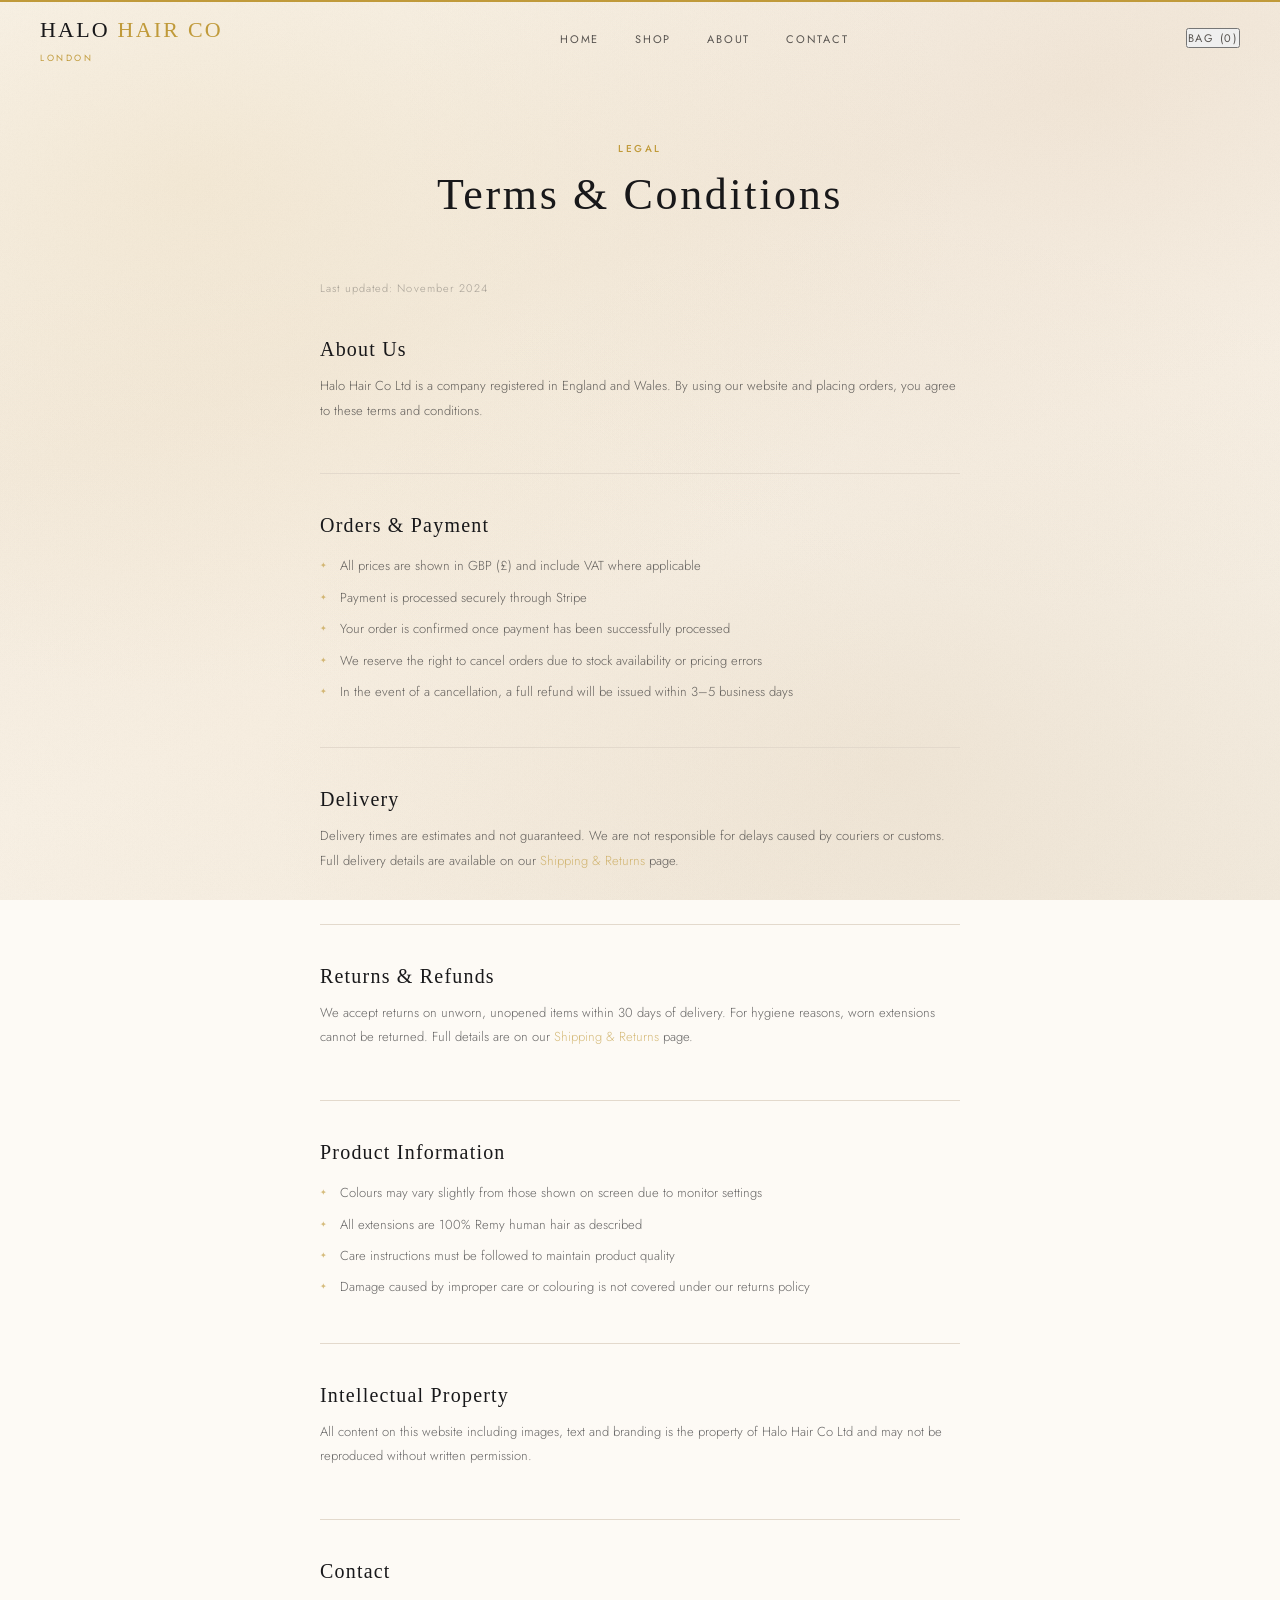
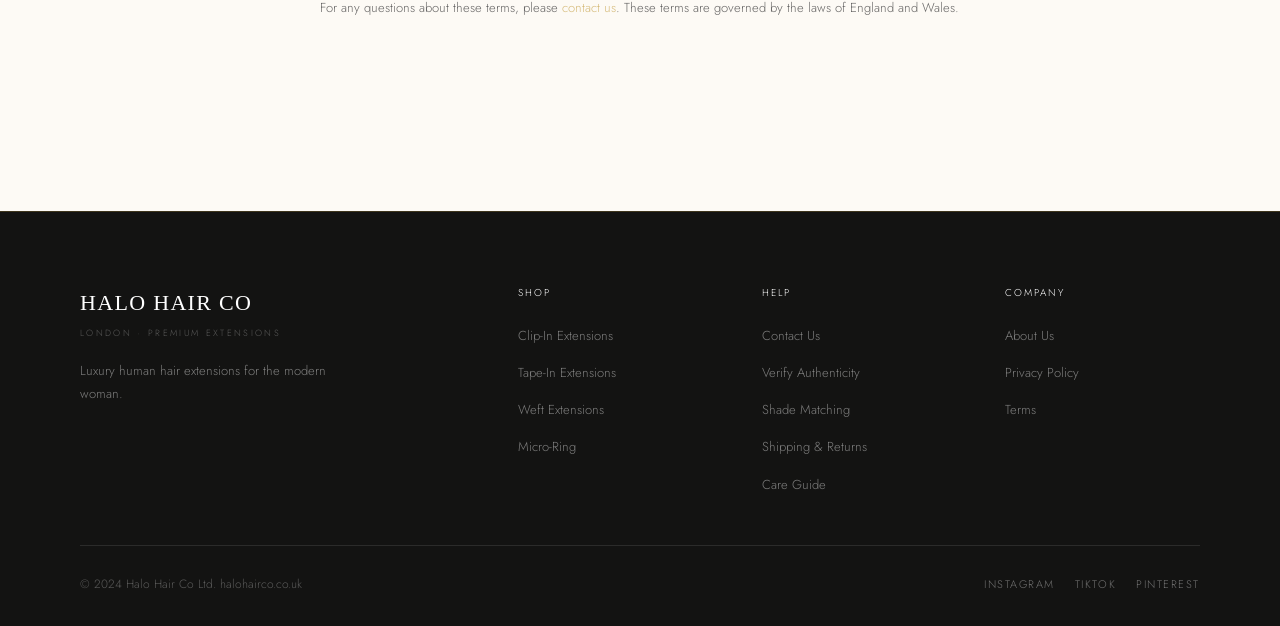
<file: terms.html>
<!DOCTYPE html>
<html lang="en">
<head>
  <meta charset="UTF-8" />
  <meta name="viewport" content="width=device-width, initial-scale=1.0" />
  <title>Terms & Conditions — Halo Hair Co</title>
  <link rel="stylesheet" href="css/style.css" />
  <style>
    .info-hero { min-height:28vh; display:flex; align-items:center; justify-content:center; text-align:center; padding:140px 40px 40px; }
    .info-hero__eyebrow { font-family:'Jost',sans-serif; font-size:10px; font-weight:500; letter-spacing:0.25em; text-transform:uppercase; color:var(--gold); margin-bottom:14px; }
    .info-hero__title { font-family:'Cormorant Garant',serif; font-size:clamp(28px,4vw,44px); font-weight:300; letter-spacing:0.06em; color:var(--text); }
    .info-body { max-width:720px; margin:0 auto; padding:20px 40px 100px; }
    .info-section { margin-bottom:40px; padding-bottom:40px; border-bottom:1px solid var(--border); }
    .info-section:last-child { border-bottom:none; }
    .info-section__title { font-family:'Cormorant Garant',serif; font-size:20px; font-weight:400; letter-spacing:0.06em; color:var(--text); margin-bottom:14px; }
    .info-section p { font-family:'Jost',sans-serif; font-size:13px; line-height:1.9; color:var(--text); opacity:0.65; margin-bottom:10px; }
    .info-section ul { list-style:none; padding:0; }
    .info-section ul li { font-family:'Jost',sans-serif; font-size:13px; line-height:1.8; color:var(--text); opacity:0.65; padding:4px 0 4px 20px; position:relative; }
    .info-section ul li::before { content:'✦'; position:absolute; left:0; color:var(--gold); font-size:8px; top:8px; }
    .info-updated { font-family:'Jost',sans-serif; font-size:11px; color:var(--text); opacity:0.35; letter-spacing:0.1em; margin-bottom:40px; }
  </style>
</head>
<body>
  <header class="site-header" id="siteHeader">
    <nav class="nav">
      <a href="index.html" class="nav__logo">HALO <span>HAIR CO</span><span class="nav__logo-sub">London</span></a>
      <ul class="nav__links">
        <li><a href="index.html">Home</a></li>
        <li><a href="shop.html">Shop</a></li>
        <li><a href="about.html">About</a></li>
        <li><a href="contact.html">Contact</a></li>
      </ul>
      <div class="nav__actions">
        <button class="nav__cart" id="cartToggle">Bag (0)</button>
        <button class="nav__hamburger" id="menuToggle" aria-label="Menu"><span></span><span></span><span></span></button>
      </div>
    </nav>
  </header>

  <section class="info-hero">
    <div>
      <p class="info-hero__eyebrow">Legal</p>
      <h1 class="info-hero__title">Terms & Conditions</h1>
    </div>
  </section>

  <div class="info-body">
    <p class="info-updated">Last updated: November 2024</p>

    <div class="info-section">
      <h2 class="info-section__title">About Us</h2>
      <p>Halo Hair Co Ltd is a company registered in England and Wales. By using our website and placing orders, you agree to these terms and conditions.</p>
    </div>

    <div class="info-section">
      <h2 class="info-section__title">Orders & Payment</h2>
      <ul>
        <li>All prices are shown in GBP (£) and include VAT where applicable</li>
        <li>Payment is processed securely through Stripe</li>
        <li>Your order is confirmed once payment has been successfully processed</li>
        <li>We reserve the right to cancel orders due to stock availability or pricing errors</li>
        <li>In the event of a cancellation, a full refund will be issued within 3–5 business days</li>
      </ul>
    </div>

    <div class="info-section">
      <h2 class="info-section__title">Delivery</h2>
      <p>Delivery times are estimates and not guaranteed. We are not responsible for delays caused by couriers or customs. Full delivery details are available on our <a href="shipping.html" style="color:var(--gold);">Shipping & Returns</a> page.</p>
    </div>

    <div class="info-section">
      <h2 class="info-section__title">Returns & Refunds</h2>
      <p>We accept returns on unworn, unopened items within 30 days of delivery. For hygiene reasons, worn extensions cannot be returned. Full details are on our <a href="shipping.html" style="color:var(--gold);">Shipping & Returns</a> page.</p>
    </div>

    <div class="info-section">
      <h2 class="info-section__title">Product Information</h2>
      <ul>
        <li>Colours may vary slightly from those shown on screen due to monitor settings</li>
        <li>All extensions are 100% Remy human hair as described</li>
        <li>Care instructions must be followed to maintain product quality</li>
        <li>Damage caused by improper care or colouring is not covered under our returns policy</li>
      </ul>
    </div>

    <div class="info-section">
      <h2 class="info-section__title">Intellectual Property</h2>
      <p>All content on this website including images, text and branding is the property of Halo Hair Co Ltd and may not be reproduced without written permission.</p>
    </div>

    <div class="info-section">
      <h2 class="info-section__title">Contact</h2>
      <p>For any questions about these terms, please <a href="contact.html" style="color:var(--gold);">contact us</a>. These terms are governed by the laws of England and Wales.</p>
    </div>
  </div>

  <footer class="site-footer">
    <div class="container">
      <div class="footer__grid">
        <div>
          <p class="footer__brand-name">HALO HAIR CO</p>
          <p class="footer__brand-sub">London · Premium Extensions</p>
          <p class="footer__brand-text">Luxury human hair extensions for the modern woman.</p>
        </div>
        <div>
          <p class="footer__col-title">Shop</p>
          <ul class="footer__links">
            <li><a href="shop.html?type=clip-in">Clip-In Extensions</a></li>
            <li><a href="shop.html?type=tape-in">Tape-In Extensions</a></li>
            <li><a href="shop.html?type=weft">Weft Extensions</a></li>
            <li><a href="shop.html?type=micro-ring">Micro-Ring</a></li>
          </ul>
        </div>
        <div>
          <p class="footer__col-title">Help</p>
          <ul class="footer__links">
            <li><a href="contact.html">Contact Us</a></li>
            <li><a href="verify.html">Verify Authenticity</a></li>
            <li><a href="shade-matching.html">Shade Matching</a></li>
            <li><a href="shipping.html">Shipping & Returns</a></li>
            <li><a href="care-guide.html">Care Guide</a></li>
          </ul>
        </div>
        <div>
          <p class="footer__col-title">Company</p>
          <ul class="footer__links">
            <li><a href="about.html">About Us</a></li>
            <li><a href="privacy.html">Privacy Policy</a></li>
            <li><a href="terms.html">Terms</a></li>
          </ul>
        </div>
      </div>
      <div class="footer__bottom">
        <p class="footer__copy">© 2024 Halo Hair Co Ltd. halohairco.co.uk</p>
        <div class="footer__social"><a href="#">Instagram</a><a href="#">TikTok</a><a href="#">Pinterest</a></div>
      </div>
    </div>
  </footer>
  <div class="cart-overlay" id="cartOverlay"></div>
  <aside class="cart-drawer" id="cartDrawer">
    <div class="cart-drawer__header"><p class="cart-drawer__title">Your Bag</p><button class="cart-drawer__close" id="cartClose">✕</button></div>
    <div class="cart-drawer__items" id="cartItems"><p class="cart-drawer__empty">Your bag is empty.</p></div>
    <div class="cart-drawer__footer"><div class="cart-drawer__total"><span>Total</span><span id="cartTotal">£0</span></div><a href="#" class="btn btn--gold" style="display:block;text-align:center;margin-top:16px;">Checkout</a></div>
  </aside>
  <script src="js/main.js"></script>
</body>
</html>
</file>
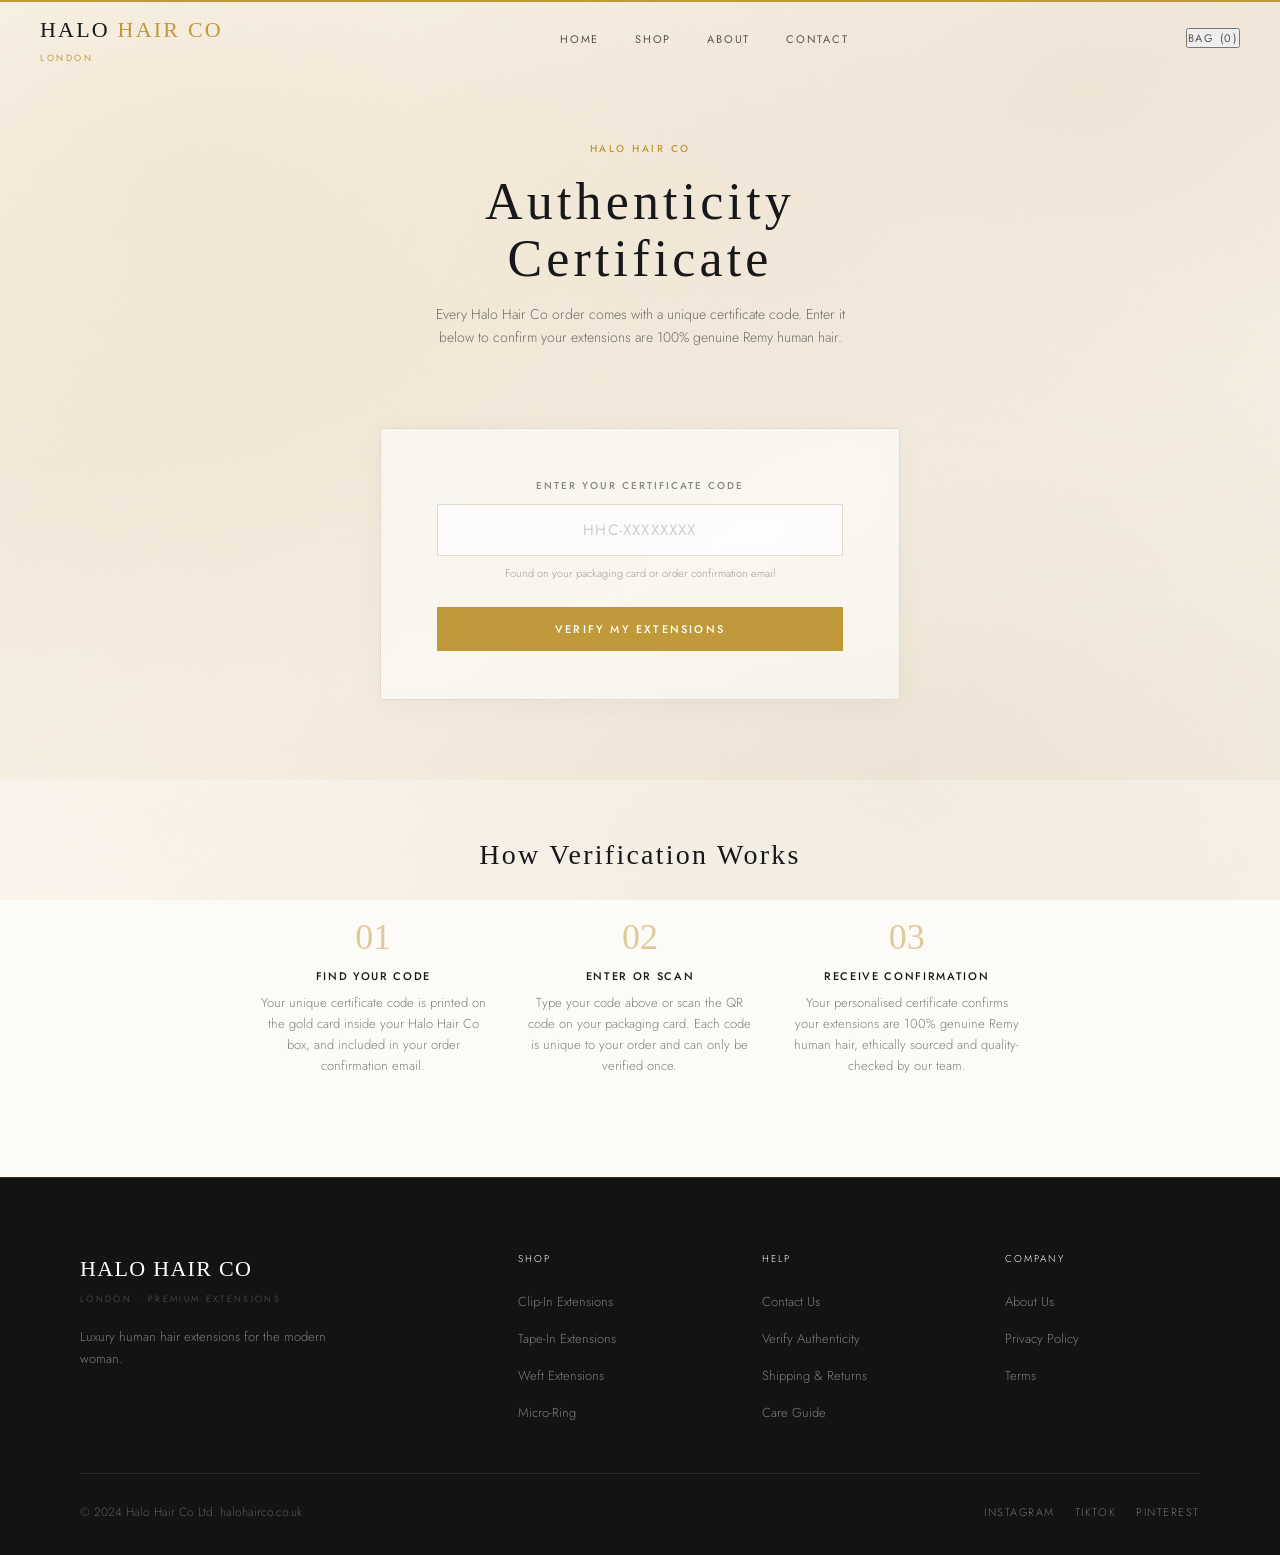
<file: verify.html>
<!DOCTYPE html>
<html lang="en">
<head>
  <meta charset="UTF-8" />
  <meta name="viewport" content="width=device-width, initial-scale=1.0" />
  <title>Authenticity Certificate — Halo Hair Co</title>
  <meta name="description" content="Verify your Halo Hair Co extensions are 100% genuine Remy human hair." />
  <link rel="stylesheet" href="css/style.css" />
  <style>
    /* ── VERIFY PAGE ── */
    .verify-hero {
      min-height: 40vh;
      display: flex;
      align-items: center;
      justify-content: center;
      text-align: center;
      padding: 140px 40px 60px;
      background: transparent;
    }
    .verify-hero__eyebrow {
      font-family: 'Jost', sans-serif;
      font-size: 10px;
      font-weight: 500;
      letter-spacing: 0.25em;
      text-transform: uppercase;
      color: var(--gold);
      margin-bottom: 16px;
    }
    .verify-hero__title {
      font-family: 'Cormorant Garant', serif;
      font-size: clamp(32px, 5vw, 52px);
      font-weight: 300;
      letter-spacing: 0.08em;
      color: var(--text);
      line-height: 1.1;
      margin-bottom: 16px;
    }
    .verify-hero__sub {
      font-family: 'Jost', sans-serif;
      font-size: 14px;
      color: var(--text);
      opacity: 0.6;
      max-width: 420px;
      line-height: 1.6;
    }

    /* ── LOOKUP FORM ── */
    .verify-form-section {
      padding: 20px 40px 80px;
      display: flex;
      justify-content: center;
    }
    .verify-form {
      background: rgba(255,255,255,0.55);
      border: 1px solid var(--border);
      border-radius: 2px;
      padding: 48px 56px;
      max-width: 520px;
      width: 100%;
      text-align: center;
      backdrop-filter: blur(8px);
      box-shadow: 0 4px 32px rgba(0,0,0,0.04);
    }
    .verify-form__label {
      font-family: 'Jost', sans-serif;
      font-size: 10px;
      font-weight: 500;
      letter-spacing: 0.2em;
      text-transform: uppercase;
      color: var(--text);
      opacity: 0.5;
      display: block;
      margin-bottom: 10px;
    }
    .verify-form__input {
      width: 100%;
      padding: 14px 18px;
      border: 1px solid var(--border);
      background: rgba(255,255,255,0.7);
      font-family: 'Jost', sans-serif;
      font-size: 15px;
      letter-spacing: 0.08em;
      color: var(--text);
      text-align: center;
      outline: none;
      transition: border-color 0.2s;
      text-transform: uppercase;
      box-sizing: border-box;
    }
    .verify-form__input:focus { border-color: var(--gold); }
    .verify-form__input::placeholder { opacity: 0.35; letter-spacing: 0.08em; }
    .verify-form__hint {
      font-family: 'Jost', sans-serif;
      font-size: 11px;
      color: var(--text);
      opacity: 0.4;
      margin-top: 8px;
      margin-bottom: 24px;
    }
    .verify-form__btn {
      width: 100%;
      padding: 14px;
      background: var(--gold);
      color: #fff;
      font-family: 'Jost', sans-serif;
      font-size: 11px;
      font-weight: 500;
      letter-spacing: 0.2em;
      text-transform: uppercase;
      border: none;
      cursor: pointer;
      transition: background 0.2s;
    }
    .verify-form__btn:hover { background: var(--gold-dark); }
    .verify-form__error {
      display: none;
      margin-top: 16px;
      font-family: 'Jost', sans-serif;
      font-size: 12px;
      color: #c0392b;
      letter-spacing: 0.05em;
    }

    /* ── CERTIFICATE ── */
    .certificate-wrap {
      display: none;
      padding: 20px 40px 100px;
      justify-content: center;
    }
    .certificate-wrap.visible { display: flex; }
    .certificate {
      position: relative;
      max-width: 680px;
      width: 100%;
      background: #FFFDF8;
      border: 1px solid rgba(184,150,62,0.3);
      padding: 56px 64px;
      text-align: center;
      box-shadow: 0 8px 60px rgba(0,0,0,0.07);
    }
    /* Gold corner ornaments */
    .certificate::before,
    .certificate::after {
      content: '';
      position: absolute;
      width: 40px;
      height: 40px;
    }
    .certificate::before {
      top: 16px; left: 16px;
      border-top: 1px solid var(--gold);
      border-left: 1px solid var(--gold);
    }
    .certificate::after {
      bottom: 16px; right: 16px;
      border-bottom: 1px solid var(--gold);
      border-right: 1px solid var(--gold);
    }
    .cert-corner-tr, .cert-corner-bl {
      position: absolute;
      width: 40px;
      height: 40px;
    }
    .cert-corner-tr { top: 16px; right: 16px; border-top: 1px solid var(--gold); border-right: 1px solid var(--gold); }
    .cert-corner-bl { bottom: 16px; left: 16px; border-bottom: 1px solid var(--gold); border-left: 1px solid var(--gold); }

    .cert-brand {
      font-family: 'Cormorant Garant', serif;
      font-size: 13px;
      font-weight: 400;
      letter-spacing: 0.35em;
      text-transform: uppercase;
      color: var(--gold);
      margin-bottom: 6px;
    }
    .cert-sub {
      font-family: 'Jost', sans-serif;
      font-size: 9px;
      letter-spacing: 0.25em;
      text-transform: uppercase;
      color: var(--text);
      opacity: 0.4;
      margin-bottom: 32px;
    }
    .cert-divider {
      width: 48px;
      height: 1px;
      background: linear-gradient(90deg, transparent, var(--gold), transparent);
      margin: 0 auto 32px;
    }
    .cert-heading {
      font-family: 'Cormorant Garant', serif;
      font-size: clamp(28px, 4vw, 44px);
      font-weight: 300;
      letter-spacing: 0.06em;
      color: var(--text);
      line-height: 1.1;
      margin-bottom: 8px;
    }
    .cert-heading span { color: var(--gold); }
    .cert-of {
      font-family: 'Jost', sans-serif;
      font-size: 10px;
      letter-spacing: 0.25em;
      text-transform: uppercase;
      color: var(--text);
      opacity: 0.45;
      margin-bottom: 36px;
    }
    .cert-body {
      font-family: 'Cormorant Garant', serif;
      font-size: 16px;
      font-weight: 300;
      line-height: 1.8;
      color: var(--text);
      max-width: 440px;
      margin: 0 auto 36px;
      opacity: 0.85;
    }
    .cert-specs {
      display: grid;
      grid-template-columns: repeat(3, 1fr);
      gap: 24px;
      border-top: 1px solid var(--border);
      border-bottom: 1px solid var(--border);
      padding: 28px 0;
      margin-bottom: 36px;
    }
    .cert-spec__label {
      font-family: 'Jost', sans-serif;
      font-size: 9px;
      letter-spacing: 0.2em;
      text-transform: uppercase;
      color: var(--text);
      opacity: 0.4;
      margin-bottom: 6px;
    }
    .cert-spec__value {
      font-family: 'Cormorant Garant', serif;
      font-size: 15px;
      font-weight: 500;
      color: var(--text);
      letter-spacing: 0.04em;
    }
    .cert-code-label {
      font-family: 'Jost', sans-serif;
      font-size: 9px;
      letter-spacing: 0.2em;
      text-transform: uppercase;
      color: var(--text);
      opacity: 0.35;
      margin-bottom: 8px;
    }
    .cert-code-value {
      font-family: 'Jost', sans-serif;
      font-size: 13px;
      letter-spacing: 0.18em;
      color: var(--gold);
      margin-bottom: 36px;
      text-transform: uppercase;
    }
    .cert-seal {
      width: 72px;
      height: 72px;
      border: 1px solid rgba(184,150,62,0.4);
      border-radius: 50%;
      display: flex;
      align-items: center;
      justify-content: center;
      margin: 0 auto 12px;
      background: radial-gradient(circle, rgba(232,217,184,0.2) 0%, transparent 70%);
    }
    .cert-seal-icon {
      font-family: 'Cormorant Garant', serif;
      font-size: 26px;
      color: var(--gold);
    }
    .cert-verified {
      font-family: 'Jost', sans-serif;
      font-size: 9px;
      letter-spacing: 0.22em;
      text-transform: uppercase;
      color: var(--gold);
      margin-bottom: 36px;
    }
    .cert-sig-row {
      display: grid;
      grid-template-columns: 1fr 1fr;
      gap: 40px;
    }
    .cert-sig__line {
      border-top: 1px solid var(--border);
      padding-top: 10px;
    }
    .cert-sig__title {
      font-family: 'Jost', sans-serif;
      font-size: 9px;
      letter-spacing: 0.18em;
      text-transform: uppercase;
      color: var(--text);
      opacity: 0.4;
    }
    .cert-sig__name {
      font-family: 'Cormorant Garant', serif;
      font-size: 15px;
      font-style: italic;
      color: var(--text);
      margin-top: 2px;
    }
    .cert-qr-wrap {
      margin: 0 auto 28px;
      display: flex;
      flex-direction: column;
      align-items: center;
      gap: 10px;
    }
    .cert-qr-box {
      width: 90px;
      height: 90px;
      padding: 6px;
      border: 1px solid rgba(184,150,62,0.3);
      background: #fff;
      display: flex;
      align-items: center;
      justify-content: center;
    }
    .cert-qr-box canvas, .cert-qr-box img { width: 78px !important; height: 78px !important; display: block; }
    .cert-qr-label {
      font-family: 'Jost', sans-serif;
      font-size: 8px;
      letter-spacing: 0.18em;
      text-transform: uppercase;
      color: var(--text);
      opacity: 0.35;
    }
    .cert-print-btn {
      display: inline-block;
      margin-top: 36px;
      padding: 11px 32px;
      border: 1px solid var(--gold);
      font-family: 'Jost', sans-serif;
      font-size: 10px;
      font-weight: 500;
      letter-spacing: 0.2em;
      text-transform: uppercase;
      color: var(--gold);
      cursor: pointer;
      background: transparent;
      transition: all 0.2s;
    }
    .cert-print-btn:hover { background: var(--gold); color: #fff; }

    /* ── HOW IT WORKS ── */
    .verify-how {
      padding: 60px 40px 100px;
      background: rgba(255,255,255,0.3);
    }
    .verify-how__inner {
      max-width: 760px;
      margin: 0 auto;
      text-align: center;
    }
    .verify-how__title {
      font-family: 'Cormorant Garant', serif;
      font-size: 28px;
      font-weight: 300;
      letter-spacing: 0.08em;
      color: var(--text);
      margin-bottom: 48px;
    }
    .verify-how__steps {
      display: grid;
      grid-template-columns: repeat(3, 1fr);
      gap: 40px;
    }
    .verify-how__step-num {
      font-family: 'Cormorant Garant', serif;
      font-size: 36px;
      font-weight: 300;
      color: var(--gold);
      opacity: 0.5;
      line-height: 1;
      margin-bottom: 12px;
    }
    .verify-how__step-title {
      font-family: 'Jost', sans-serif;
      font-size: 11px;
      font-weight: 500;
      letter-spacing: 0.15em;
      text-transform: uppercase;
      color: var(--text);
      margin-bottom: 8px;
    }
    .verify-how__step-text {
      font-family: 'Jost', sans-serif;
      font-size: 13px;
      line-height: 1.6;
      color: var(--text);
      opacity: 0.55;
    }

    @media (max-width: 600px) {
      .verify-form { padding: 36px 28px; }
      .certificate { padding: 40px 28px; }
      .cert-specs { grid-template-columns: 1fr; gap: 16px; }
      .cert-sig-row { grid-template-columns: 1fr; gap: 24px; }
      .verify-how__steps { grid-template-columns: 1fr; gap: 32px; }
    }

    @media print {
      .site-header, .verify-hero, .verify-form-section, .verify-how, .site-footer,
      .cert-print-btn { display: none !important; }
      .certificate-wrap { display: flex !important; padding: 0; }
      .certificate { box-shadow: none; border-color: #B8963E; }
    }
  </style>
</head>
<body>

  <!-- ── HEADER ── -->
  <header class="site-header" id="siteHeader">
    <nav class="nav">
      <a href="index.html" class="nav__logo">
        HALO <span>HAIR CO</span>
        <span class="nav__logo-sub">London</span>
      </a>
      <ul class="nav__links">
        <li><a href="index.html">Home</a></li>
        <li><a href="shop.html">Shop</a></li>
        <li><a href="about.html">About</a></li>
        <li><a href="contact.html">Contact</a></li>
      </ul>
      <div class="nav__actions">
        <button class="nav__cart" id="cartToggle">Bag (0)</button>
        <button class="nav__hamburger" id="menuToggle" aria-label="Menu">
          <span></span><span></span><span></span>
        </button>
      </div>
    </nav>
  </header>

  <!-- ── HERO ── -->
  <section class="verify-hero">
    <div>
      <p class="verify-hero__eyebrow">Halo Hair Co</p>
      <h1 class="verify-hero__title">Authenticity<br>Certificate</h1>
      <p class="verify-hero__sub">Every Halo Hair Co order comes with a unique certificate code. Enter it below to confirm your extensions are 100% genuine Remy human hair.</p>
    </div>
  </section>

  <!-- ── LOOKUP FORM ── -->
  <section class="verify-form-section">
    <div class="verify-form">
      <label class="verify-form__label" for="certCode">Enter your certificate code</label>
      <input class="verify-form__input" id="certCode" type="text" placeholder="HHC-XXXXXXXX" maxlength="12" autocomplete="off" />
      <p class="verify-form__hint">Found on your packaging card or order confirmation email</p>
      <button class="verify-form__btn" id="verifyBtn">Verify My Extensions</button>
      <p class="verify-form__error" id="verifyError">Code not recognised. Please check your packaging and try again, or <a href="contact.html" style="color:inherit;text-decoration:underline;">contact us</a>.</p>
    </div>
  </section>

  <!-- ── CERTIFICATE ── -->
  <div class="certificate-wrap" id="certWrap">
    <div class="certificate">
      <span class="cert-corner-tr"></span>
      <span class="cert-corner-bl"></span>

      <p class="cert-brand">Halo Hair Co</p>
      <p class="cert-sub">London · Est. 2024</p>
      <div class="cert-divider"></div>

      <p class="cert-of">Certificate</p>
      <h2 class="cert-heading">Of <span>Authenticity</span></h2>
      <p class="cert-of" style="margin-top:4px;margin-bottom:36px;">Genuine Remy Human Hair</p>

      <p class="cert-body">
        This certifies that the hair extensions bearing this certificate are crafted from 100% ethically sourced Remy human hair, hand-selected for quality, strength and natural lustre.
      </p>

      <div class="cert-specs">
        <div>
          <p class="cert-spec__label">Hair Grade</p>
          <p class="cert-spec__value">100% Remy</p>
        </div>
        <div>
          <p class="cert-spec__label">Origin</p>
          <p class="cert-spec__value">South Asia</p>
        </div>
        <div>
          <p class="cert-spec__label">Process</p>
          <p class="cert-spec__value">Single-Draw</p>
        </div>
      </div>

      <p class="cert-code-label">Certificate Code</p>
      <p class="cert-code-value" id="certCodeDisplay">—</p>

      <div class="cert-seal">
        <span class="cert-seal-icon">✦</span>
      </div>
      <p class="cert-verified">Verified Authentic</p>

      <div class="cert-qr-wrap">
        <div class="cert-qr-box" id="certQR"></div>
        <p class="cert-qr-label">Scan to verify</p>
      </div>

      <div class="cert-sig-row">
        <div class="cert-sig__line">
          <p class="cert-sig__title">Quality Director</p>
          <p class="cert-sig__name">Halo Hair Co</p>
        </div>
        <div class="cert-sig__line">
          <p class="cert-sig__title">Issue Date</p>
          <p class="cert-sig__name" id="certDate">—</p>
        </div>
      </div>

      <button class="cert-print-btn" onclick="window.print()">Print Certificate</button>
    </div>
  </div>

  <!-- ── HOW IT WORKS ── -->
  <section class="verify-how">
    <div class="verify-how__inner">
      <h2 class="verify-how__title">How Verification Works</h2>
      <div class="verify-how__steps">
        <div>
          <p class="verify-how__step-num">01</p>
          <p class="verify-how__step-title">Find Your Code</p>
          <p class="verify-how__step-text">Your unique certificate code is printed on the gold card inside your Halo Hair Co box, and included in your order confirmation email.</p>
        </div>
        <div>
          <p class="verify-how__step-num">02</p>
          <p class="verify-how__step-title">Enter or Scan</p>
          <p class="verify-how__step-text">Type your code above or scan the QR code on your packaging card. Each code is unique to your order and can only be verified once.</p>
        </div>
        <div>
          <p class="verify-how__step-num">03</p>
          <p class="verify-how__step-title">Receive Confirmation</p>
          <p class="verify-how__step-text">Your personalised certificate confirms your extensions are 100% genuine Remy human hair, ethically sourced and quality-checked by our team.</p>
        </div>
      </div>
    </div>
  </section>

  <!-- ── FOOTER ── -->
  <footer class="site-footer">
    <div class="container">
      <div class="footer__grid">
        <div>
          <p class="footer__brand-name">HALO HAIR CO</p>
          <p class="footer__brand-sub">London · Premium Extensions</p>
          <p class="footer__brand-text">Luxury human hair extensions for the modern woman.</p>
        </div>
        <div>
          <p class="footer__col-title">Shop</p>
          <ul class="footer__links">
            <li><a href="shop.html?type=clip-in">Clip-In Extensions</a></li>
            <li><a href="shop.html?type=tape-in">Tape-In Extensions</a></li>
            <li><a href="shop.html?type=weft">Weft Extensions</a></li>
            <li><a href="shop.html?type=micro-ring">Micro-Ring</a></li>
          </ul>
        </div>
        <div>
          <p class="footer__col-title">Help</p>
          <ul class="footer__links">
            <li><a href="contact.html">Contact Us</a></li>
            <li><a href="verify.html">Verify Authenticity</a></li>
            <li><a href="shipping.html">Shipping & Returns</a></li>
            <li><a href="care-guide.html">Care Guide</a></li>
          </ul>
        </div>
        <div>
          <p class="footer__col-title">Company</p>
          <ul class="footer__links">
            <li><a href="about.html">About Us</a></li>
            <li><a href="privacy.html">Privacy Policy</a></li>
            <li><a href="terms.html">Terms</a></li>
          </ul>
        </div>
      </div>
      <div class="footer__bottom">
        <p class="footer__copy">© 2024 Halo Hair Co Ltd. halohairco.co.uk</p>
        <div class="footer__social">
          <a href="#">Instagram</a>
          <a href="#">TikTok</a>
          <a href="#">Pinterest</a>
        </div>
      </div>
    </div>
  </footer>

  <!-- Cart drawer (shared) -->
  <div class="cart-overlay" id="cartOverlay"></div>
  <aside class="cart-drawer" id="cartDrawer">
    <div class="cart-drawer__header">
      <p class="cart-drawer__title">Your Bag</p>
      <button class="cart-drawer__close" id="cartClose">✕</button>
    </div>
    <div class="cart-drawer__items" id="cartItems">
      <p class="cart-drawer__empty">Your bag is empty.</p>
    </div>
    <div class="cart-drawer__footer">
      <div class="cart-drawer__total">
        <span>Total</span><span id="cartTotal">£0</span>
      </div>
      <a href="#" class="btn btn--gold" style="display:block;text-align:center;margin-top:16px;">Checkout</a>
    </div>
  </aside>

  <script src="js/qrcode.min.js"></script>
  <script src="js/main.js"></script>
  <script>
    /* ── Certificate code validation ── */
    const VALID_PREFIX = 'HHC-';

    function isValidCode(code) {
      /* Format: HHC- followed by 8 alphanumeric characters */
      return /^HHC-[A-Z0-9]{8}$/.test(code.trim().toUpperCase());
    }

    let qrInstance = null;

    function showCertificate(code) {
      document.getElementById('certCodeDisplay').textContent = code.toUpperCase();
      document.getElementById('certDate').textContent = new Date().toLocaleDateString('en-GB', { day: 'numeric', month: 'long', year: 'numeric' });
      document.getElementById('certWrap').classList.add('visible');

      /* Generate QR code linking back to this certificate */
      const qrEl = document.getElementById('certQR');
      qrEl.innerHTML = '';
      const verifyUrl = `https://halohairco.co.uk/verify.html?code=${code.toUpperCase()}`;
      new QRCode(qrEl, {
        text: verifyUrl,
        width: 78,
        height: 78,
        colorDark: '#1C1C1A',
        colorLight: '#ffffff',
        correctLevel: QRCode.CorrectLevel.M
      });

      document.getElementById('certWrap').scrollIntoView({ behavior: 'smooth', block: 'start' });
    }

    document.getElementById('verifyBtn').addEventListener('click', () => {
      const raw = document.getElementById('certCode').value.trim().toUpperCase();
      const code = raw.startsWith('HHC-') ? raw : 'HHC-' + raw.replace(/[^A-Z0-9]/g, '');
      const errEl = document.getElementById('verifyError');

      if (isValidCode(code)) {
        errEl.style.display = 'none';
        showCertificate(code);
      } else {
        errEl.style.display = 'block';
        document.getElementById('certWrap').classList.remove('visible');
      }
    });

    document.getElementById('certCode').addEventListener('keydown', e => {
      if (e.key === 'Enter') document.getElementById('verifyBtn').click();
    });

    /* Auto-verify if code passed in URL e.g. verify.html?code=HHC-AB12CD34 */
    const urlCode = new URLSearchParams(window.location.search).get('code');
    if (urlCode) {
      document.getElementById('certCode').value = urlCode;
      document.getElementById('verifyBtn').click();
    }
  </script>
</body>
</html>
</file>
<file: css/style.css>
/* ============================================================
   HALO HAIR CO — Luxury Hair Extensions
   Style inspired by LK Jewellers: cream, gold, serif, airy
   ============================================================ */

@import url('https://fonts.googleapis.com/css2?family=Cormorant+Garant:ital,wght@0,300;0,400;0,500;0,600;1,300;1,400&family=Jost:wght@300;400;500&display=swap');

:root {
  --bg:        #FDFAF5;
  --bg-soft:   #F5EDE0;
  --text:      #18181A;
  --text-mid:  #585450;
  --text-light:#A09890;
  --gold:      #C09A3A;
  --gold-dark: #9A7B2A;
  --gold-pale: #EBD9B2;
  --border:    #E3D9CC;
  --white:     #FFFFFF;
}

*, *::before, *::after { box-sizing: border-box; margin: 0; padding: 0; }

html { scroll-behavior: smooth; }

body {
  background: var(--bg);
  color: var(--text);
  font-family: 'Jost', sans-serif;
  font-weight: 300;
  font-size: 16px;
  line-height: 1.7;
  -webkit-font-smoothing: antialiased;
}

/* ── GLOBAL BACKGROUND ──────────────────────────────── */
body::before {
  content: '';
  position: fixed;
  inset: 0;
  z-index: -2;
  background:
    radial-gradient(ellipse at 15% 20%, rgba(220,185,120,0.18) 0%, transparent 50%),
    radial-gradient(ellipse at 85% 10%, rgba(210,170,130,0.14) 0%, transparent 45%),
    radial-gradient(ellipse at 70% 85%, rgba(190,155,110,0.13) 0%, transparent 50%),
    radial-gradient(ellipse at 20% 80%, rgba(230,200,160,0.12) 0%, transparent 45%),
    linear-gradient(160deg, #FAF6EF 0%, #F5EEE3 35%, #F8F2E8 60%, #F3ECE0 100%);
  pointer-events: none;
}

body::after {
  content: '';
  position: fixed;
  inset: 0;
  z-index: -1;
  background-image: url("data:image/svg+xml,%3Csvg xmlns='http://www.w3.org/2000/svg' width='300' height='300'%3E%3Cfilter id='n'%3E%3CfeTurbulence type='fractalNoise' baseFrequency='0.75' numOctaves='4' stitchTiles='stitch'/%3E%3CfeColorMatrix type='saturate' values='0'/%3E%3C/filter%3E%3Crect width='300' height='300' filter='url(%23n)' opacity='0.03'/%3E%3C/svg%3E");
  pointer-events: none;
  opacity: 0.6;
}

a { color: inherit; text-decoration: none; }
img { display: block; max-width: 100%; }

/* ── TYPOGRAPHY ──────────────────────────────────────── */

.serif { font-family: 'Cormorant Garant', serif; }

h1, h2, h3, h4 {
  font-family: 'Cormorant Garant', serif;
  font-weight: 400;
  line-height: 1.1;
}

.label {
  font-family: 'Jost', sans-serif;
  font-size: 11px;
  font-weight: 500;
  letter-spacing: 0.22em;
  text-transform: uppercase;
  color: var(--gold);
}

.label--mid {
  color: var(--text-mid);
}

/* ── LAYOUT ──────────────────────────────────────────── */

.container {
  max-width: 1200px;
  margin: 0 auto;
  padding: 0 40px;
}

.container--narrow {
  max-width: 760px;
  margin: 0 auto;
  padding: 0 40px;
}

/* ── BUTTONS ─────────────────────────────────────────── */

.btn {
  display: inline-block;
  padding: 15px 40px;
  font-family: 'Jost', sans-serif;
  font-size: 10px;
  font-weight: 500;
  letter-spacing: 0.26em;
  text-transform: uppercase;
  cursor: pointer;
  transition: all 0.3s ease;
  border: none;
  position: relative;
}

.btn--gold {
  background: var(--gold);
  color: var(--white);
}
.btn--gold:hover {
  background: var(--gold-dark);
  box-shadow: 0 6px 28px rgba(192,154,58,0.28);
  transform: translateY(-1px);
}

.btn--outline {
  background: transparent;
  color: var(--text);
  border: 1px solid var(--text);
}
.btn--outline:hover {
  background: var(--text);
  color: var(--white);
  transform: translateY(-1px);
}

.btn--outline-gold {
  background: transparent;
  color: var(--gold);
  border: 1px solid var(--gold);
}
.btn--outline-gold:hover {
  background: var(--gold);
  color: var(--white);
  transform: translateY(-1px);
  box-shadow: 0 6px 28px rgba(192,154,58,0.22);
}

/* ── DIVIDER ─────────────────────────────────────────── */

.divider {
  width: 56px;
  height: 1px;
  background: linear-gradient(to right, transparent, var(--gold), transparent);
  margin: 28px auto;
  opacity: 0.75;
}

/* ── HEADER / NAV ────────────────────────────────────── */

.site-header {
  position: fixed;
  top: 0;
  left: 0;
  right: 0;
  z-index: 100;
  background: transparent;
  border-top: 2px solid var(--gold);
  border-bottom: 1px solid transparent;
  transition: background 0.4s ease, border-bottom-color 0.4s ease, box-shadow 0.4s ease;
}

.site-header.scrolled {
  background: rgba(253, 250, 245, 0.92);
  backdrop-filter: blur(24px);
  -webkit-backdrop-filter: blur(24px);
  border-bottom-color: var(--border);
  box-shadow: 0 1px 40px rgba(0,0,0,0.05);
}

.nav {
  display: flex;
  align-items: center;
  justify-content: space-between;
  height: 72px;
  padding: 0 40px;
}

.nav__logo {
  font-family: 'Cormorant Garant', serif;
  font-size: 22px;
  font-weight: 400;
  letter-spacing: 0.1em;
  color: var(--text);
}

.nav__logo span {
  color: var(--gold);
}

.nav__logo-sub {
  font-family: 'Jost', sans-serif;
  font-size: 9px;
  letter-spacing: 0.28em;
  text-transform: uppercase;
  color: var(--text-light);
  display: block;
  margin-top: 2px;
}

.nav__links {
  display: flex;
  align-items: center;
  gap: 36px;
  list-style: none;
}

.nav__links a {
  font-family: 'Jost', sans-serif;
  font-size: 11px;
  font-weight: 400;
  letter-spacing: 0.16em;
  text-transform: uppercase;
  color: var(--text-mid);
  transition: color 0.2s;
  position: relative;
}

.nav__links a::after {
  content: '';
  position: absolute;
  bottom: -3px;
  left: 0;
  right: 100%;
  height: 1px;
  background: var(--gold);
  transition: right 0.3s ease;
}

.nav__links a:hover,
.nav__links a.active {
  color: var(--text);
}

.nav__links a:hover::after,
.nav__links a.active::after {
  right: 0;
}

.nav__actions {
  display: flex;
  align-items: center;
  gap: 20px;
}

.nav__cart {
  font-family: 'Jost', sans-serif;
  font-size: 11px;
  letter-spacing: 0.16em;
  text-transform: uppercase;
  cursor: pointer;
  color: var(--text-mid);
  transition: color 0.2s;
}

.nav__cart:hover { color: var(--gold); }

.nav__hamburger {
  display: none;
  flex-direction: column;
  gap: 5px;
  cursor: pointer;
  background: none;
  border: none;
  padding: 4px;
}

.nav__hamburger span {
  display: block;
  width: 24px;
  height: 1px;
  background: var(--text);
  transition: all 0.3s;
}

/* ── HERO ────────────────────────────────────────────── */

.hero {
  min-height: 100vh;
  display: grid;
  grid-template-columns: 1fr 1fr;
  align-items: stretch;
  padding: 0;
  background: transparent;
  position: relative;
  overflow: hidden;
}

.hero__content {
  display: flex;
  flex-direction: column;
  align-items: flex-start;
  justify-content: center;
  padding: 120px 60px 80px 80px;
  position: relative;
  z-index: 2;
}

.hero__content::before {
  content: '';
  position: absolute;
  inset: 0;
  background:
    radial-gradient(ellipse at 30% 40%, rgba(184,150,62,0.10) 0%, transparent 65%),
    radial-gradient(ellipse at 10% 80%, rgba(210,170,120,0.07) 0%, transparent 50%);
  pointer-events: none;
}

.hero__image {
  position: relative;
  overflow: hidden;
  min-height: 100vh;
}

.hero__image img {
  width: 100%;
  height: 100%;
  object-fit: cover;
  object-position: center top;
  display: block;
}

.hero__image::before {
  content: '';
  position: absolute;
  inset: 0;
  background: linear-gradient(to right, var(--bg) 0%, transparent 25%);
  z-index: 1;
  pointer-events: none;
}

/* ── SPINNING HALO BADGE ─────────────────────────────── */
.hero__badge {
  position: relative;
  width: 160px;
  height: 160px;
  margin: 0 0 32px;
}

.hero__badge-ring {
  position: absolute;
  inset: 0;
  animation: halo-spin 18s linear infinite;
}

.hero__badge-ring svg {
  width: 100%;
  height: 100%;
}

.hero__badge-center {
  position: absolute;
  inset: 32px;
  border-radius: 50%;
  border: 1px solid rgba(184,150,62,0.35);
  display: flex;
  align-items: center;
  justify-content: center;
  background: radial-gradient(circle, rgba(232,217,184,0.25) 0%, transparent 70%);
}

.hero__badge-icon {
  font-family: 'Cormorant Garant', serif;
  font-size: 28px;
  font-weight: 300;
  color: var(--gold);
  line-height: 1;
  letter-spacing: 0.04em;
}

@keyframes halo-spin {
  from { transform: rotate(0deg); }
  to   { transform: rotate(360deg); }
}

.hero__eyebrow {
  margin-bottom: 24px;
  text-align: left;
}

.hero__title {
  font-size: clamp(64px, 11vw, 148px);
  font-weight: 300;
  letter-spacing: 0.1em;
  line-height: 0.95;
  margin-bottom: 16px;
}

.hero__subtitle {
  font-family: 'Jost', sans-serif;
  font-size: 11px;
  letter-spacing: 0.3em;
  text-transform: uppercase;
  color: var(--text-light);
  margin-bottom: 36px;
}

.hero__tagline {
  font-family: 'Cormorant Garant', serif;
  font-size: clamp(18px, 2.2vw, 24px);
  font-weight: 300;
  font-style: italic;
  color: var(--text-mid);
  margin-bottom: 52px;
  max-width: 380px;
  line-height: 1.6;
  text-align: left;
}

.hero__actions {
  display: flex;
  align-items: center;
  justify-content: flex-start;
  gap: 16px;
  flex-wrap: wrap;
}

.hero__scroll {
  position: absolute;
  bottom: 40px;
  left: 50%;
  transform: translateX(-50%);
  display: flex;
  flex-direction: column;
  align-items: center;
  gap: 8px;
}

.hero__scroll span {
  font-family: 'Jost', sans-serif;
  font-size: 9px;
  letter-spacing: 0.26em;
  text-transform: uppercase;
  color: var(--text-light);
}

.hero__scroll-line {
  width: 1px;
  height: 40px;
  background: linear-gradient(to bottom, var(--gold), transparent);
  animation: scrollPulse 2s ease-in-out infinite;
}

@keyframes scrollPulse {
  0%, 100% { opacity: 0.4; transform: scaleY(1); }
  50% { opacity: 1; transform: scaleY(0.6); }
}

/* ── SECTION SHARED ──────────────────────────────────── */

.section {
  padding: 120px 0;
}

.section__header {
  text-align: center;
  margin-bottom: 72px;
}

.section__title {
  font-size: clamp(34px, 5vw, 60px);
  margin-top: 14px;
  letter-spacing: 0.03em;
}

/* ── MARQUEE TICKER ──────────────────────────────────── */

.marquee-strip {
  background: var(--text);
  overflow: hidden;
  padding: 16px 0;
  border-top: 1px solid rgba(192,154,58,0.15);
}

.marquee-track {
  display: flex;
  gap: 64px;
  animation: marqueeScroll 32s linear infinite;
  white-space: nowrap;
  width: max-content;
}

.marquee-track span {
  font-family: 'Jost', sans-serif;
  font-size: 10px;
  font-weight: 400;
  letter-spacing: 0.24em;
  text-transform: uppercase;
  color: rgba(255,255,255,0.5);
  flex-shrink: 0;
}

.marquee-track span em {
  color: var(--gold);
  font-style: normal;
  margin-right: 10px;
}

@keyframes marqueeScroll {
  from { transform: translateX(0); }
  to   { transform: translateX(-50%); }
}

/* ── CATEGORIES STRIP ────────────────────────────────── */

.categories {
  background: var(--bg-soft);
  padding: 90px 0;
}

.categories__grid {
  display: grid;
  grid-template-columns: repeat(3, 1fr);
  gap: 2px;
}

.category-card {
  position: relative;
  overflow: hidden;
  cursor: pointer;
}

.category-card__img {
  width: 100%;
  aspect-ratio: 4/5;
  background: var(--gold-pale);
  display: flex;
  align-items: center;
  justify-content: center;
  overflow: hidden;
  transition: transform 0.6s ease;
}

.category-card:hover .category-card__img {
  transform: scale(1.03);
}

.category-card__placeholder {
  width: 100%;
  height: 100%;
  display: flex;
  flex-direction: column;
  align-items: center;
  justify-content: center;
  gap: 12px;
}

/* Gradient placeholders mimicking hair textures */
.category-card:nth-child(1) .category-card__img {
  background: linear-gradient(160deg, #E8D9B8 0%, #C9A96E 40%, #A07840 100%);
}
.category-card:nth-child(2) .category-card__img {
  background: linear-gradient(160deg, #F5EDE0 0%, #DEC5A8 40%, #B8906A 100%);
}
.category-card:nth-child(3) .category-card__img {
  background: linear-gradient(160deg, #3A2E28 0%, #5C4535 40%, #7D6048 100%);
}

.category-card__overlay {
  position: absolute;
  inset: 0;
  display: flex;
  flex-direction: column;
  align-items: center;
  justify-content: flex-end;
  padding: 36px 24px;
  background: linear-gradient(to top, rgba(28,28,26,0.55) 0%, transparent 50%);
}

.category-card__name {
  font-family: 'Cormorant Garant', serif;
  font-size: 26px;
  font-weight: 400;
  color: var(--white);
  letter-spacing: 0.04em;
  margin-bottom: 4px;
}

.category-card__sub {
  font-family: 'Jost', sans-serif;
  font-size: 10px;
  letter-spacing: 0.2em;
  text-transform: uppercase;
  color: rgba(255,255,255,0.75);
}

/* ── PRODUCTS GRID ───────────────────────────────────── */

.products__grid {
  display: grid;
  grid-template-columns: repeat(4, 1fr);
  gap: 24px;
}

.product-card {
  cursor: pointer;
}

.product-card__img {
  width: 100%;
  aspect-ratio: 3/4;
  overflow: hidden;
  margin-bottom: 16px;
  position: relative;
}

.product-card__img-inner {
  width: 100%;
  height: 100%;
  transition: transform 0.5s ease;
}

.product-card:hover .product-card__img-inner {
  transform: scale(1.04);
}

/* Warm gradient placeholders for hair swatches */
.product-card:nth-child(1) .product-card__img-inner {
  background: linear-gradient(170deg, #F5E6D0 0%, #D4A878 60%, #A87040 100%);
}
.product-card:nth-child(2) .product-card__img-inner {
  background: linear-gradient(170deg, #EDE0D4 0%, #C4987C 60%, #8B5E3C 100%);
}
.product-card:nth-child(3) .product-card__img-inner {
  background: linear-gradient(170deg, #2E2420 0%, #4A3728 50%, #6E5240 100%);
}
.product-card:nth-child(4) .product-card__img-inner {
  background: linear-gradient(170deg, #F9F3EC 0%, #E8D5BB 60%, #C4A07A 100%);
}
.product-card:nth-child(5) .product-card__img-inner {
  background: linear-gradient(170deg, #DFD5C8 0%, #B8A090 60%, #856E60 100%);
}
.product-card:nth-child(6) .product-card__img-inner {
  background: linear-gradient(170deg, #F0E8DC 0%, #CBAD94 60%, #9A7256 100%);
}
.product-card:nth-child(7) .product-card__img-inner {
  background: linear-gradient(170deg, #3D2E26 0%, #5A4035 50%, #7A5A48 100%);
}
.product-card:nth-child(8) .product-card__img-inner {
  background: linear-gradient(170deg, #F7F0E8 0%, #E0CCB0 60%, #BEA07E 100%);
}

.product-card__quick-add {
  position: absolute;
  bottom: 0;
  left: 0;
  right: 0;
  background: rgba(28,28,26,0.85);
  color: var(--white);
  font-family: 'Jost', sans-serif;
  font-size: 10px;
  letter-spacing: 0.2em;
  text-transform: uppercase;
  text-align: center;
  padding: 14px;
  transform: translateY(100%);
  transition: transform 0.3s ease;
  border: none;
  cursor: pointer;
}

.product-card:hover .product-card__quick-add {
  transform: translateY(0);
}

.product-card__label {
  font-family: 'Jost', sans-serif;
  font-size: 9px;
  letter-spacing: 0.2em;
  text-transform: uppercase;
  color: var(--gold);
  margin-bottom: 4px;
}

.product-card__name {
  font-family: 'Cormorant Garant', serif;
  font-size: 20px;
  font-weight: 400;
  margin-bottom: 4px;
}

.product-card__price {
  font-family: 'Jost', sans-serif;
  font-size: 14px;
  color: var(--text-mid);
}

/* ── PROMISE STRIP ───────────────────────────────────── */

.promise {
  background: var(--bg-soft);
  border-top: 1px solid var(--border);
  border-bottom: 1px solid var(--border);
  padding: 80px 0;
}

.promise__grid {
  display: grid;
  grid-template-columns: repeat(4, 1fr);
  gap: 1px;
  background: var(--border);
  border: 1px solid var(--border);
}

.promise__grid > div {
  background: var(--bg-soft);
  padding: 48px 36px;
  text-align: center;
}

.promise__item-icon {
  font-size: 18px;
  margin-bottom: 20px;
  color: var(--gold);
  letter-spacing: 4px;
}

.promise__item-title {
  font-family: 'Cormorant Garant', serif;
  font-size: 22px;
  font-weight: 400;
  margin-bottom: 12px;
  color: var(--text);
}

.promise__item-text {
  font-size: 13px;
  color: var(--text-mid);
  line-height: 1.75;
}

/* ── BRAND STORY ─────────────────────────────────────── */

.story {
  padding: 140px 0;
}

.story__inner {
  display: grid;
  grid-template-columns: 1fr 1fr;
  gap: 80px;
  align-items: center;
}

.story__visual {
  aspect-ratio: 4/5;
  background: linear-gradient(145deg, var(--bg-soft) 0%, var(--gold-pale) 50%, var(--border) 100%);
  position: relative;
}

.story__visual::after {
  content: '';
  position: absolute;
  inset: -16px;
  border: 1px solid var(--gold-pale);
  pointer-events: none;
}

.story__content .label { margin-bottom: 20px; }

.story__title {
  font-size: clamp(32px, 4vw, 48px);
  margin-bottom: 24px;
  line-height: 1.15;
}

.story__text {
  font-size: 15px;
  color: var(--text-mid);
  line-height: 1.8;
  margin-bottom: 16px;
}

.story__cta { margin-top: 36px; }

/* ── TESTIMONIALS ────────────────────────────────────── */

.testimonials {
  background: var(--bg);
  padding: 130px 0;
  text-align: center;
}

.testimonials__grid {
  display: grid;
  grid-template-columns: repeat(3, 1fr);
  gap: 0;
  margin-top: 72px;
  border-top: 1px solid var(--border);
}

.testimonial {
  padding: 56px 48px;
  background: transparent;
  border: none;
  border-right: 1px solid var(--border);
  text-align: left;
}

.testimonial:last-child {
  border-right: none;
}

.testimonial__stars {
  color: var(--gold);
  font-size: 11px;
  letter-spacing: 5px;
  margin-bottom: 24px;
}

.testimonial__quote {
  font-family: 'Cormorant Garant', serif;
  font-size: 22px;
  font-weight: 300;
  font-style: italic;
  line-height: 1.6;
  color: var(--text);
  margin-bottom: 28px;
}

.testimonial__author {
  font-family: 'Jost', sans-serif;
  font-size: 10px;
  letter-spacing: 0.2em;
  text-transform: uppercase;
  color: var(--text-light);
}

/* ── NEWSLETTER ──────────────────────────────────────── */

.newsletter {
  padding: 100px 0;
  text-align: center;
}

.newsletter__title {
  font-size: clamp(28px, 4vw, 48px);
  margin-top: 12px;
  margin-bottom: 16px;
}

.newsletter__sub {
  font-size: 15px;
  color: var(--text-mid);
  margin-bottom: 40px;
}

.newsletter__form {
  display: flex;
  max-width: 480px;
  margin: 0 auto;
  gap: 0;
}

.newsletter__input {
  flex: 1;
  padding: 14px 20px;
  border: 1px solid var(--border);
  border-right: none;
  background: var(--white);
  font-family: 'Jost', sans-serif;
  font-size: 13px;
  color: var(--text);
  outline: none;
}

.newsletter__input::placeholder { color: var(--text-light); }
.newsletter__input:focus { border-color: var(--gold); }

.newsletter__btn {
  padding: 14px 28px;
  background: var(--gold);
  color: var(--white);
  font-family: 'Jost', sans-serif;
  font-size: 11px;
  letter-spacing: 0.18em;
  text-transform: uppercase;
  border: 1px solid var(--gold);
  cursor: pointer;
  transition: background 0.2s;
}

.newsletter__btn:hover { background: var(--gold-dark); }

/* ── FOOTER ──────────────────────────────────────────── */

.site-footer {
  background: #131312;
  color: rgba(255,255,255,0.6);
  padding: 72px 0 32px;
  border-top: 1px solid rgba(192,154,58,0.25);
}

.footer__grid {
  display: grid;
  grid-template-columns: 2fr 1fr 1fr 1fr;
  gap: 48px;
  padding-bottom: 48px;
  border-bottom: 1px solid rgba(255,255,255,0.1);
  margin-bottom: 28px;
}

.footer__brand-name {
  font-family: 'Cormorant Garant', serif;
  font-size: 22px;
  font-weight: 400;
  color: var(--white);
  letter-spacing: 0.06em;
  margin-bottom: 4px;
}

.footer__brand-sub {
  font-family: 'Jost', sans-serif;
  font-size: 9px;
  letter-spacing: 0.26em;
  text-transform: uppercase;
  color: rgba(255,255,255,0.3);
  margin-bottom: 20px;
}

.footer__brand-text {
  font-size: 13px;
  line-height: 1.7;
  color: rgba(255,255,255,0.45);
  max-width: 280px;
}

.footer__col-title {
  font-family: 'Jost', sans-serif;
  font-size: 10px;
  letter-spacing: 0.2em;
  text-transform: uppercase;
  color: var(--white);
  margin-bottom: 20px;
}

.footer__links {
  list-style: none;
  display: flex;
  flex-direction: column;
  gap: 10px;
}

.footer__links a {
  font-size: 13px;
  color: rgba(255,255,255,0.45);
  transition: color 0.2s;
}

.footer__links a:hover { color: var(--gold); }

.footer__bottom {
  display: flex;
  align-items: center;
  justify-content: space-between;
  font-size: 12px;
}

.footer__copy { color: rgba(255,255,255,0.3); }

.footer__social {
  display: flex;
  gap: 20px;
}

.footer__social a {
  color: rgba(255,255,255,0.4);
  font-size: 11px;
  letter-spacing: 0.14em;
  text-transform: uppercase;
  transition: color 0.2s;
}

.footer__social a:hover { color: var(--gold); }

/* ── SHOP PAGE ───────────────────────────────────────── */

.page-hero {
  padding: 160px 40px 80px;
  text-align: center;
  background: var(--bg);
}

.page-hero__title {
  font-size: clamp(40px, 6vw, 72px);
}

.page-hero__sub {
  font-size: 15px;
  color: var(--text-mid);
  margin-top: 16px;
}

/* ── SHOP PAGE HERO ──────────────────────────────────── */

.shop-page-hero {
  position: relative;
  overflow: hidden;
  padding: 160px 40px 80px;
  text-align: center;
  background: var(--bg);
}

.shop-page-hero__bg {
  position: absolute;
  top: 50%;
  left: 50%;
  transform: translate(-50%, -48%);
  font-family: 'Cormorant Garant', serif;
  font-size: clamp(120px, 20vw, 260px);
  font-weight: 300;
  letter-spacing: 0.15em;
  color: var(--gold-pale);
  opacity: 0.35;
  pointer-events: none;
  user-select: none;
  white-space: nowrap;
  line-height: 1;
}

.shop-page-hero__content {
  position: relative;
  z-index: 1;
}

.shop-page-hero__title {
  font-family: 'Cormorant Garant', serif;
  font-size: clamp(44px, 7vw, 88px);
  font-weight: 300;
  letter-spacing: 0.06em;
  line-height: 1;
  margin-top: 14px;
}

.shop-page-hero__sub {
  font-family: 'Jost', sans-serif;
  font-size: 11px;
  letter-spacing: 0.22em;
  text-transform: uppercase;
  color: var(--text-light);
  margin-top: 8px;
}

/* ── SHOP META BAR ───────────────────────────────────── */

.shop-meta {
  display: flex;
  align-items: center;
  justify-content: space-between;
  padding: 20px 0;
  border-bottom: 1px solid var(--border);
  margin-bottom: 0;
}

.shop-meta__count {
  font-family: 'Jost', sans-serif;
  font-size: 11px;
  letter-spacing: 0.16em;
  text-transform: uppercase;
  color: var(--text-light);
}

.shop-meta__note {
  font-family: 'Cormorant Garant', serif;
  font-size: 15px;
  font-style: italic;
  color: var(--text-mid);
}

/* ── PRODUCT CARD ENHANCEMENTS ───────────────────────── */

.product-card__badge {
  position: absolute;
  top: 16px;
  left: 16px;
  font-family: 'Jost', sans-serif;
  font-size: 9px;
  font-weight: 500;
  letter-spacing: 0.18em;
  text-transform: uppercase;
  padding: 5px 10px;
  z-index: 2;
}

.badge--seller {
  background: var(--gold);
  color: var(--white);
}

.badge--new {
  background: var(--text);
  color: var(--white);
}

.product-card__wish {
  position: absolute;
  top: 12px;
  right: 12px;
  background: rgba(253,250,245,0.85);
  backdrop-filter: blur(8px);
  border: none;
  width: 32px;
  height: 32px;
  border-radius: 50%;
  font-size: 14px;
  color: var(--text-mid);
  cursor: pointer;
  display: flex;
  align-items: center;
  justify-content: center;
  opacity: 0;
  transition: opacity 0.2s, color 0.2s;
  z-index: 2;
}

.product-card:hover .product-card__wish {
  opacity: 1;
}

.product-card__wish:hover {
  color: var(--gold);
}

.product-card__swatches {
  display: flex;
  align-items: center;
  gap: 6px;
  margin: 10px 0 6px;
}

.swatch {
  display: block;
  width: 14px;
  height: 14px;
  border-radius: 50%;
  border: 1px solid rgba(0,0,0,0.1);
  cursor: pointer;
  transition: transform 0.15s;
}

.swatch:hover {
  transform: scale(1.2);
}

.swatch--more {
  background: none;
  border: 1px solid var(--border);
  font-family: 'Jost', sans-serif;
  font-size: 8px;
  letter-spacing: 0;
  color: var(--text-light);
  width: 24px;
  height: 14px;
  border-radius: 7px;
  display: flex;
  align-items: center;
  justify-content: center;
}

.product-card__meta {
  display: flex;
  align-items: center;
  justify-content: space-between;
  margin-top: 4px;
}

.product-card__rating {
  font-family: 'Jost', sans-serif;
  font-size: 11px;
  color: var(--gold);
}

.product-card__rating span {
  color: var(--text-light);
  font-size: 10px;
}

/* ── SHOP GRID SPACING ───────────────────────────────── */

.shop-grid {
  margin-bottom: 100px;
}

/* ── SHADE MATCH CTA ─────────────────────────────────── */

.shade-cta {
  background: var(--text);
  padding: 72px 0;
}

.shade-cta__inner {
  display: flex;
  align-items: center;
  justify-content: space-between;
  gap: 60px;
}

.shade-cta__title {
  font-family: 'Cormorant Garant', serif;
  font-size: clamp(28px, 4vw, 48px);
  font-weight: 300;
  color: var(--white);
  margin: 10px 0 16px;
}

.shade-cta__body {
  font-size: 14px;
  color: rgba(255,255,255,0.5);
  line-height: 1.8;
  max-width: 520px;
}

.shade-cta__btn {
  flex-shrink: 0;
  border-color: rgba(192,154,58,0.6);
  color: var(--gold-pale);
  white-space: nowrap;
}

.shade-cta__btn:hover {
  background: var(--gold);
  border-color: var(--gold);
  color: var(--white);
}

@media (max-width: 768px) {
  .shade-cta__inner { flex-direction: column; gap: 32px; }
  .shade-cta__btn { align-self: flex-start; }
  .shop-page-hero__bg { font-size: 100px; opacity: 0.2; }
}

.shop-filters {
  padding: 32px 0;
  border-bottom: 1px solid var(--border);
  margin-bottom: 48px;
}

.shop-filters__inner {
  display: flex;
  align-items: center;
  justify-content: space-between;
  gap: 20px;
}

.shop-filters__tabs {
  display: flex;
  gap: 4px;
}

.filter-tab {
  padding: 8px 20px;
  font-family: 'Jost', sans-serif;
  font-size: 11px;
  letter-spacing: 0.16em;
  text-transform: uppercase;
  color: var(--text-mid);
  border: none;
  background: transparent;
  cursor: pointer;
  transition: all 0.2s;
  border-bottom: 1px solid transparent;
}

.filter-tab.active,
.filter-tab:hover {
  color: var(--text);
  border-bottom-color: var(--gold);
}

.shop-filters__sort {
  font-family: 'Jost', sans-serif;
  font-size: 11px;
  letter-spacing: 0.14em;
  text-transform: uppercase;
  color: var(--text-mid);
  border: 1px solid var(--border);
  background: transparent;
  padding: 8px 16px;
  cursor: pointer;
  outline: none;
}

/* ── ABOUT PAGE ──────────────────────────────────────── */

.about-hero {
  padding: 160px 40px 100px;
  text-align: center;
}

/* ── ABOUT PAGE HERO ─────────────────────────────────── */

.about-page-hero {
  position: relative;
  min-height: 100vh;
  display: flex;
  flex-direction: column;
  align-items: center;
  justify-content: center;
  text-align: center;
  padding: 160px 40px 100px;
  overflow: hidden;
  background: var(--bg);
}

.about-page-hero__bg {
  position: absolute;
  top: 50%;
  left: 50%;
  transform: translate(-50%, -50%);
  font-family: 'Cormorant Garant', serif;
  font-size: clamp(100px, 18vw, 240px);
  font-weight: 300;
  letter-spacing: 0.18em;
  color: var(--gold-pale);
  opacity: 0.3;
  pointer-events: none;
  user-select: none;
  line-height: 1;
}

.about-page-hero__content {
  position: relative;
  z-index: 1;
  max-width: 820px;
}

.about-page-hero__title {
  font-family: 'Cormorant Garant', serif;
  font-size: clamp(40px, 6vw, 80px);
  font-weight: 300;
  letter-spacing: 0.03em;
  line-height: 1.15;
  margin-top: 20px;
}

.about-page-hero__title em {
  font-style: italic;
  color: var(--text-mid);
}

.about-page-hero__sub {
  font-size: 15px;
  color: var(--text-mid);
  line-height: 1.8;
  max-width: 600px;
  margin: 20px auto 0;
}

.about-page-hero__scroll {
  position: absolute;
  bottom: 48px;
  left: 50%;
  transform: translateX(-50%);
  display: flex;
  flex-direction: column;
  align-items: center;
  gap: 8px;
}

.about-page-hero__scroll span {
  font-family: 'Jost', sans-serif;
  font-size: 9px;
  letter-spacing: 0.26em;
  text-transform: uppercase;
  color: var(--text-light);
}

/* ── PULL QUOTE ──────────────────────────────────────── */

.about-pull {
  background: var(--bg-soft);
  padding: 100px 0;
  border-top: 1px solid var(--border);
  border-bottom: 1px solid var(--border);
}

.about-pull__inner {
  position: relative;
  text-align: center;
  padding: 0 20px;
}

.about-pull__mark {
  font-family: 'Cormorant Garant', serif;
  font-size: 120px;
  font-weight: 300;
  color: var(--gold-pale);
  line-height: 0.6;
  display: block;
  margin-bottom: 24px;
}

.about-pull__quote {
  font-family: 'Cormorant Garant', serif;
  font-size: clamp(22px, 3.5vw, 36px);
  font-weight: 300;
  font-style: italic;
  line-height: 1.55;
  color: var(--text);
  max-width: 760px;
  margin: 0 auto 28px;
}

.about-pull__attr {
  font-family: 'Jost', sans-serif;
  font-size: 11px;
  letter-spacing: 0.2em;
  text-transform: uppercase;
  color: var(--gold);
}

/* ── ABOUT STORY ─────────────────────────────────────── */

.about-story {
  padding: 120px 0;
}

.about-story__grid {
  display: grid;
  grid-template-columns: 1fr 1fr;
  gap: 80px;
  align-items: start;
}

.about-story__visual {
  position: sticky;
  top: 100px;
}

.about-story__img {
  width: 100%;
  aspect-ratio: 4/5;
}

.about-story__img::after {
  content: '';
  display: block;
}

.about-story__caption {
  font-family: 'Jost', sans-serif;
  font-size: 10px;
  letter-spacing: 0.16em;
  text-transform: uppercase;
  color: var(--text-light);
  margin-top: 14px;
}

.about-story__chapter {
  font-family: 'Jost', sans-serif;
  font-size: 10px;
  letter-spacing: 0.24em;
  text-transform: uppercase;
  color: var(--text-light);
  display: block;
  padding-top: 20px;
  border-top: 1px solid var(--border);
}

.about-story__title {
  font-family: 'Cormorant Garant', serif;
  font-size: clamp(28px, 3.5vw, 44px);
  font-weight: 400;
  line-height: 1.2;
  margin-bottom: 28px;
  color: var(--text);
}

.about-story__body {
  font-size: 15px;
  color: var(--text-mid);
  line-height: 1.85;
  margin-bottom: 20px;
}

/* ── ABOUT VALUES ────────────────────────────────────── */

.about-values {
  background: var(--bg-soft);
  padding: 120px 0;
  border-top: 1px solid var(--border);
}

.about-values__grid {
  display: grid;
  grid-template-columns: repeat(3, 1fr);
  gap: 0;
  margin-top: 72px;
}

.value-item {
  position: relative;
  padding: 48px 48px 48px 0;
  border-top: 1px solid var(--border);
  overflow: hidden;
}

.value-item + .value-item {
  padding-left: 48px;
  border-left: 1px solid var(--border);
}

.value-item__num-bg {
  position: absolute;
  top: 20px;
  right: 20px;
  font-family: 'Cormorant Garant', serif;
  font-size: 100px;
  font-weight: 300;
  color: var(--gold-pale);
  opacity: 0.4;
  line-height: 1;
  pointer-events: none;
  user-select: none;
}

.value-item__number {
  font-family: 'Cormorant Garant', serif;
  font-size: 14px;
  font-weight: 400;
  color: var(--gold);
  letter-spacing: 0.1em;
  line-height: 1;
  margin-bottom: 20px;
}

.value-item__title {
  font-family: 'Cormorant Garant', serif;
  font-size: 26px;
  font-weight: 400;
  margin-bottom: 16px;
  color: var(--text);
}

.value-item__text {
  font-size: 14px;
  color: var(--text-mid);
  line-height: 1.8;
}

/* ── ABOUT STATS ─────────────────────────────────────── */

.about-stats {
  background: #131312;
  padding: 100px 0;
  border-top: 1px solid rgba(192,154,58,0.2);
}

.about-stats__grid {
  display: grid;
  grid-template-columns: repeat(4, 1fr);
  gap: 1px;
  background: rgba(255,255,255,0.08);
}

.about-stats__item {
  background: #131312;
  padding: 56px 40px;
  text-align: center;
}

.about-stats__number {
  font-family: 'Cormorant Garant', serif;
  font-size: clamp(48px, 6vw, 72px);
  font-weight: 300;
  color: var(--gold);
  line-height: 1;
  margin-bottom: 16px;
}

.about-stats__number span {
  font-size: 0.6em;
  opacity: 0.8;
}

.about-stats__label {
  font-family: 'Jost', sans-serif;
  font-size: 10px;
  letter-spacing: 0.2em;
  text-transform: uppercase;
  color: rgba(255,255,255,0.4);
}

/* ── PRESS STRIP ─────────────────────────────────────── */

.about-press {
  padding: 56px 0;
  border-bottom: 1px solid var(--border);
  text-align: center;
  background: var(--bg);
}

.about-press__label {
  margin-bottom: 24px;
  display: block;
}

.about-press__logos {
  display: flex;
  align-items: center;
  justify-content: center;
  gap: 20px;
  flex-wrap: wrap;
}

.about-press__logos span {
  font-family: 'Cormorant Garant', serif;
  font-size: clamp(18px, 2.5vw, 26px);
  font-weight: 300;
  letter-spacing: 0.08em;
  color: var(--text-light);
  font-style: italic;
  opacity: 0.7;
}

.about-press__dot {
  font-size: 8px !important;
  color: var(--gold) !important;
  opacity: 1 !important;
  font-style: normal !important;
}

/* ── FOUNDER NOTE ────────────────────────────────────── */

.about-founder {
  background: #131312;
  padding: 100px 0;
  text-align: center;
  border-top: 1px solid rgba(192,154,58,0.15);
}

.about-founder__quote {
  font-family: 'Cormorant Garant', serif;
  font-size: clamp(20px, 3vw, 30px);
  font-weight: 300;
  font-style: italic;
  line-height: 1.65;
  color: rgba(255,255,255,0.75);
  max-width: 760px;
  margin: 0 auto;
}

.about-founder__sig {
  text-align: left;
  margin: 0 auto;
}

.about-founder__name {
  font-family: 'Cormorant Garant', serif;
  font-size: 20px;
  font-weight: 400;
  color: var(--white);
}

.about-founder__role {
  font-family: 'Jost', sans-serif;
  font-size: 10px;
  letter-spacing: 0.18em;
  text-transform: uppercase;
  color: rgba(255,255,255,0.35);
  margin-top: 4px;
}

/* ── ABOUT CTA ───────────────────────────────────────── */

.about-cta {
  padding: 120px 0;
  text-align: center;
  background: var(--bg);
  border-top: 1px solid var(--border);
}

.about-cta__title {
  font-family: 'Cormorant Garant', serif;
  font-size: clamp(32px, 5vw, 60px);
  font-weight: 300;
  letter-spacing: 0.03em;
  margin: 16px 0 20px;
}

.about-cta__sub {
  font-size: 15px;
  color: var(--text-mid);
  line-height: 1.8;
  margin-bottom: 44px;
}

.about-cta__actions {
  display: flex;
  gap: 16px;
  justify-content: center;
  flex-wrap: wrap;
}

/* ── ABOUT RESPONSIVE ────────────────────────────────── */

@media (max-width: 768px) {
  .about-page-hero__bg { font-size: 80px; opacity: 0.2; }
  .about-page-hero { min-height: auto; padding: 140px 24px 80px; }
  .about-story__grid { grid-template-columns: 1fr; gap: 48px; }
  .about-story__visual { position: static; }
  .about-values__grid { grid-template-columns: 1fr; }
  .value-item { padding: 40px 0; border-left: none !important; }
  .value-item + .value-item { padding-left: 0; }
  .about-stats__grid { grid-template-columns: repeat(2, 1fr); }
  .about-stats__item { padding: 40px 20px; }
  .about-press__logos { gap: 12px; }
  .about-pull__mark { font-size: 80px; }
}

/* ── CONTACT PAGE ────────────────────────────────────── */

.contact-grid {
  display: grid;
  grid-template-columns: 1fr 1fr;
  gap: 80px;
  padding: 100px 0;
}

/* ── CONTACT PAGE HERO ───────────────────────────────── */

.contact-page-hero {
  position: relative;
  min-height: 70vh;
  display: flex;
  flex-direction: column;
  align-items: center;
  justify-content: center;
  text-align: center;
  padding: 160px 40px 100px;
  overflow: hidden;
  background: var(--bg);
}

.contact-page-hero__bg {
  position: absolute;
  top: 50%;
  left: 50%;
  transform: translate(-50%, -50%);
  font-family: 'Cormorant Garant', serif;
  font-size: clamp(80px, 16vw, 220px);
  font-weight: 300;
  letter-spacing: 0.2em;
  color: var(--gold-pale);
  opacity: 0.28;
  pointer-events: none;
  user-select: none;
  line-height: 1;
}

.contact-page-hero__content {
  position: relative;
  z-index: 1;
  max-width: 700px;
}

.contact-page-hero__title {
  font-family: 'Cormorant Garant', serif;
  font-size: clamp(44px, 7vw, 88px);
  font-weight: 300;
  letter-spacing: 0.03em;
  line-height: 1.1;
  margin-top: 20px;
}

.contact-page-hero__title em {
  font-style: italic;
  color: var(--text-mid);
}

.contact-page-hero__sub {
  font-size: 15px;
  color: var(--text-mid);
  line-height: 1.8;
  max-width: 520px;
  margin: 20px auto 0;
}

/* ── SERVICE CARDS ───────────────────────────────────── */

.contact-services {
  background: var(--bg-soft);
  border-top: 1px solid var(--border);
  border-bottom: 1px solid var(--border);
  padding: 80px 0;
}

.contact-services__grid {
  display: grid;
  grid-template-columns: repeat(3, 1fr);
  gap: 1px;
  background: var(--border);
}

.contact-service-card {
  background: var(--bg-soft);
  padding: 48px 40px;
}

.contact-service-card__icon {
  display: block;
  color: var(--gold);
  font-size: 16px;
  letter-spacing: 4px;
  margin-bottom: 24px;
}

.contact-service-card__title {
  font-family: 'Cormorant Garant', serif;
  font-size: 24px;
  font-weight: 400;
  margin-bottom: 14px;
  color: var(--text);
}

.contact-service-card__text {
  font-size: 14px;
  color: var(--text-mid);
  line-height: 1.8;
  margin-bottom: 20px;
}

.contact-service-card__detail {
  font-family: 'Jost', sans-serif;
  font-size: 10px;
  letter-spacing: 0.18em;
  text-transform: uppercase;
  color: var(--gold);
  padding-top: 20px;
  border-top: 1px solid var(--border);
}

/* ── MAIN CONTACT SECTION ────────────────────────────── */

.contact-main {
  padding: 100px 0;
}

.contact-main__grid {
  display: grid;
  grid-template-columns: 1fr 1fr;
  gap: 80px;
  align-items: start;
}

.contact-form-wrap {
  position: sticky;
  top: 100px;
}

.contact-form__row {
  display: grid;
  grid-template-columns: 1fr 1fr;
  gap: 20px;
}

.form-textarea--tall {
  min-height: 180px;
}

.contact-form__footer {
  display: flex;
  align-items: center;
  gap: 24px;
  flex-wrap: wrap;
}

.contact-form__note {
  font-family: 'Cormorant Garant', serif;
  font-size: 15px;
  font-style: italic;
  color: var(--text-light);
}

.contact-form__success {
  font-family: 'Cormorant Garant', serif;
  font-size: 20px;
  font-style: italic;
  color: var(--gold);
  margin-top: 8px;
}

/* ── CONTACT INFO PANEL ──────────────────────────────── */

.contact-info-panel {
  padding-top: 56px;
  border-top: 1px solid var(--border);
}

.contact-info-panel__block {
  margin-bottom: 44px;
  padding-bottom: 44px;
  border-bottom: 1px solid var(--border);
}

.contact-info-panel__block:last-of-type {
  border-bottom: none;
}

.contact-info-panel__label {
  margin-bottom: 10px;
  display: block;
}

.contact-info-panel__value {
  font-family: 'Cormorant Garant', serif;
  font-size: 24px;
  font-weight: 400;
  color: var(--text);
  line-height: 1.3;
}

.contact-info-panel__link {
  transition: color 0.2s;
}

.contact-info-panel__link:hover {
  color: var(--gold);
}

.contact-info-panel__note {
  font-size: 13px;
  color: var(--text-light);
  line-height: 1.75;
  margin-top: 10px;
}

.contact-info-panel__social {
  margin-top: 8px;
}

.contact-info-panel__social-links {
  display: flex;
  flex-direction: column;
  gap: 2px;
}

.contact-social-link {
  display: flex;
  align-items: center;
  justify-content: space-between;
  padding: 14px 0;
  border-bottom: 1px solid var(--border);
  transition: color 0.2s;
}

.contact-social-link:last-child {
  border-bottom: none;
}

.contact-social-link:hover .contact-social-link__name {
  color: var(--gold);
}

.contact-social-link__name {
  font-family: 'Jost', sans-serif;
  font-size: 11px;
  letter-spacing: 0.18em;
  text-transform: uppercase;
  color: var(--text-mid);
  transition: color 0.2s;
}

.contact-social-link__handle {
  font-family: 'Cormorant Garant', serif;
  font-size: 15px;
  font-style: italic;
  color: var(--text-light);
}

/* ── FAQ SECTION ─────────────────────────────────────── */

.contact-faq {
  background: var(--bg-soft);
  padding: 100px 0;
  border-top: 1px solid var(--border);
}

.contact-faq__header {
  text-align: center;
  margin-bottom: 72px;
}

.contact-faq__title {
  font-family: 'Cormorant Garant', serif;
  font-size: clamp(32px, 4vw, 52px);
  font-weight: 300;
  letter-spacing: 0.03em;
  margin-top: 14px;
}

.contact-faq__grid {
  display: grid;
  grid-template-columns: repeat(2, 1fr);
  gap: 1px;
  background: var(--border);
}

.faq-item {
  background: var(--bg-soft);
  padding: 44px 48px;
}

.faq-item__q {
  font-family: 'Cormorant Garant', serif;
  font-size: 22px;
  font-weight: 400;
  margin-bottom: 16px;
  color: var(--text);
  line-height: 1.3;
}

.faq-item__a {
  font-size: 14px;
  color: var(--text-mid);
  line-height: 1.8;
}

/* ── CONTACT RESPONSIVE ──────────────────────────────── */

@media (max-width: 768px) {
  .contact-page-hero { min-height: auto; padding: 140px 24px 80px; }
  .contact-page-hero__bg { font-size: 70px; opacity: 0.2; }
  .contact-services__grid { grid-template-columns: 1fr; }
  .contact-main__grid { grid-template-columns: 1fr; }
  .contact-form-wrap { position: static; }
  .contact-form__row { grid-template-columns: 1fr; }
  .contact-info-panel { padding-top: 40px; }
  .contact-faq__grid { grid-template-columns: 1fr; }
  .faq-item { padding: 36px 0; background: transparent; }
}

.contact-form {
  display: flex;
  flex-direction: column;
  gap: 20px;
}

.form-group {
  display: flex;
  flex-direction: column;
  gap: 8px;
}

.form-label {
  font-family: 'Jost', sans-serif;
  font-size: 10px;
  letter-spacing: 0.18em;
  text-transform: uppercase;
  color: var(--text-mid);
}

.form-input,
.form-textarea {
  padding: 14px 16px;
  border: 1px solid var(--border);
  background: var(--white);
  font-family: 'Jost', sans-serif;
  font-size: 14px;
  color: var(--text);
  outline: none;
  transition: border-color 0.2s;
}

.form-input:focus,
.form-textarea:focus {
  border-color: var(--gold);
}

.form-textarea {
  min-height: 140px;
  resize: vertical;
}

.contact-info {
  padding-top: 40px;
}

.contact-info__item {
  margin-bottom: 36px;
}

.contact-info__label {
  margin-bottom: 6px;
}

.contact-info__value {
  font-family: 'Cormorant Garant', serif;
  font-size: 20px;
  color: var(--text);
}

/* ── CART DRAWER ─────────────────────────────────────── */

.cart-overlay {
  position: fixed;
  inset: 0;
  background: rgba(28,28,26,0.4);
  z-index: 199;
  opacity: 0;
  pointer-events: none;
  transition: opacity 0.3s;
}

.cart-overlay.open {
  opacity: 1;
  pointer-events: all;
}

.cart-drawer {
  position: fixed;
  top: 0;
  right: 0;
  bottom: 0;
  width: 400px;
  background: var(--bg);
  z-index: 200;
  transform: translateX(100%);
  transition: transform 0.4s cubic-bezier(0.4,0,0.2,1);
  display: flex;
  flex-direction: column;
  padding: 32px;
}

.cart-drawer.open {
  transform: translateX(0);
}

.cart-drawer__header {
  display: flex;
  align-items: center;
  justify-content: space-between;
  margin-bottom: 32px;
  padding-bottom: 20px;
  border-bottom: 1px solid var(--border);
}

.cart-drawer__title {
  font-size: 22px;
}

.cart-close {
  background: none;
  border: none;
  font-size: 20px;
  cursor: pointer;
  color: var(--text-mid);
  line-height: 1;
}

.cart-empty {
  flex: 1;
  display: flex;
  flex-direction: column;
  align-items: center;
  justify-content: center;
  text-align: center;
  gap: 16px;
  color: var(--text-light);
}

.cart-empty p { font-size: 14px; }

.cart-footer {
  padding-top: 20px;
  border-top: 1px solid var(--border);
}

.cart-footer .btn { width: 100%; text-align: center; }

/* ── RESPONSIVE ──────────────────────────────────────── */

@media (max-width: 1024px) {
  .products__grid { grid-template-columns: repeat(3, 1fr); }
  .footer__grid { grid-template-columns: 1fr 1fr; }
  .story__inner { gap: 48px; }
}

@media (max-width: 768px) {
  .nav__links { display: none; }
  .nav__hamburger { display: flex; }

  .hero { grid-template-columns: 1fr; }
  .hero__content { padding: 100px 24px 60px; align-items: center; text-align: center; }
  .hero__content::before { display: none; }
  .hero__badge { margin: 0 auto 24px; }
  .hero__eyebrow { text-align: center; }
  .hero__tagline { text-align: center; }
  .hero__actions { justify-content: center; }
  .hero__image { min-height: 55vw; max-height: 60vh; order: -1; }
  .hero__image::before { background: linear-gradient(to bottom, var(--bg) 0%, transparent 30%); }

  .categories__grid { grid-template-columns: 1fr; }
  .products__grid { grid-template-columns: repeat(2, 1fr); }
  .promise__grid { grid-template-columns: repeat(2, 1fr); background: var(--border); }
  .promise__grid > div { padding: 36px 24px; }
  .testimonials__grid { grid-template-columns: 1fr; }
  .testimonial { border-right: none; border-bottom: 1px solid var(--border); padding: 40px 0; }
  .testimonial:last-child { border-bottom: none; }
  .story__inner { grid-template-columns: 1fr; }
  .story__visual { aspect-ratio: 3/2; }
  .footer__grid { grid-template-columns: 1fr; }
  .footer__bottom { flex-direction: column; gap: 12px; text-align: center; }
  .contact-grid { grid-template-columns: 1fr; }
  .about-values__grid { grid-template-columns: 1fr; }

  .container, .container--narrow { padding: 0 24px; }
  .nav { padding: 0 24px; }

  .cart-drawer { width: 100%; }

  .newsletter__form { flex-direction: column; }
  .newsletter__input { border-right: 1px solid var(--border); }
}
</file>
